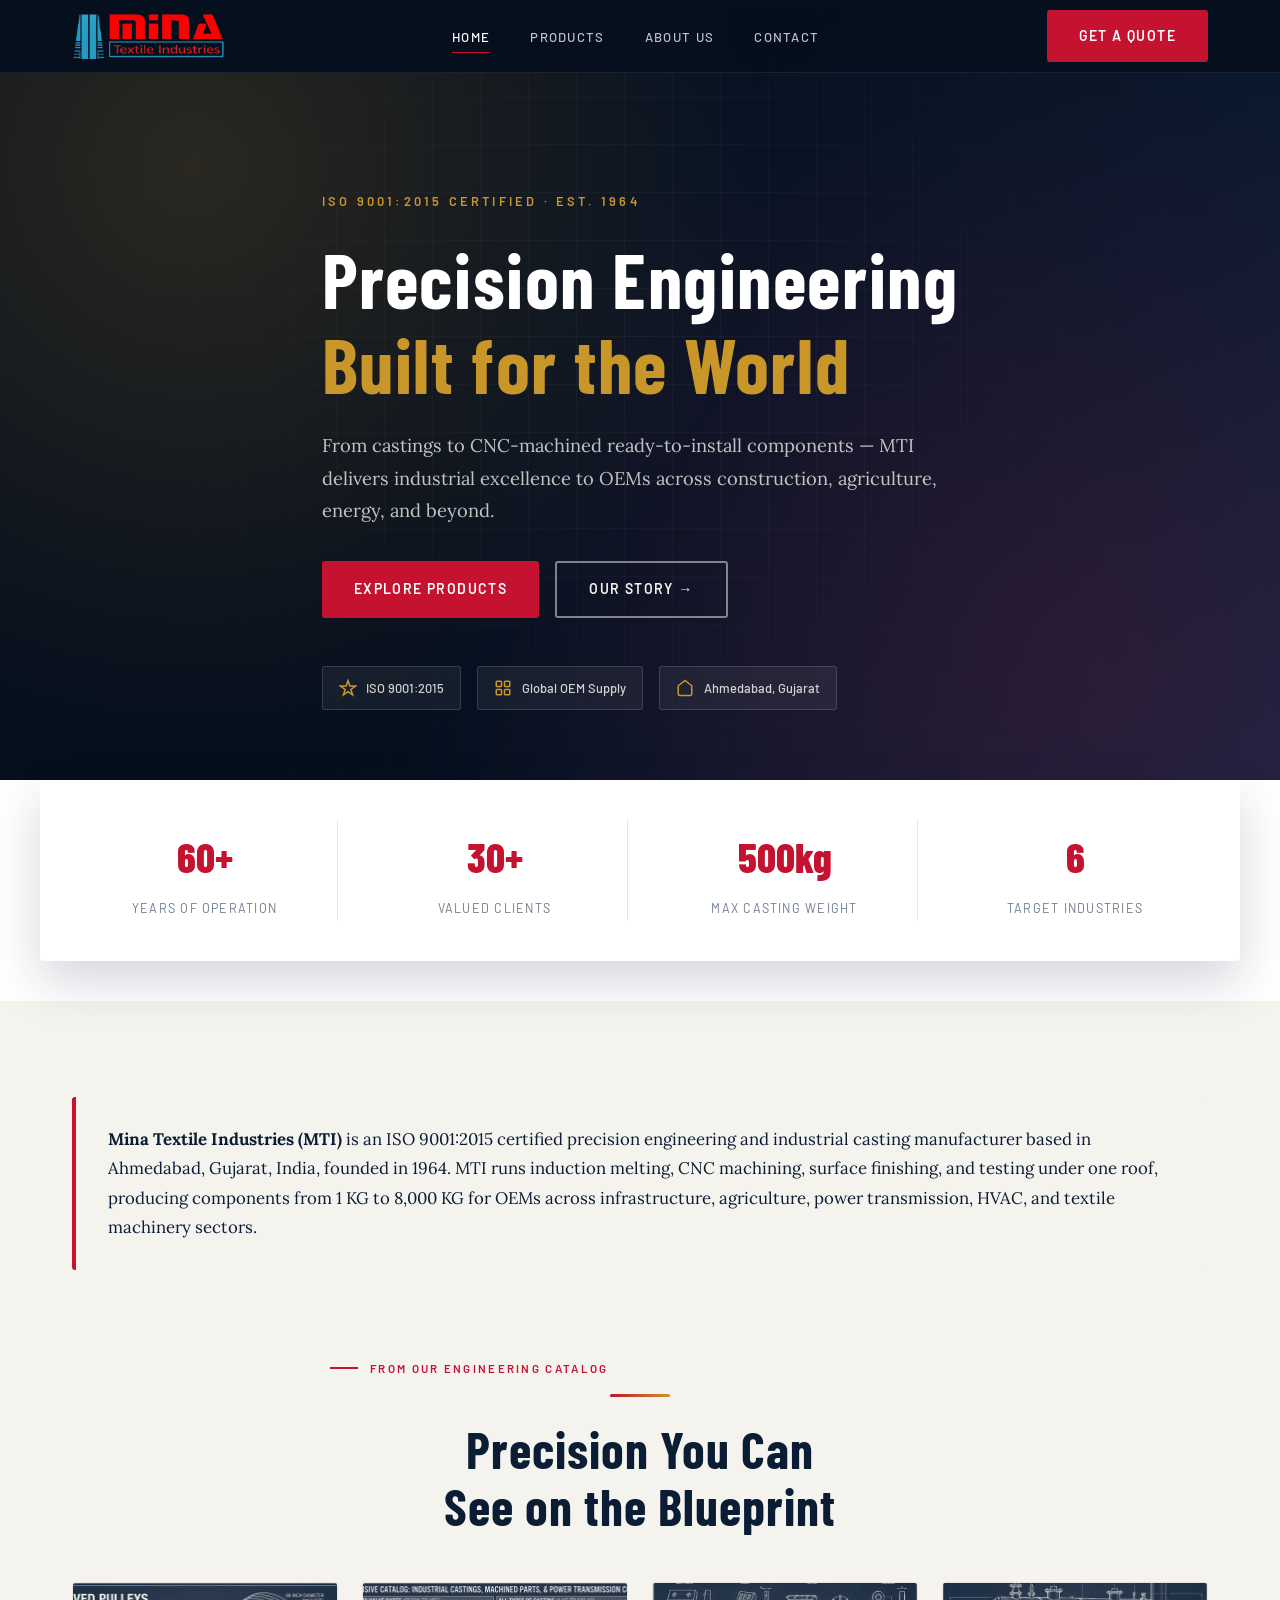
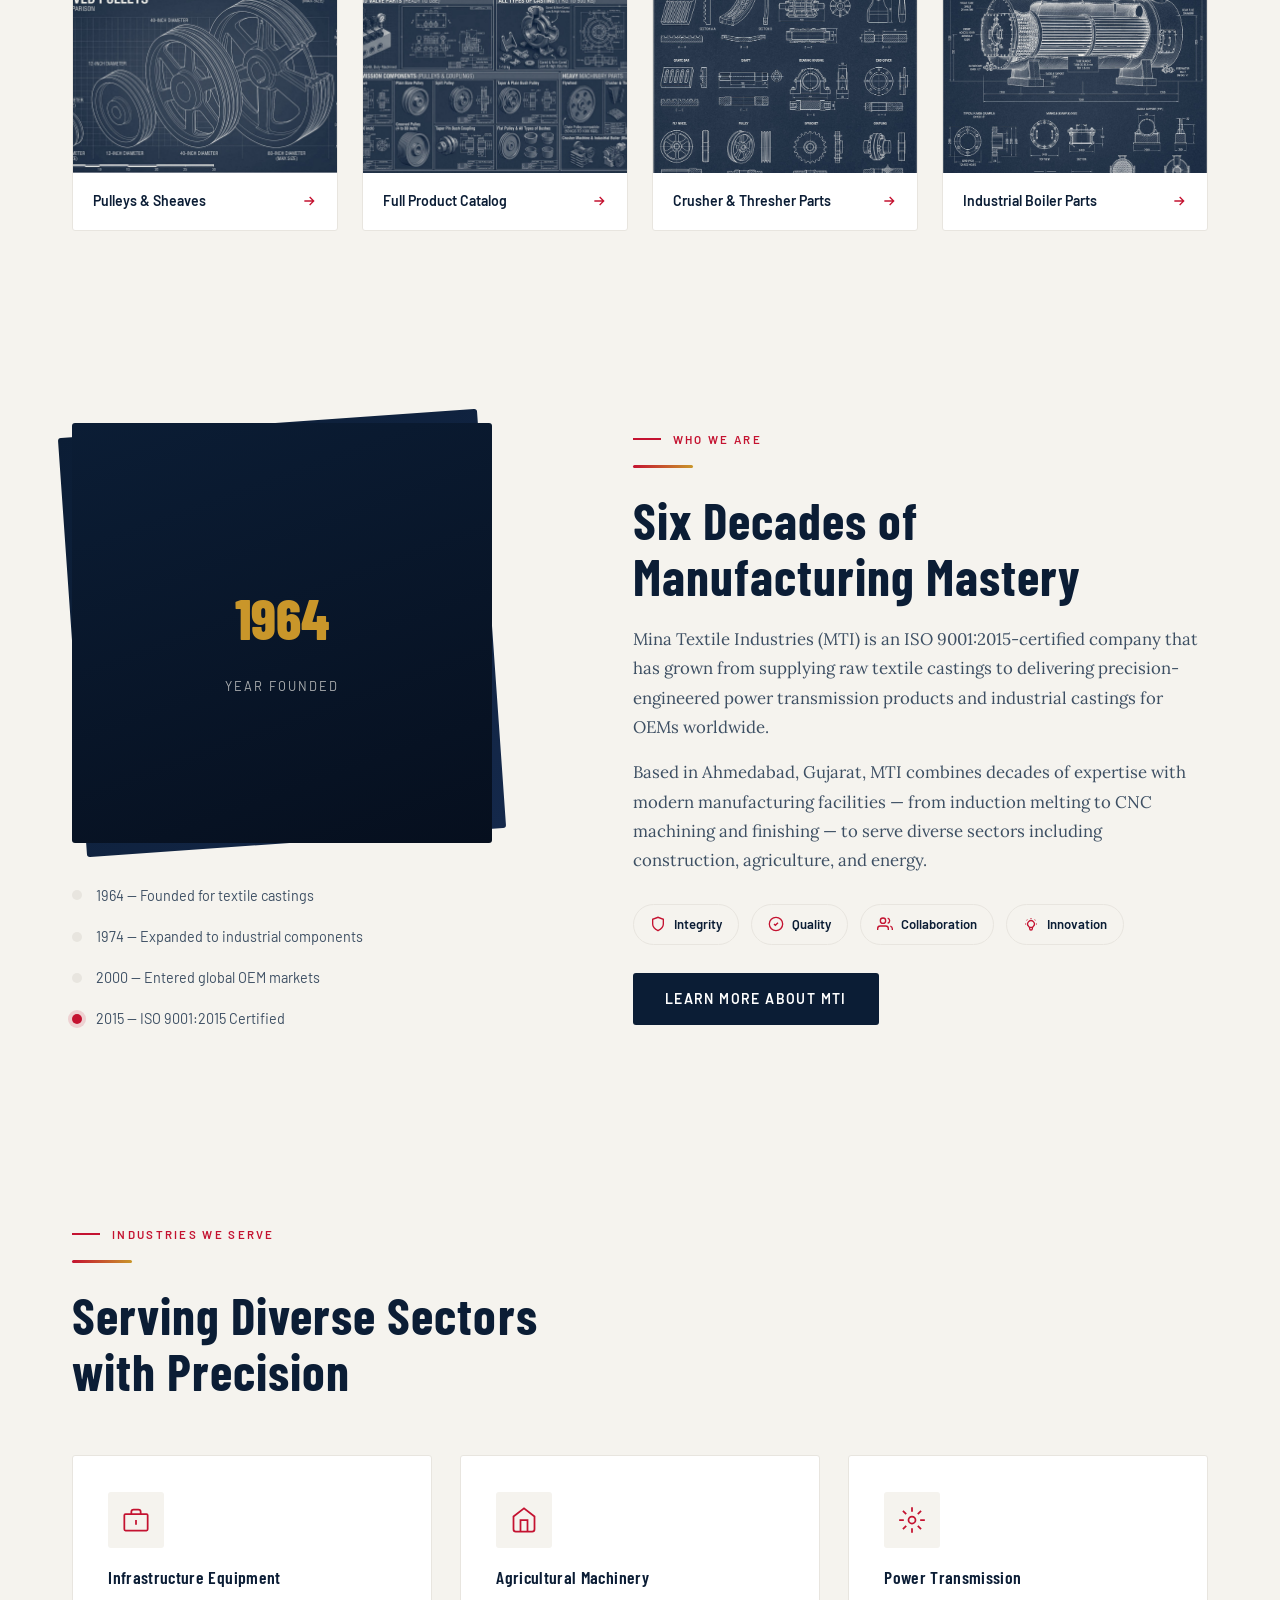
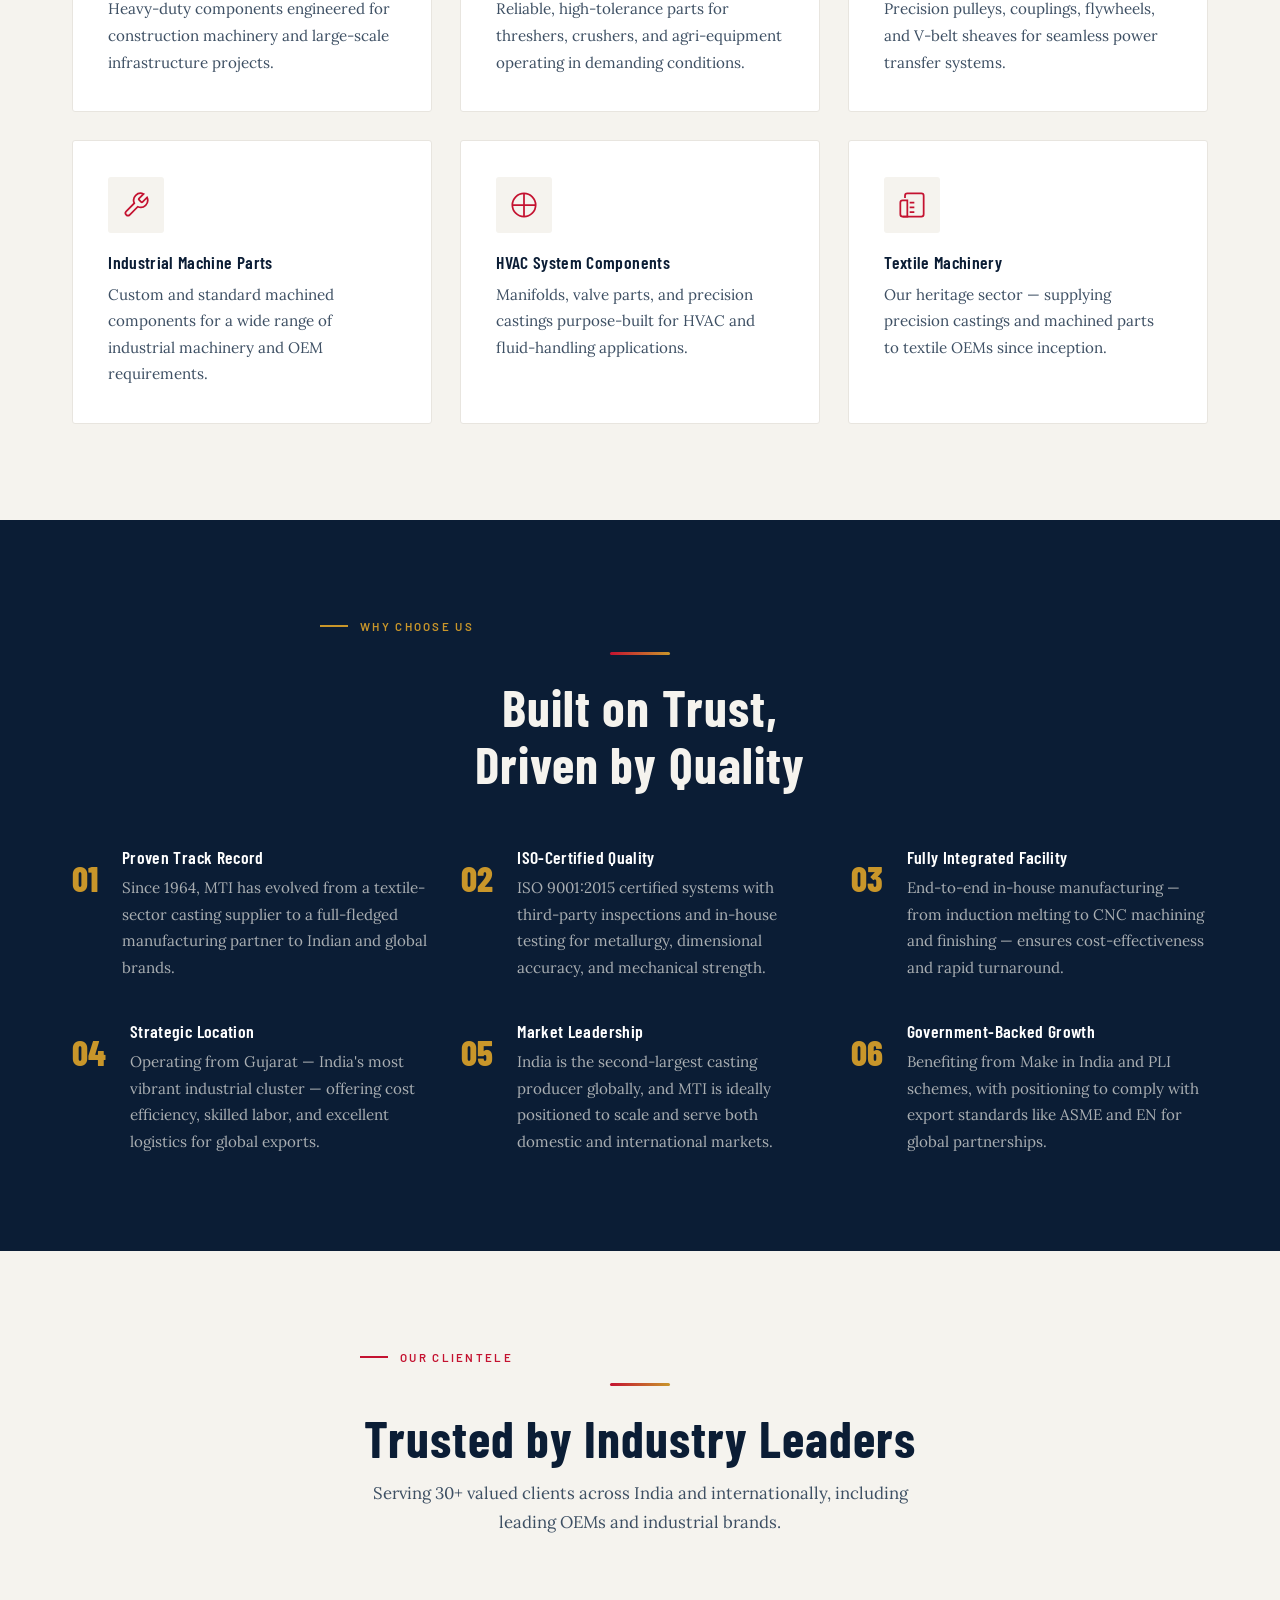
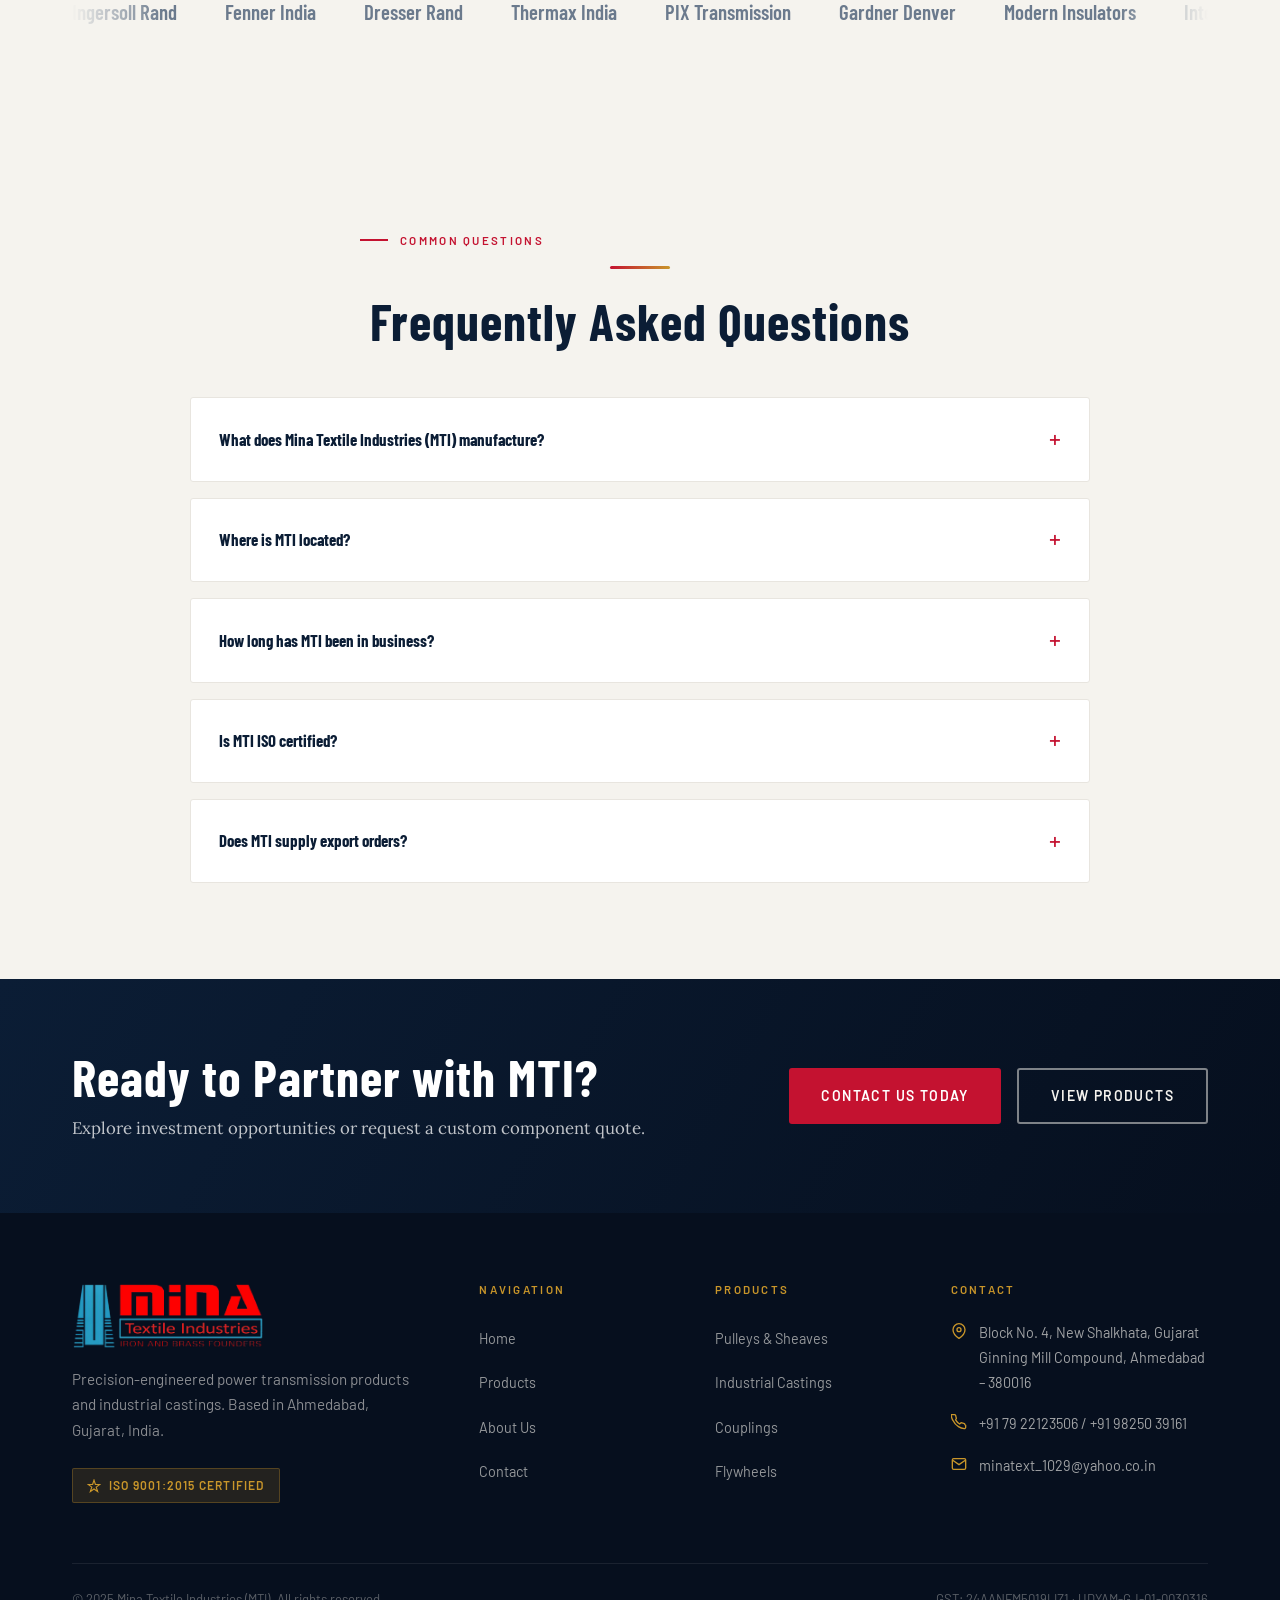
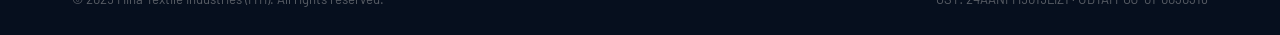
<file: index.html>
<!DOCTYPE html>
<html lang="en">
<head>
  <meta charset="UTF-8" />
  <meta name="viewport" content="width=device-width, initial-scale=1.0" />
  <title>Mina Textile Industries (MTI) | Precision Castings & Machining, Ahmedabad</title>
  <meta name="description" content="ISO 9001:2015 certified manufacturer of precision castings, pulleys, couplings, and CNC-machined industrial components in Ahmedabad, Gujarat. Serving OEMs since 1964 with in-house foundry-to-finish manufacturing." />
  <link rel="canonical" href="https://minatextile.dpdns.org/" />
  <meta name="robots" content="index, follow, max-image-preview:large" />
  <meta name="keywords" content="precision castings India, industrial casting manufacturer Ahmedabad, CNC machining Gujarat, pulley manufacturer India, coupling manufacturer, OEM casting supplier, ISO 9001 foundry Gujarat, power transmission products manufacturer" />
  <meta name="author" content="Mina Textile Industries" />
  <meta name="geo.region" content="IN-GJ" />
  <meta name="geo.placename" content="Ahmedabad" />
  <meta property="og:type" content="website" />
  <meta property="og:site_name" content="Mina Textile Industries" />
  <meta property="og:title" content="Mina Textile Industries (MTI) | Precision Castings & Machining Since 1964" />
  <meta property="og:description" content="ISO 9001:2015 certified foundry and CNC machining partner in Ahmedabad, Gujarat, serving OEMs across India and export markets." />
  <meta property="og:url" content="https://minatextile.dpdns.org/" />
  <meta property="og:image" content="https://minatextile.dpdns.org/mina-logo-full.png" />
  <meta property="og:locale" content="en_IN" />
  <meta name="twitter:card" content="summary" />
  <meta name="twitter:title" content="Mina Textile Industries (MTI) | Precision Castings & Machining Since 1964" />
  <meta name="twitter:description" content="ISO 9001:2015 certified foundry and CNC machining partner in Ahmedabad, Gujarat, serving OEMs since 1964." />
  <link rel="stylesheet" href="styles.css" />

  <!-- JSON-LD: Organization (GEO/AEO entity grounding, reused site-wide) -->
  <script type="application/ld+json">
  {
    "@context": "https://schema.org",
    "@type": "Manufacturer",
    "@id": "https://minatextile.dpdns.org/#organization",
    "name": "Mina Textile Industries",
    "alternateName": "MTI",
    "url": "https://minatextile.dpdns.org/",
    "logo": "https://minatextile.dpdns.org/mina-logo-full.png",
    "foundingDate": "1964",
    "description": "ISO 9001:2015 certified precision engineering and industrial manufacturing company established in 1964, producing castings, power transmission components, pulleys, couplings, manifolds and customized machine parts for OEMs.",
    "slogan": "Precision Engineering Built for the World",
    "address": {
      "@type": "PostalAddress",
      "streetAddress": "Block No. 4, New Shalkhata, Gujarat Ginning Mill Compound, Outside Premdarwaja",
      "addressLocality": "Ahmedabad",
      "addressRegion": "Gujarat",
      "postalCode": "380016",
      "addressCountry": "IN"
    },
    "geo": { "@type": "GeoCoordinates", "latitude": 23.0301, "longitude": 72.5859 },
    "telephone": "+91-79-22123506",
    "email": "minatext_1029@yahoo.co.in",
    "founder": [
      { "@type": "Person", "name": "Atul V. Salot", "jobTitle": "Chairman" },
      { "@type": "Person", "name": "Milan V. Salot", "jobTitle": "Vice Chairman" }
    ],
    "hasCredential": { "@type": "EducationalOccupationalCredential", "credentialCategory": "ISO 9001:2015 Certification" },
    "areaServed": ["India", "Global export markets"],
    "numberOfEmployees": { "@type": "QuantitativeValue", "description": "60+ years of continuous manufacturing operations" }
  }
  </script>
  <script type="application/ld+json">
  {
    "@context": "https://schema.org",
    "@type": "WebSite",
    "url": "https://minatextile.dpdns.org/",
    "name": "Mina Textile Industries",
    "publisher": { "@id": "https://minatextile.dpdns.org/#organization" }
  }
  </script>
  <!-- JSON-LD: FAQPage (Answer Engine Optimization) -->
  <script type="application/ld+json">
  {
    "@context": "https://schema.org",
    "@type": "FAQPage",
    "mainEntity": [
      {
        "@type": "Question",
        "name": "What does Mina Textile Industries (MTI) manufacture?",
        "acceptedAnswer": { "@type": "Answer", "text": "MTI manufactures precision-engineered industrial castings, power transmission components (pulleys, couplings, flywheels), manifolds, valve parts, and fully machined, ready-to-install parts for OEMs, ranging from 1 KG to 8,000 KG per piece." }
      },
      {
        "@type": "Question",
        "name": "Where is MTI located?",
        "acceptedAnswer": { "@type": "Answer", "text": "MTI's manufacturing facility is located at Block No. 4, New Shalkhata, Gujarat Ginning Mill Compound, Outside Premdarwaja, Ahmedabad - 380016, Gujarat, India, within Gujarat's industrial casting cluster." }
      },
      {
        "@type": "Question",
        "name": "How long has MTI been in business?",
        "acceptedAnswer": { "@type": "Answer", "text": "MTI was founded in 1964 and has over 60 years of continuous experience in foundry operations and precision engineering, supplying OEMs such as Ingersoll Rand, Fenner India, Dresser Rand, and Gardner Denver." }
      },
      {
        "@type": "Question",
        "name": "Is MTI ISO certified?",
        "acceptedAnswer": { "@type": "Answer", "text": "Yes. MTI holds ISO 9001:2015 certification for its quality management systems, backed by in-house metallurgical, dimensional, and mechanical testing plus third-party inspection access." }
      }
    ]
  }
  </script>
</head>
<body>
<a class="skip-link" href="#main">Skip to main content</a>

  <!-- NAVBAR -->
  <nav class="navbar" role="navigation" aria-label="Main">
    <div class="navbar__inner">
      <a href="index.html" class="navbar__logo">
        <img src="mina-logo-compact.png" alt="Mina Textile Industries (MTI) logo" class="navbar__logo-img" width="910" height="274" />
      </a>
      <ul class="navbar__nav">
        <li><a href="index.html" class="active" aria-current="page">Home</a></li>
        <li><a href="products.html">Products</a></li>
        <li><a href="about.html">About Us</a></li>
        <li><a href="contact.html">Contact</a></li>
      </ul>
      <div class="navbar__cta">
        <a href="contact.html" class="btn btn-primary">Get a Quote</a>
        <button class="hamburger" aria-label="Open menu" aria-expanded="false">
          <span></span><span></span><span></span>
        </button>
      </div>
    </div>
  </nav>

  <!-- HERO -->
  <section class="hero" id="main">
    <div class="hero__bg"></div>
    <div class="hero__overlay"></div>
    <div class="container hero__content">
      <p class="hero__eyebrow">ISO 9001:2015 Certified · Est. 1964</p>
      <h1 class="hero__title">Precision Engineering<br /><em>Built for the World</em></h1>
      <p class="hero__sub">
        From castings to CNC-machined ready-to-install components — MTI delivers
        industrial excellence to OEMs across construction, agriculture, energy, and beyond.
      </p>
      <div class="hero__actions">
        <a href="products.html" class="btn btn-primary">Explore Products</a>
        <a href="about.html" class="btn btn-outline">Our Story →</a>
      </div>
      <div class="hero__badges">
        <div class="hero__badge">
          <svg width="18" height="18" viewBox="0 0 24 24" fill="none" stroke="currentColor" stroke-width="2"><path d="M12 2l2.4 7.4H22l-6.2 4.5 2.4 7.4L12 17l-6.2 4.3 2.4-7.4L2 9.4h7.6z"/></svg>
          ISO 9001:2015
        </div>
        <div class="hero__badge">
          <svg width="18" height="18" viewBox="0 0 24 24" fill="none" stroke="currentColor" stroke-width="2"><rect x="3" y="3" width="7" height="7" rx="1"/><rect x="14" y="3" width="7" height="7" rx="1"/><rect x="3" y="14" width="7" height="7" rx="1"/><rect x="14" y="14" width="7" height="7" rx="1"/></svg>
          Global OEM Supply
        </div>
        <div class="hero__badge">
          <svg width="18" height="18" viewBox="0 0 24 24" fill="none" stroke="currentColor" stroke-width="2"><path d="M3 9l9-7 9 7v11a2 2 0 01-2 2H5a2 2 0 01-2-2z"/></svg>
          Ahmedabad, Gujarat
        </div>
      </div>
    </div>
  </section>

  <!-- STATS -->
  <section class="stats-band">
    <div class="container stats-band__grid">
      <div class="stat-card fade-up">
        <span class="stat-card__num"><span data-target="60">0</span>+</span>
        <span class="stat-card__label">Years of Operation</span>
      </div>
      <div class="stat-card fade-up">
        <span class="stat-card__num"><span data-target="30">0</span>+</span>
        <span class="stat-card__label">Valued Clients</span>
      </div>
      <div class="stat-card fade-up">
        <span class="stat-card__num"><span data-target="500">0</span>kg</span>
        <span class="stat-card__label">Max Casting Weight</span>
      </div>
      <div class="stat-card fade-up">
        <span class="stat-card__num"><span data-target="6">0</span></span>
        <span class="stat-card__label">Target Industries</span>
      </div>
    </div>
  </section>

  <!-- DIRECT ANSWER (GEO) -->
  <section class="section" style="padding-bottom: 0;">
    <div class="container">
      <div class="answer-box fade-up">
        <p><strong>Mina Textile Industries (MTI)</strong> is an ISO 9001:2015 certified precision engineering and industrial casting manufacturer based in Ahmedabad, Gujarat, India, founded in 1964. MTI runs induction melting, CNC machining, surface finishing, and testing under one roof, producing components from 1 KG to 8,000 KG for OEMs across infrastructure, agriculture, power transmission, HVAC, and textile machinery sectors.</p>
      </div>
    </div>
  </section>

  <!-- PRODUCT HIGHLIGHTS GALLERY -->
  <section class="section" style="padding-top:2.5rem;">
    <div class="container">
      <div class="section-header fade-up" style="text-align:center;max-width:620px;margin:0 auto 3rem;">
        <span class="section-label">From Our Engineering Catalog</span>
        <div class="amber-bar" style="margin:0 auto 1.5rem;"></div>
        <h2>Precision You Can<br />See on the Blueprint</h2>
      </div>
      <div class="highlight-gallery__grid">
        <a href="products.html" class="highlight-card fade-up">
          <img src="grooved_pulleys_hero.jpg" alt="Blueprint scale comparison of MTI grooved pulleys from 4-inch to 80-inch diameter" loading="lazy" width="700" height="380" />
          <div class="highlight-card__label">Pulleys &amp; Sheaves <svg width="16" height="16" viewBox="0 0 24 24" fill="none" stroke="currentColor" stroke-width="2"><path d="M5 12h14M13 6l6 6-6 6"/></svg></div>
        </a>
        <a href="products.html" class="highlight-card fade-up">
          <img src="comprehensive_catalog.jpg" alt="Comprehensive blueprint catalog of MTI's castings, machined parts, and power transmission components" loading="lazy" width="700" height="380" />
          <div class="highlight-card__label">Full Product Catalog <svg width="16" height="16" viewBox="0 0 24 24" fill="none" stroke="currentColor" stroke-width="2"><path d="M5 12h14M13 6l6 6-6 6"/></svg></div>
        </a>
        <a href="products.html" class="highlight-card fade-up">
          <img src="crusher_thresher_parts_grid.jpg" alt="Blueprint grid of crusher and thresher machinery parts including jaw plates, liners, rotors, and hammers" loading="lazy" width="700" height="380" />
          <div class="highlight-card__label">Crusher &amp; Thresher Parts <svg width="16" height="16" viewBox="0 0 24 24" fill="none" stroke="currentColor" stroke-width="2"><path d="M5 12h14M13 6l6 6-6 6"/></svg></div>
        </a>
        <a href="products.html" class="highlight-card fade-up">
          <img src="industrial_boiler.jpg" alt="Technical blueprint of an industrial fire-tube boiler with dimensioned flanges and manholes" loading="lazy" width="700" height="380" />
          <div class="highlight-card__label">Industrial Boiler Parts <svg width="16" height="16" viewBox="0 0 24 24" fill="none" stroke="currentColor" stroke-width="2"><path d="M5 12h14M13 6l6 6-6 6"/></svg></div>
        </a>
      </div>
    </div>
  </section>

  <!-- ABOUT SNAPSHOT -->
  <section class="section about-snap">
    <div class="container about-snap__grid">
      <div class="about-snap__visual fade-up">
        <div class="about-snap__img-wrap">
          <div class="about-snap__geo geo1"></div>
          <div class="about-snap__geo geo2"></div>
          <div class="about-snap__inner-card">
            <p class="inner-card__year">1964</p>
            <p class="inner-card__label">Year Founded</p>
          </div>
        </div>
        <div class="about-snap__timeline">
          <div class="tl-item"><span class="tl-dot"></span><span class="tl-text">1964 — Founded for textile castings</span></div>
          <div class="tl-item"><span class="tl-dot"></span><span class="tl-text">1974 — Expanded to industrial components</span></div>
          <div class="tl-item"><span class="tl-dot"></span><span class="tl-text">2000 — Entered global OEM markets</span></div>
          <div class="tl-item"><span class="tl-dot active"></span><span class="tl-text">2015 — ISO 9001:2015 Certified</span></div>
        </div>
      </div>
      <div class="about-snap__text fade-up">
        <span class="section-label">Who We Are</span>
        <div class="amber-bar"></div>
        <h2>Six Decades of<br />Manufacturing Mastery</h2>
        <p style="margin:1.25rem 0 1rem;">
          Mina Textile Industries (MTI) is an ISO 9001:2015-certified company that has grown
          from supplying raw textile castings to delivering precision-engineered power
          transmission products and industrial castings for OEMs worldwide.
        </p>
        <p>
          Based in Ahmedabad, Gujarat, MTI combines decades of expertise with modern
          manufacturing facilities — from induction melting to CNC machining and finishing —
          to serve diverse sectors including construction, agriculture, and energy.
        </p>
        <div class="about-snap__values">
          <div class="value-chip">
            <svg width="16" height="16" viewBox="0 0 24 24" fill="none" stroke="currentColor" stroke-width="2"><path d="M12 22s8-4 8-10V5l-8-3-8 3v7c0 6 8 10 8 10z"/></svg>
            Integrity
          </div>
          <div class="value-chip">
            <svg width="16" height="16" viewBox="0 0 24 24" fill="none" stroke="currentColor" stroke-width="2"><circle cx="12" cy="12" r="10"/><path d="M9 12l2 2 4-4"/></svg>
            Quality
          </div>
          <div class="value-chip">
            <svg width="16" height="16" viewBox="0 0 24 24" fill="none" stroke="currentColor" stroke-width="2"><path d="M17 21v-2a4 4 0 00-4-4H5a4 4 0 00-4 4v2"/><circle cx="9" cy="7" r="4"/><path d="M23 21v-2a4 4 0 00-3-3.87m-4-12a4 4 0 010 7.75"/></svg>
            Collaboration
          </div>
          <div class="value-chip">
            <svg width="16" height="16" viewBox="0 0 24 24" fill="none" stroke="currentColor" stroke-width="2"><path d="M9.663 17h4.673M12 3v1m6.364 1.636l-.707.707M21 12h-1M4 12H3m3.343-5.657l-.707-.707m2.828 9.9a5 5 0 117.072 0l-.548.547A3.374 3.374 0 0014 18.469V19a2 2 0 11-4 0v-.531c0-.895-.356-1.754-.988-2.386l-.548-.547z"/></svg>
            Innovation
          </div>
        </div>
        <a href="about.html" class="btn btn-navy" style="margin-top:1.75rem;">Learn More About MTI</a>
      </div>
    </div>
  </section>

  <!-- TARGET MARKETS -->
  <section class="section section--gray markets">
    <div class="container">
      <div class="section-header fade-up">
        <span class="section-label">Industries We Serve</span>
        <div class="amber-bar"></div>
        <h2>Serving Diverse Sectors<br />with Precision</h2>
      </div>
      <div class="markets__grid">
        <div class="market-card fade-up">
          <div class="market-card__icon">
            <svg width="28" height="28" viewBox="0 0 24 24" fill="none" stroke="currentColor" stroke-width="1.5"><rect x="2" y="7" width="20" height="14" rx="1"/><path d="M16 7V5a2 2 0 00-2-2h-4a2 2 0 00-2 2v2"/><line x1="12" y1="12" x2="12" y2="16"/></svg>
          </div>
          <h4>Infrastructure Equipment</h4>
          <p>Heavy-duty components engineered for construction machinery and large-scale infrastructure projects.</p>
        </div>
        <div class="market-card fade-up">
          <div class="market-card__icon">
            <svg width="28" height="28" viewBox="0 0 24 24" fill="none" stroke="currentColor" stroke-width="1.5"><path d="M3 9l9-7 9 7v11a2 2 0 01-2 2H5a2 2 0 01-2-2z"/><path d="M9 22V12h6v10"/></svg>
          </div>
          <h4>Agricultural Machinery</h4>
          <p>Reliable, high-tolerance parts for threshers, crushers, and agri-equipment operating in demanding conditions.</p>
        </div>
        <div class="market-card fade-up">
          <div class="market-card__icon">
            <svg width="28" height="28" viewBox="0 0 24 24" fill="none" stroke="currentColor" stroke-width="1.5"><circle cx="12" cy="12" r="3"/><path d="M12 1v4M12 19v4M4.22 4.22l2.83 2.83M16.95 16.95l2.83 2.83M1 12h4M19 12h4M4.22 19.78l2.83-2.83M16.95 7.05l2.83-2.83"/></svg>
          </div>
          <h4>Power Transmission</h4>
          <p>Precision pulleys, couplings, flywheels, and V-belt sheaves for seamless power transfer systems.</p>
        </div>
        <div class="market-card fade-up">
          <div class="market-card__icon">
            <svg width="28" height="28" viewBox="0 0 24 24" fill="none" stroke="currentColor" stroke-width="1.5"><path d="M14.7 6.3a1 1 0 000 1.4l1.6 1.6a1 1 0 001.4 0l3.77-3.77a6 6 0 01-7.94 7.94l-6.91 6.91a2.12 2.12 0 01-3-3l6.91-6.91a6 6 0 017.94-7.94l-3.76 3.76z"/></svg>
          </div>
          <h4>Industrial Machine Parts</h4>
          <p>Custom and standard machined components for a wide range of industrial machinery and OEM requirements.</p>
        </div>
        <div class="market-card fade-up">
          <div class="market-card__icon">
            <svg width="28" height="28" viewBox="0 0 24 24" fill="none" stroke="currentColor" stroke-width="1.5"><path d="M2 12h20M2 12c0 5.5 4.5 10 10 10s10-4.5 10-10M2 12C2 6.5 6.5 2 12 2s10 4.5 10 10"/><path d="M12 2v20"/></svg>
          </div>
          <h4>HVAC System Components</h4>
          <p>Manifolds, valve parts, and precision castings purpose-built for HVAC and fluid-handling applications.</p>
        </div>
        <div class="market-card fade-up">
          <div class="market-card__icon">
            <svg width="28" height="28" viewBox="0 0 24 24" fill="none" stroke="currentColor" stroke-width="1.5"><path d="M4 22h16a2 2 0 002-2V4a2 2 0 00-2-2H8a2 2 0 00-2 2v2"/><path d="M4 22a2 2 0 01-2-2V10c0-1.1.9-2 2-2h4v14H4z"/><path d="M10 14h4M10 18h4M10 10h4"/></svg>
          </div>
          <h4>Textile Machinery</h4>
          <p>Our heritage sector — supplying precision castings and machined parts to textile OEMs since inception.</p>
        </div>
      </div>
    </div>
  </section>

  <!-- WHY MTI -->
  <section class="section why-mti section--dark">
    <div class="container">
      <div class="section-header fade-up" style="text-align:center;max-width:640px;margin:0 auto 3.5rem;">
        <span class="section-label">Why Choose Us</span>
        <div class="amber-bar" style="margin:0 auto 1.5rem;"></div>
        <h2>Built on Trust,<br />Driven by Quality</h2>
      </div>
      <div class="why-grid">
        <div class="why-item fade-up">
          <div class="why-item__num">01</div>
          <div>
            <h4>Proven Track Record</h4>
            <p>Since 1964, MTI has evolved from a textile-sector casting supplier to a full-fledged manufacturing partner to Indian and global brands.</p>
          </div>
        </div>
        <div class="why-item fade-up">
          <div class="why-item__num">02</div>
          <div>
            <h4>ISO-Certified Quality</h4>
            <p>ISO 9001:2015 certified systems with third-party inspections and in-house testing for metallurgy, dimensional accuracy, and mechanical strength.</p>
          </div>
        </div>
        <div class="why-item fade-up">
          <div class="why-item__num">03</div>
          <div>
            <h4>Fully Integrated Facility</h4>
            <p>End-to-end in-house manufacturing — from induction melting to CNC machining and finishing — ensures cost-effectiveness and rapid turnaround.</p>
          </div>
        </div>
        <div class="why-item fade-up">
          <div class="why-item__num">04</div>
          <div>
            <h4>Strategic Location</h4>
            <p>Operating from Gujarat — India's most vibrant industrial cluster — offering cost efficiency, skilled labor, and excellent logistics for global exports.</p>
          </div>
        </div>
        <div class="why-item fade-up">
          <div class="why-item__num">05</div>
          <div>
            <h4>Market Leadership</h4>
            <p>India is the second-largest casting producer globally, and MTI is ideally positioned to scale and serve both domestic and international markets.</p>
          </div>
        </div>
        <div class="why-item fade-up">
          <div class="why-item__num">06</div>
          <div>
            <h4>Government-Backed Growth</h4>
            <p>Benefiting from Make in India and PLI schemes, with positioning to comply with export standards like ASME and EN for global partnerships.</p>
          </div>
        </div>
      </div>
    </div>
  </section>

  <!-- KEY CLIENTS -->
  <section class="section clients">
    <div class="container">
      <div class="section-header fade-up" style="text-align:center;max-width:560px;margin:0 auto 3rem;">
        <span class="section-label">Our Clientele</span>
        <div class="amber-bar" style="margin:0 auto 1.5rem;"></div>
        <h2>Trusted by Industry Leaders</h2>
        <p style="margin-top:.75rem;">Serving 30+ valued clients across India and internationally, including leading OEMs and industrial brands.</p>
      </div>
      <div class="clients__marquee-wrap">
        <div class="clients__marquee">
          <div class="clients__track">
            <span>Ingersoll Rand</span><span>Fenner India</span><span>Dresser Rand</span>
            <span>Thermax India</span><span>PIX Transmission</span><span>Gardner Denver</span>
            <span>Modern Insulators</span><span>International Combustion</span>
            <span>McNally Sayaji Engineering</span><span>Amman Apollo India</span>
            <span>Kemtron Technologies</span><span>Solitaire Machine Tools</span>
            <!-- duplicate for seamless loop -->
            <span>Ingersoll Rand</span><span>Fenner India</span><span>Dresser Rand</span>
            <span>Thermax India</span><span>PIX Transmission</span><span>Gardner Denver</span>
            <span>Modern Insulators</span><span>International Combustion</span>
            <span>McNally Sayaji Engineering</span><span>Amman Apollo India</span>
            <span>Kemtron Technologies</span><span>Solitaire Machine Tools</span>
          </div>
        </div>
      </div>
    </div>
  </section>

  <!-- FAQ (AEO) -->
  <section class="section section--gray">
    <div class="container">
      <div class="section-header fade-up" style="text-align:center;max-width:560px;margin:0 auto 3rem;">
        <span class="section-label">Common Questions</span>
        <div class="amber-bar" style="margin:0 auto 1.5rem;"></div>
        <h2>Frequently Asked Questions</h2>
      </div>
      <div class="faq-list" style="margin:0 auto;">
        <details class="faq-item">
          <summary>What does Mina Textile Industries (MTI) manufacture?</summary>
          <div class="faq-answer"><p>MTI manufactures precision-engineered industrial castings, power transmission components such as pulleys and couplings, manifolds, valve parts, and fully machined, ready-to-install components for OEMs, in weights from 1 KG to 8,000 KG per piece. See the full <a href="products.html">product range</a>.</p></div>
        </details>
        <details class="faq-item">
          <summary>Where is MTI located?</summary>
          <div class="faq-answer"><p>MTI's manufacturing facility is in Ahmedabad, Gujarat, India — within one of India's largest foundry clusters. Full address and directions are on the <a href="contact.html">Contact page</a>.</p></div>
        </details>
        <details class="faq-item">
          <summary>How long has MTI been in business?</summary>
          <div class="faq-answer"><p>MTI was founded in 1964 and has over 60 years of continuous manufacturing experience, evolving from a textile-sector casting supplier into a diversified industrial component manufacturer.</p></div>
        </details>
        <details class="faq-item">
          <summary>Is MTI ISO certified?</summary>
          <div class="faq-answer"><p>Yes, MTI is ISO 9001:2015 certified and performs in-house metallurgical, dimensional, and mechanical testing, with access to third-party inspection facilities.</p></div>
        </details>
        <details class="faq-item">
          <summary>Does MTI supply export orders?</summary>
          <div class="faq-answer"><p>Yes. MTI manufactures to international standards including ASME and EN, and its Gujarat location provides efficient logistics for export shipments.</p></div>
        </details>
      </div>
    </div>
  </section>

  <!-- CTA BAND -->
  <section class="cta-band">
    <div class="container cta-band__inner fade-up">
      <div>
        <h2 style="color:var(--white);">Ready to Partner with MTI?</h2>
        <p style="color:rgba(255,255,255,.75);margin-top:.5rem;">Explore investment opportunities or request a custom component quote.</p>
      </div>
      <div style="display:flex;gap:1rem;flex-wrap:wrap;">
        <a href="contact.html" class="btn btn-primary">Contact Us Today</a>
        <a href="products.html" class="btn btn-outline">View Products</a>
      </div>
    </div>
  </section>

  <!-- FOOTER -->
  <footer class="footer">
    <div class="container">
      <div class="footer__grid">
        <div class="footer__brand">
          <img src="mina-logo-full.png" alt="Mina Textile Industries (MTI) — precision castings and industrial components manufacturer" class="footer__brand-img" width="851" height="293" />
          <p>Precision-engineered power transmission products and industrial castings. Based in Ahmedabad, Gujarat, India.</p>
          <div class="iso-badge">
            <svg width="14" height="14" viewBox="0 0 24 24" fill="none" stroke="currentColor" stroke-width="2"><path d="M12 2l2.4 7.4H22l-6.2 4.5 2.4 7.4L12 17l-6.2 4.3 2.4-7.4L2 9.4h7.6z"/></svg>
            ISO 9001:2015 Certified
          </div>
        </div>
        <div class="footer__col">
          <h5>Navigation</h5>
          <ul>
            <li><a href="index.html">Home</a></li>
            <li><a href="products.html">Products</a></li>
            <li><a href="about.html">About Us</a></li>
            <li><a href="contact.html">Contact</a></li>
          </ul>
        </div>
        <div class="footer__col">
          <h5>Products</h5>
          <ul>
            <li><a href="products.html">Pulleys & Sheaves</a></li>
            <li><a href="products.html">Industrial Castings</a></li>
            <li><a href="products.html">Couplings</a></li>
            <li><a href="products.html">Flywheels</a></li>
          </ul>
        </div>
        <div class="footer__col">
          <h5>Contact</h5>
          <div class="footer__contact-item">
            <svg width="16" height="16" viewBox="0 0 24 24" fill="none" stroke="currentColor" stroke-width="2"><path d="M21 10c0 7-9 13-9 13s-9-6-9-13a9 9 0 0118 0z"/><circle cx="12" cy="10" r="3"/></svg>
            <span>Block No. 4, New Shalkhata, Gujarat Ginning Mill Compound, Ahmedabad – 380016</span>
          </div>
          <div class="footer__contact-item">
            <svg width="16" height="16" viewBox="0 0 24 24" fill="none" stroke="currentColor" stroke-width="2"><path d="M22 16.92v3a2 2 0 01-2.18 2 19.79 19.79 0 01-8.63-3.07A19.5 19.5 0 013.07 9.81 19.79 19.79 0 01.18 1.26a2 2 0 012-.27h3a2 2 0 012 1.72c.127.96.361 1.903.7 2.81a2 2 0 01-.45 2.11L6.91 8.91a16 16 0 006.09 6.09l1.21-1.21a2 2 0 012.11-.45c.907.339 1.85.573 2.81.7a2 2 0 011.72 2.02z"/></svg>
            <span>+91 79 22123506 / +91 98250 39161</span>
          </div>
          <div class="footer__contact-item">
            <svg width="16" height="16" viewBox="0 0 24 24" fill="none" stroke="currentColor" stroke-width="2"><path d="M4 4h16c1.1 0 2 .9 2 2v12c0 1.1-.9 2-2 2H4c-1.1 0-2-.9-2-2V6c0-1.1.9-2 2-2z"/><polyline points="22,6 12,13 2,6"/></svg>
            <span>minatext_1029@yahoo.co.in</span>
          </div>
        </div>
      </div>
      <div class="footer__bottom">
        <span>© 2025 Mina Textile Industries (MTI). All rights reserved.</span>
        <span>GST: 24AANFM5019LIZ1 · UDYAM-GJ-01-0030316</span>
      </div>
    </div>
  </footer>

  <script src="main.js"></script>
</body>
</html>
</file>
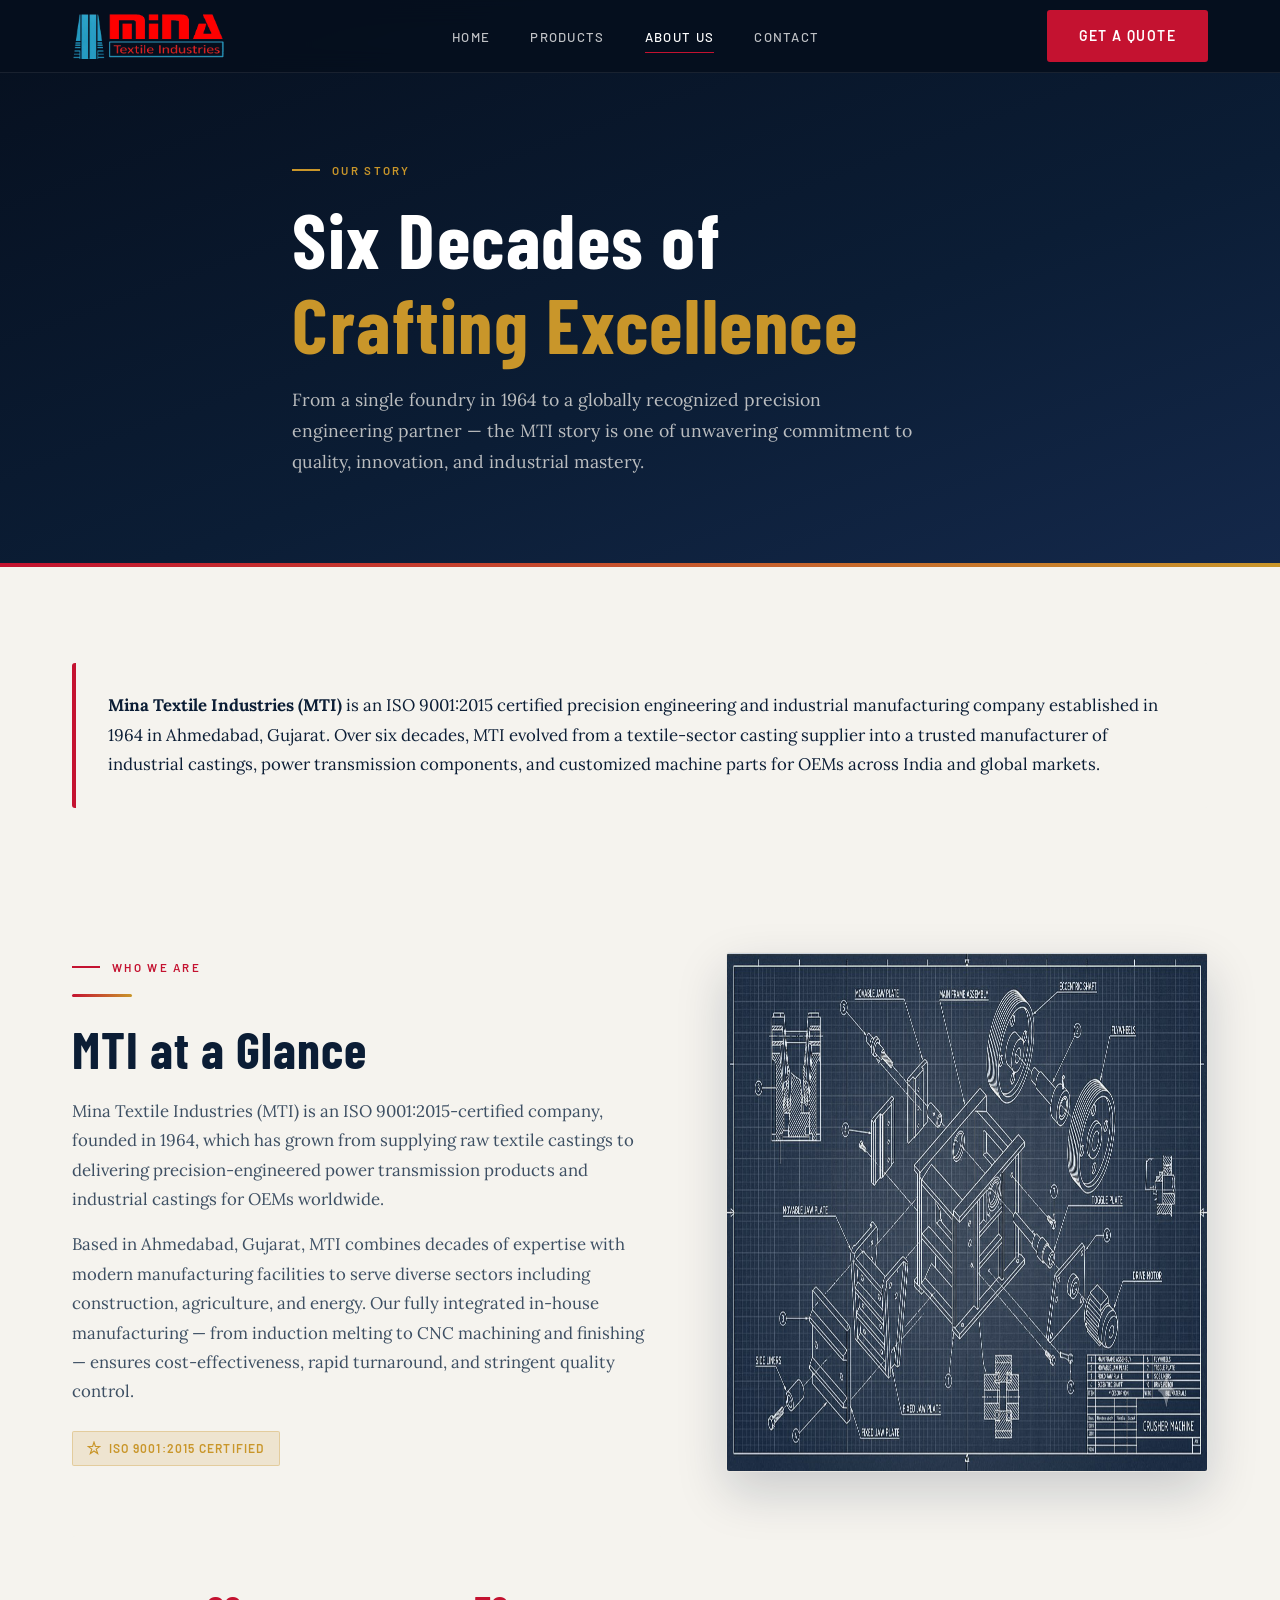
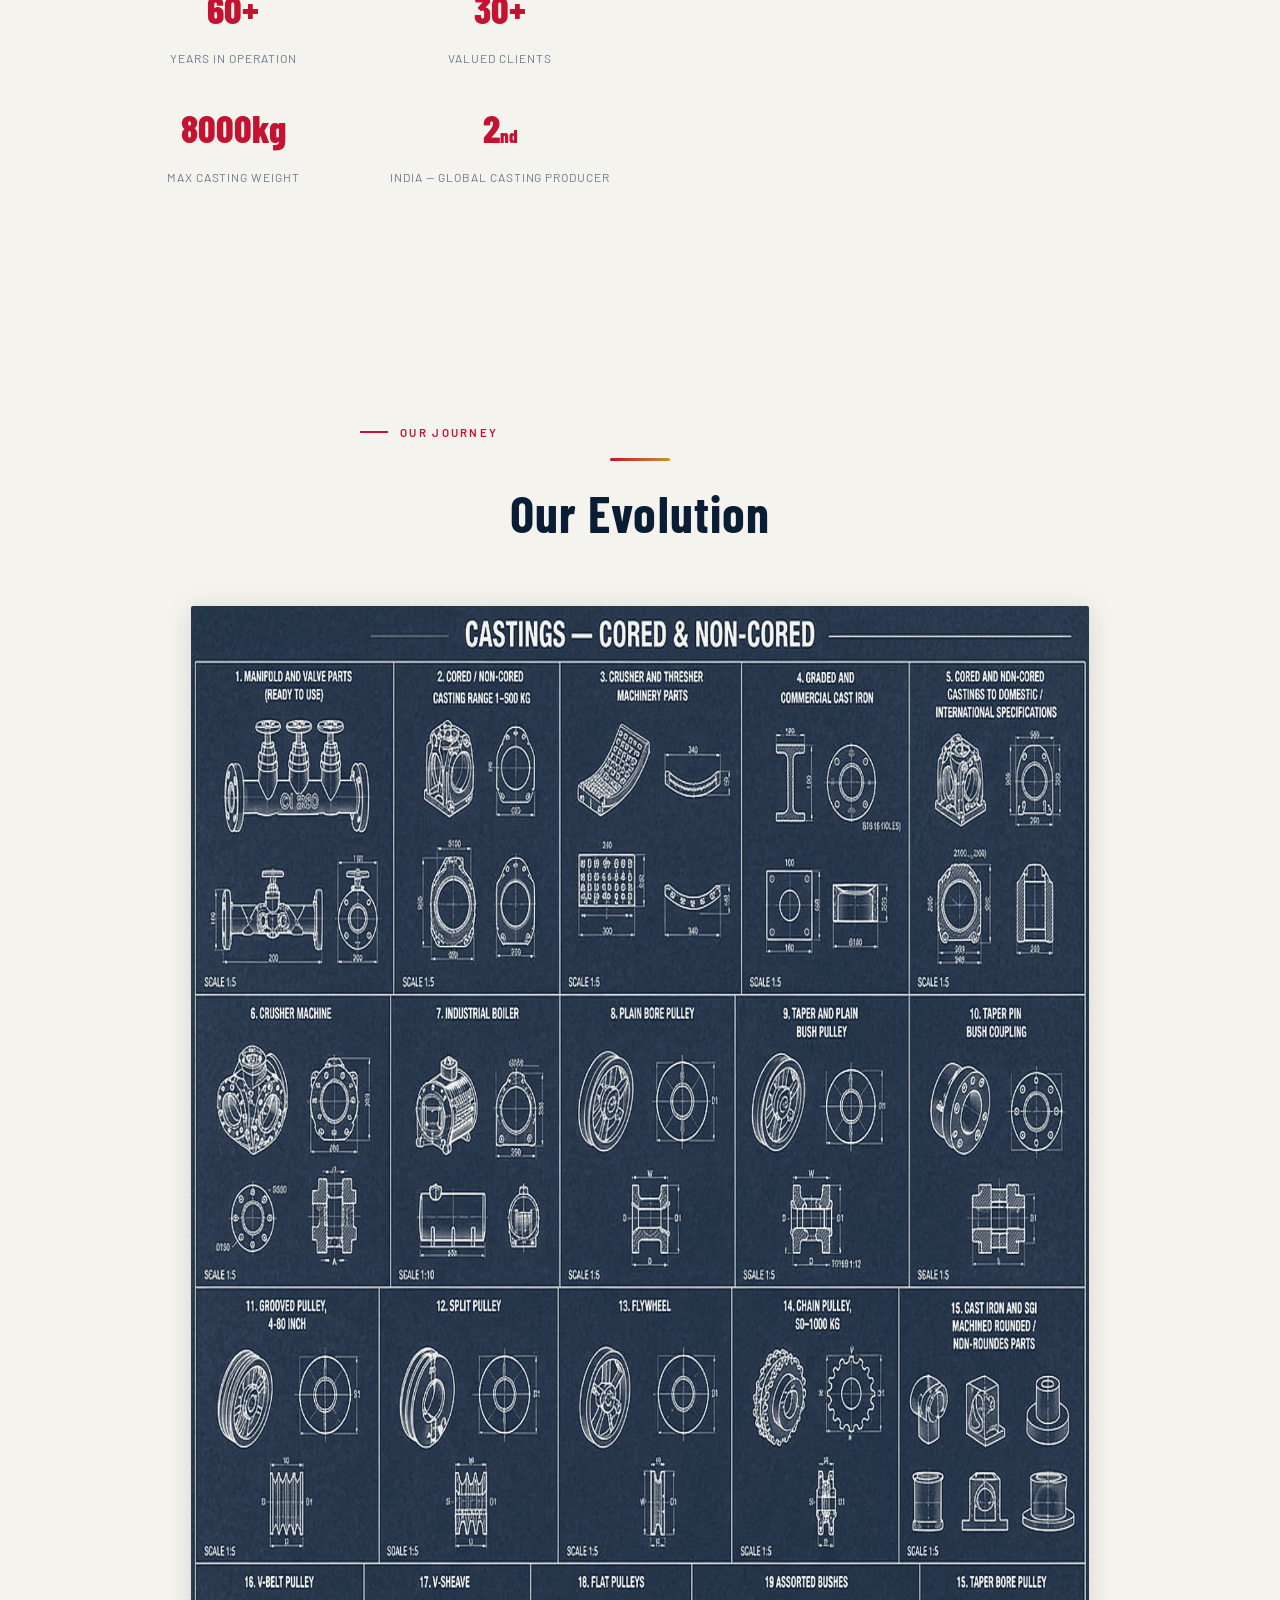
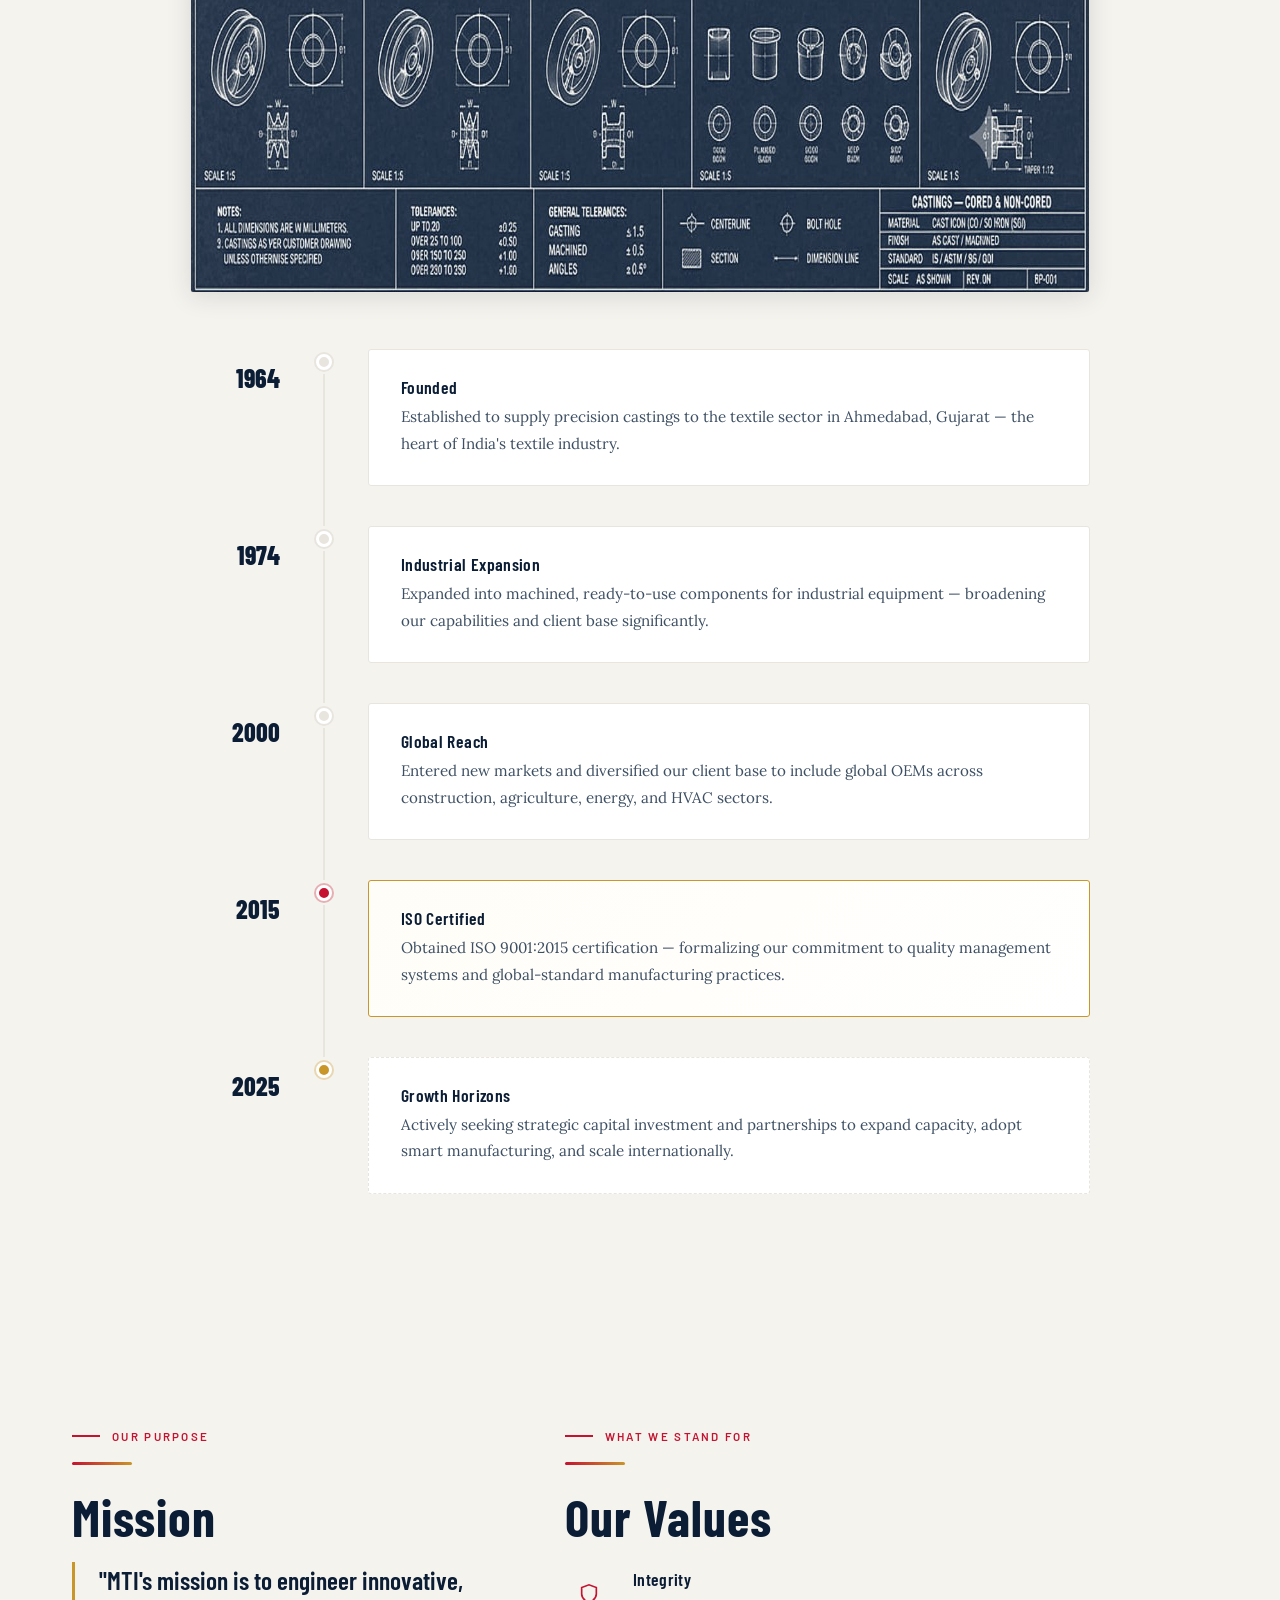
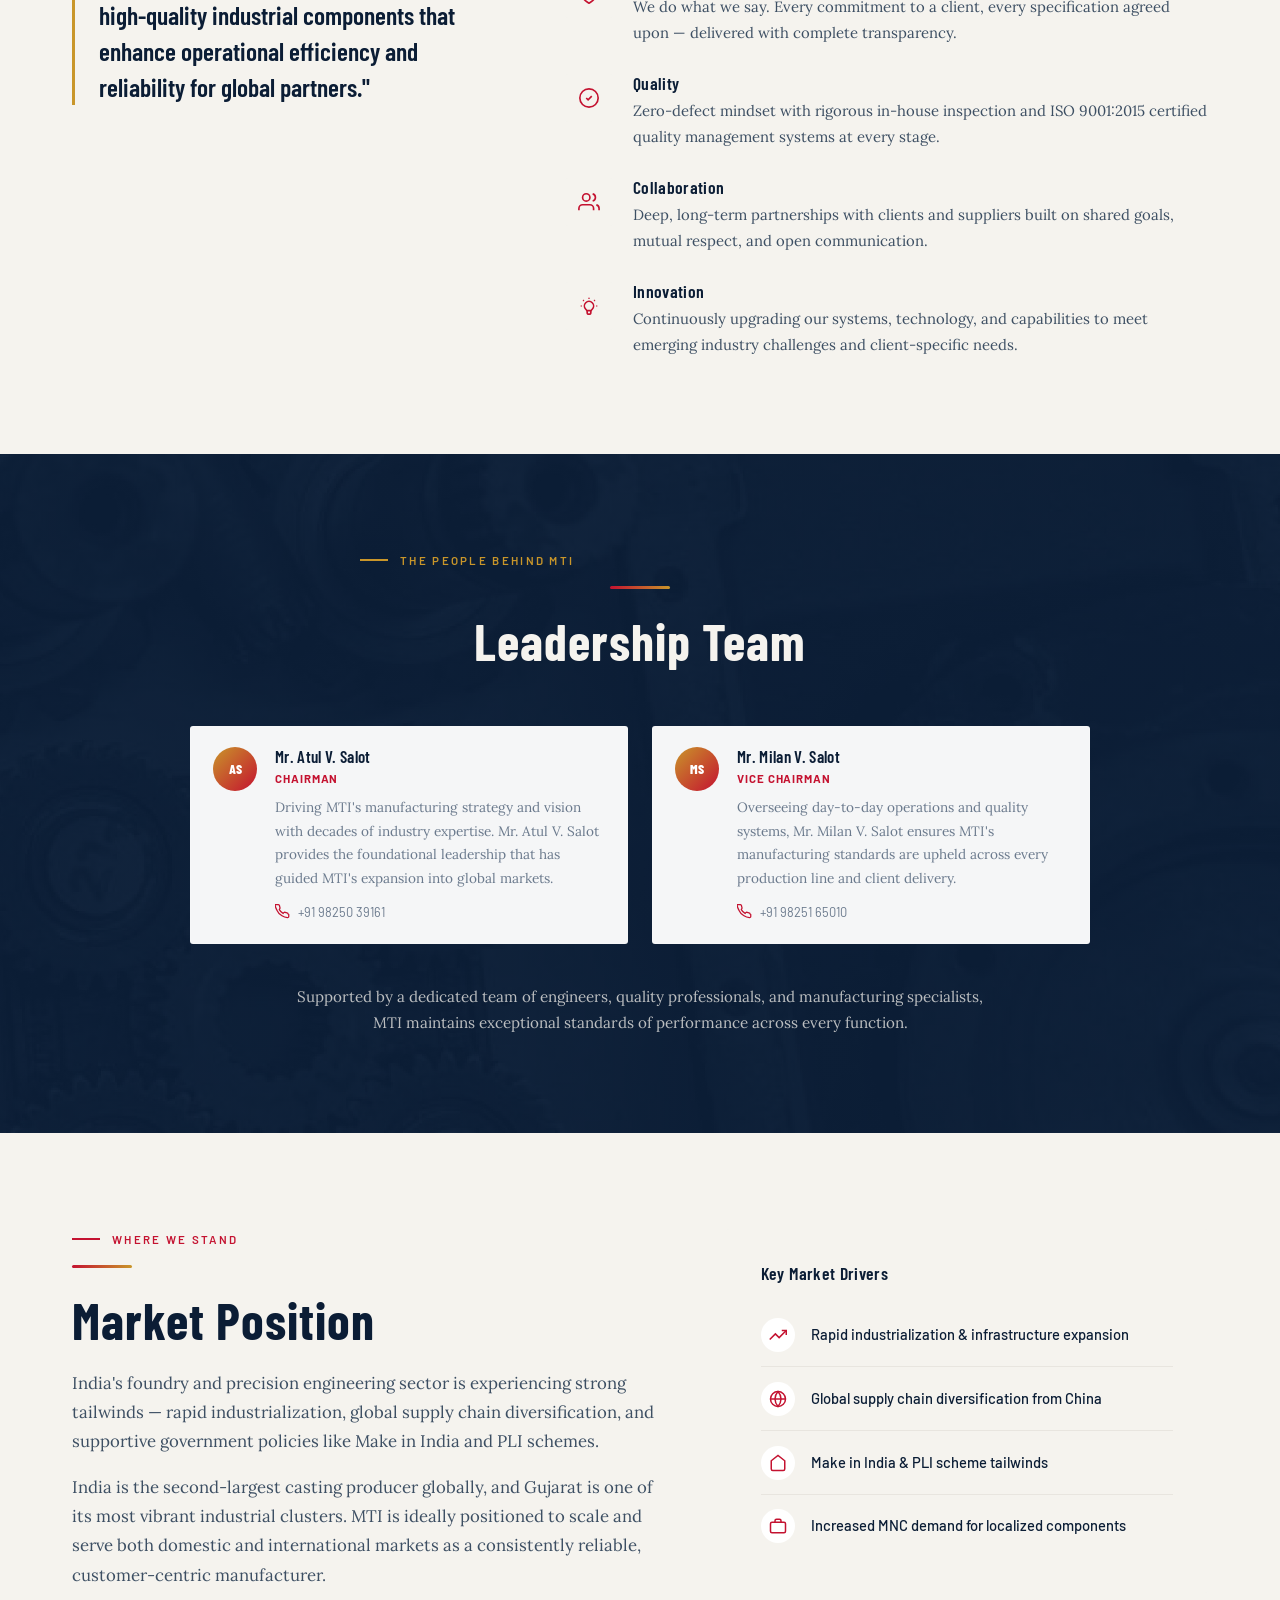
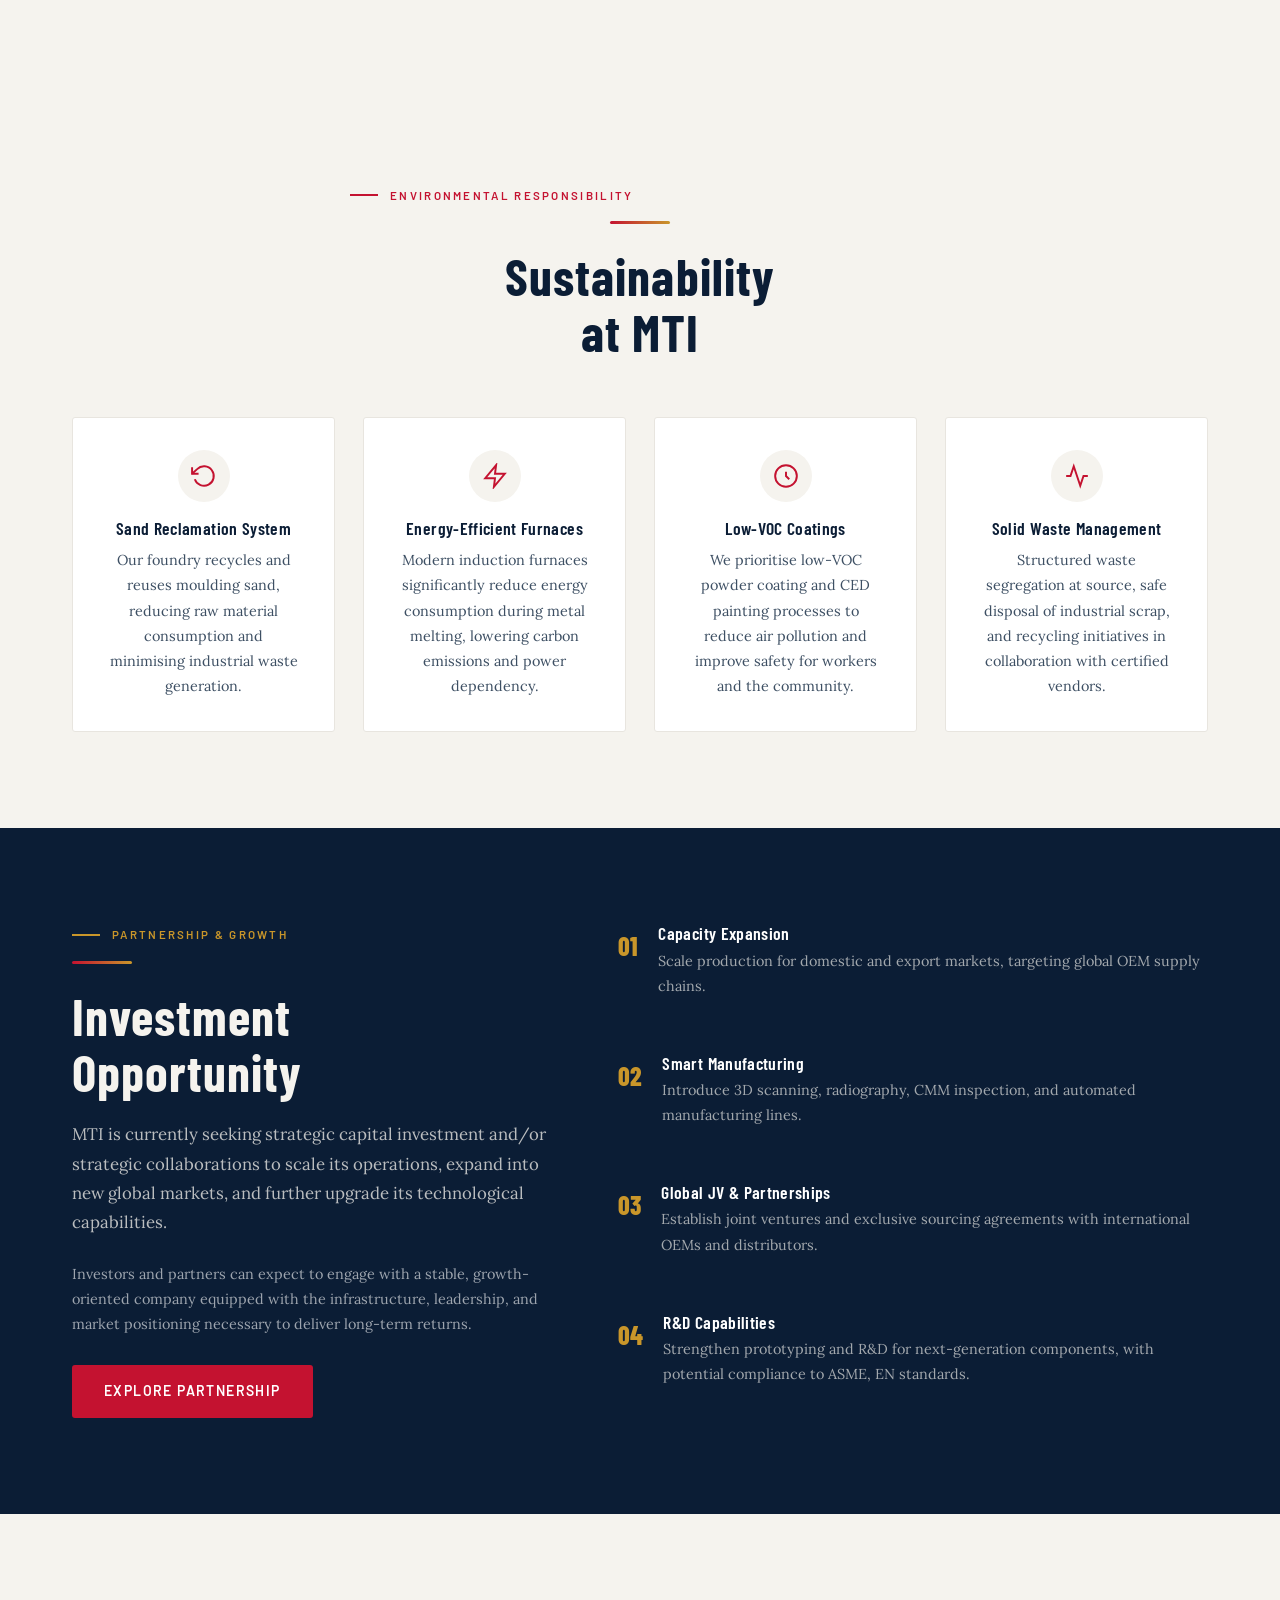
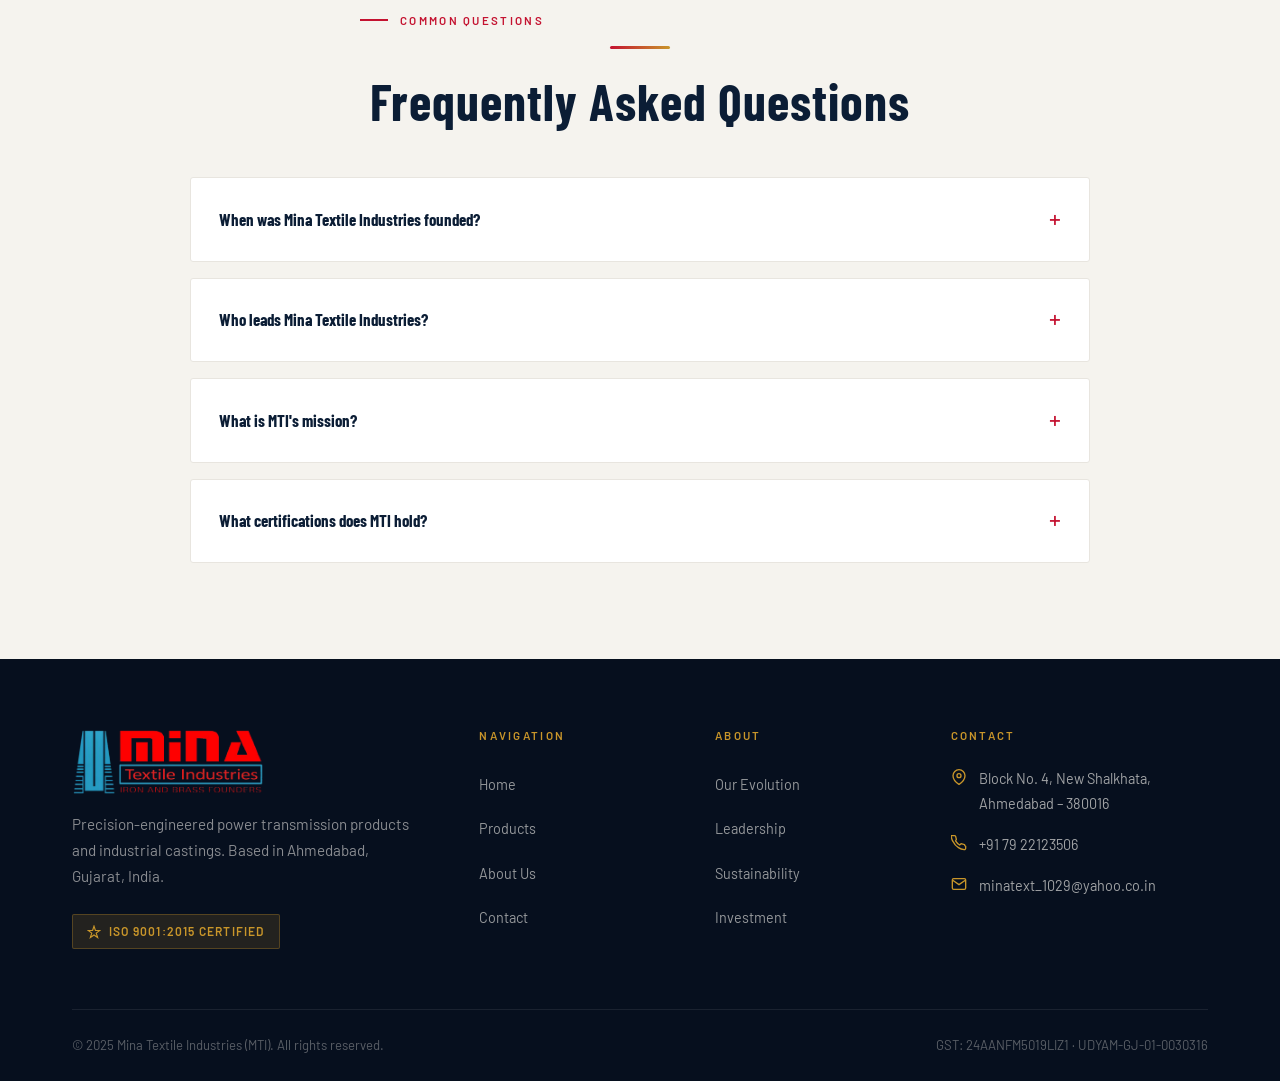
<file: about.html>
<!DOCTYPE html>
<html lang="en" class="no-js">
<head>
  <script>document.documentElement.classList.replace("no-js","js");</script>
  <meta charset="UTF-8" />
  <meta name="viewport" content="width=device-width, initial-scale=1.0" />
  <title>About Mina Textile Industries | 60+ Years of Precision Manufacturing</title>
  <meta name="description" content="Founded in 1964, Mina Textile Industries (MTI) is an ISO 9001:2015 certified precision engineering company in Ahmedabad. Our history, mission, leadership, sustainability, and market position." />
  <link rel="canonical" href="https://minatextile.dpdns.org/about.html" />
  <meta name="robots" content="index, follow" />
  <meta name="keywords" content="Mina Textile Industries history, MTI leadership, ISO 9001 foundry Gujarat, precision engineering company Ahmedabad, industrial casting company since 1964" />
  <meta property="og:type" content="website" />
  <meta property="og:site_name" content="Mina Textile Industries" />
  <meta property="og:title" content="About Mina Textile Industries | 60+ Years of Precision Manufacturing" />
  <meta property="og:description" content="Founded in 1964, MTI is an ISO 9001:2015 certified precision engineering company serving OEMs across India and global markets." />
  <meta property="og:url" content="https://minatextile.dpdns.org/about.html" />
  <meta property="og:image" content="https://minatextile.dpdns.org/mina-logo-full.png" />
  <meta name="twitter:card" content="summary" />
  <link rel="stylesheet" href="styles.css" />

  <!-- JSON-LD: AboutPage + Persons (E-E-A-T / GEO entity grounding) -->
  <script type="application/ld+json">
  {
    "@context": "https://schema.org",
    "@type": "AboutPage",
    "url": "https://minatextile.dpdns.org/about.html",
    "mainEntity": { "@id": "https://minatextile.dpdns.org/#organization" },
    "breadcrumb": {
      "@type": "BreadcrumbList",
      "itemListElement": [
        { "@type": "ListItem", "position": 1, "name": "Home", "item": "https://minatextile.dpdns.org/" },
        { "@type": "ListItem", "position": 2, "name": "About", "item": "https://minatextile.dpdns.org/about.html" }
      ]
    }
  }
  </script>
  <script type="application/ld+json">
  {
    "@context": "https://schema.org",
    "@graph": [
      {
        "@type": "Person",
        "name": "Atul V. Salot",
        "jobTitle": "Chairman",
        "worksFor": { "@id": "https://minatextile.dpdns.org/#organization" },
        "description": "Chairman of Mina Textile Industries, driving manufacturing strategy and vision with decades of industrial experience."
      },
      {
        "@type": "Person",
        "name": "Milan V. Salot",
        "jobTitle": "Vice Chairman",
        "worksFor": { "@id": "https://minatextile.dpdns.org/#organization" },
        "description": "Vice Chairman of Mina Textile Industries, overseeing day-to-day operations and quality systems."
      }
    ]
  }
  </script>
  <script type="application/ld+json">
  {
    "@context": "https://schema.org",
    "@type": "FAQPage",
    "mainEntity": [
      {
        "@type": "Question",
        "name": "When was Mina Textile Industries founded?",
        "acceptedAnswer": { "@type": "Answer", "text": "Mina Textile Industries was founded in 1964 as a supplier of castings to the textile sector, and has since diversified into power transmission products and precision-machined components for OEMs." }
      },
      {
        "@type": "Question",
        "name": "Who leads Mina Textile Industries?",
        "acceptedAnswer": { "@type": "Answer", "text": "MTI is led by Chairman Atul V. Salot, who drives manufacturing strategy and vision, and Vice Chairman Milan V. Salot, who oversees day-to-day operations and quality systems." }
      },
      {
        "@type": "Question",
        "name": "What is MTI's mission?",
        "acceptedAnswer": { "@type": "Answer", "text": "MTI's mission is to engineer innovative, high-quality industrial components that enhance operational efficiency and reliability for global partners." }
      },
      {
        "@type": "Question",
        "name": "What certifications does MTI hold?",
        "acceptedAnswer": { "@type": "Answer", "text": "MTI holds ISO 9001:2015 certification for its quality management systems, obtained in 2015." }
      }
    ]
  }
  </script>
</head>
<body>
<a class="skip-link" href="#main">Skip to main content</a>

  <!-- NAVBAR -->
  <nav class="navbar">
    <div class="navbar__inner">
      <a href="index.html" class="navbar__logo">
        <img src="mina-logo-compact.png" alt="Mina Textile Industries (MTI) logo" class="navbar__logo-img" width="910" height="274" />
      </a>
      <ul class="navbar__nav">
        <li><a href="index.html">Home</a></li>
        <li><a href="products.html">Products</a></li>
        <li><a href="about.html" class="active" aria-current="page">About Us</a></li>
        <li><a href="contact.html">Contact</a></li>
      </ul>
      <div class="navbar__cta">
        <a href="contact.html" class="btn btn-primary">Get a Quote</a>
        <button class="hamburger" aria-label="Open menu" aria-expanded="false">
          <span></span><span></span><span></span>
        </button>
      </div>
    </div>
  </nav>

  <!-- PAGE HERO -->
  <section class="page-hero" id="main">
    <div class="page-hero__bg"></div>
    <div class="container page-hero__content">
      <span class="section-label">Our Story</span>
      <h1>Six Decades of<br /><em>Crafting Excellence</em></h1>
      <p>From a single foundry in 1964 to a globally recognized precision engineering partner — the MTI story is one of unwavering commitment to quality, innovation, and industrial mastery.</p>
    </div>
    <div class="page-hero__divider"></div>
  </section>
   <!-- DIRECT ANSWER (GEO) -->
  <section class="section" style="padding-bottom:0;">
    <div class="container">
      <div class="answer-box fade-up">
        <p><strong>Mina Textile Industries (MTI)</strong> is an ISO 9001:2015 certified precision engineering and industrial manufacturing company established in 1964 in Ahmedabad, Gujarat. Over six decades, MTI evolved from a textile-sector casting supplier into a trusted manufacturer of industrial castings, power transmission components, and customized machine parts for OEMs across India and global markets.</p>
      </div>
    </div>
  </section>

  <!-- ABOUT NARRATIVE -->
  <section class="section about-narrative">
    <div class="container about-narrative__grid">
      <div class="fade-up">
        <span class="section-label">Who We Are</span>
        <div class="amber-bar"></div>
        <h2>MTI at a Glance</h2>
        <p style="margin: 1.25rem 0 1rem;">
          Mina Textile Industries (MTI) is an ISO 9001:2015-certified company, founded in 1964,
          which has grown from supplying raw textile castings to delivering precision-engineered
          power transmission products and industrial castings for OEMs worldwide.
        </p>
        <p>
          Based in Ahmedabad, Gujarat, MTI combines decades of expertise with modern
          manufacturing facilities to serve diverse sectors including construction, agriculture,
          and energy. Our fully integrated in-house manufacturing — from induction melting to
          CNC machining and finishing — ensures cost-effectiveness, rapid turnaround, and
          stringent quality control.
        </p>
        <div class="iso-badge" style="margin-top:1.5rem;">
          <svg width="14" height="14" viewBox="0 0 24 24" fill="none" stroke="currentColor" stroke-width="2"><path d="M12 2l2.4 7.4H22l-6.2 4.5 2.4 7.4L12 17l-6.2 4.3 2.4-7.4L2 9.4h7.6z"/></svg>
          ISO 9001:2015 Certified
        </div>
      </div>
      <div class="about-narrative__visual fade-up">
        <img src="crusher_exploded_heritage.jpg" alt="Exploded engineering blueprint of a jaw crusher machine assembly, illustrating MTI's precision manufacturing heritage" width="800" height="520" loading="lazy" />
      </div>
      <div class="about-stat-panel fade-up">
        <div class="asp-item">
          <span class="asp-num"><span data-target="60">0</span>+</span>
          <span class="asp-label">Years in Operation</span>
        </div>
        <div class="asp-item">
          <span class="asp-num"><span data-target="30">0</span>+</span>
          <span class="asp-label">Valued Clients</span>
        </div>
        <div class="asp-item">
          <span class="asp-num"><span data-target="8000">0</span>kg</span>
          <span class="asp-label">Max Casting Weight</span>
        </div>
        <div class="asp-item">
          <span class="asp-num">2<span style="font-size:1.2rem">nd</span></span>
          <span class="asp-label">India — Global Casting Producer</span>
        </div>
      </div>
    </div>
  </section>

  <!-- EVOLUTION TIMELINE -->
  <section class="section section--gray evolution">
    <div class="container">
      <div class="section-header fade-up" style="text-align:center;max-width:560px;margin:0 auto 4rem;">
        <span class="section-label">Our Journey</span>
        <div class="amber-bar" style="margin:0 auto 1.5rem;"></div>
        <h2>Our Evolution</h2>
      </div>
      <div class="evolution-visual fade-up">
        <img src="castings_grid_overview.jpg" alt="Blueprint overview grid of MTI's full manufacturing range: castings, pulleys, couplings, and machined components" loading="lazy" width="1400" height="1286" />
      </div>
      <div class="timeline">
        <div class="tl-entry fade-up">
          <div class="tl-entry__year">1964</div>
          <div class="tl-entry__connector"><div class="tl-entry__dot"></div></div>
          <div class="tl-entry__card">
            <h4>Founded</h4>
            <p>Established to supply precision castings to the textile sector in Ahmedabad, Gujarat — the heart of India's textile industry.</p>
          </div>
        </div>
        <div class="tl-entry fade-up">
          <div class="tl-entry__year">1974</div>
          <div class="tl-entry__connector"><div class="tl-entry__dot"></div></div>
          <div class="tl-entry__card">
            <h4>Industrial Expansion</h4>
            <p>Expanded into machined, ready-to-use components for industrial equipment — broadening our capabilities and client base significantly.</p>
          </div>
        </div>
        <div class="tl-entry fade-up">
          <div class="tl-entry__year">2000</div>
          <div class="tl-entry__connector"><div class="tl-entry__dot"></div></div>
          <div class="tl-entry__card">
            <h4>Global Reach</h4>
            <p>Entered new markets and diversified our client base to include global OEMs across construction, agriculture, energy, and HVAC sectors.</p>
          </div>
        </div>
        <div class="tl-entry fade-up">
          <div class="tl-entry__year">2015</div>
          <div class="tl-entry__connector"><div class="tl-entry__dot active"></div></div>
          <div class="tl-entry__card highlight">
            <h4>ISO Certified</h4>
            <p>Obtained ISO 9001:2015 certification — formalizing our commitment to quality management systems and global-standard manufacturing practices.</p>
          </div>
        </div>
        <div class="tl-entry fade-up">
          <div class="tl-entry__year">2025</div>
          <div class="tl-entry__connector"><div class="tl-entry__dot future"></div></div>
          <div class="tl-entry__card future-card">
            <h4>Growth Horizons</h4>
            <p>Actively seeking strategic capital investment and partnerships to expand capacity, adopt smart manufacturing, and scale internationally.</p>
          </div>
        </div>
      </div>
    </div>
  </section>

  <!-- MISSION & VALUES -->
  <section class="section mission-values">
    <div class="container">
      <div class="mv-grid">
        <div class="mv-mission fade-up">
          <span class="section-label">Our Purpose</span>
          <div class="amber-bar"></div>
          <h2>Mission</h2>
          <blockquote>
            "MTI's mission is to engineer innovative, high-quality industrial components that
            enhance operational efficiency and reliability for global partners."
          </blockquote>
        </div>
        <div class="mv-values fade-up">
          <span class="section-label">What We Stand For</span>
          <div class="amber-bar"></div>
          <h2>Our Values</h2>
          <div class="values-list">
            <div class="value-item">
              <div class="value-item__icon">
                <svg width="22" height="22" viewBox="0 0 24 24" fill="none" stroke="currentColor" stroke-width="1.8"><path d="M12 22s8-4 8-10V5l-8-3-8 3v7c0 6 8 10 8 10z"/></svg>
              </div>
              <div>
                <h4>Integrity</h4>
                <p>We do what we say. Every commitment to a client, every specification agreed upon — delivered with complete transparency.</p>
              </div>
            </div>
            <div class="value-item">
              <div class="value-item__icon">
                <svg width="22" height="22" viewBox="0 0 24 24" fill="none" stroke="currentColor" stroke-width="1.8"><circle cx="12" cy="12" r="10"/><path d="M9 12l2 2 4-4"/></svg>
              </div>
              <div>
                <h4>Quality</h4>
                <p>Zero-defect mindset with rigorous in-house inspection and ISO 9001:2015 certified quality management systems at every stage.</p>
              </div>
            </div>
            <div class="value-item">
              <div class="value-item__icon">
                <svg width="22" height="22" viewBox="0 0 24 24" fill="none" stroke="currentColor" stroke-width="1.8"><path d="M17 21v-2a4 4 0 00-4-4H5a4 4 0 00-4 4v2"/><circle cx="9" cy="7" r="4"/><path d="M23 21v-2a4 4 0 00-3-3.87m-4-12a4 4 0 010 7.75"/></svg>
              </div>
              <div>
                <h4>Collaboration</h4>
                <p>Deep, long-term partnerships with clients and suppliers built on shared goals, mutual respect, and open communication.</p>
              </div>
            </div>
            <div class="value-item">
              <div class="value-item__icon">
                <svg width="22" height="22" viewBox="0 0 24 24" fill="none" stroke="currentColor" stroke-width="1.8"><path d="M9.663 17h4.673M12 3v1m6.364 1.636l-.707.707M21 12h-1M4 12H3m3.343-5.657l-.707-.707m2.828 9.9a5 5 0 117.072 0l-.548.547A3.374 3.374 0 0014 18.469V19a2 2 0 11-4 0v-.531c0-.895-.356-1.754-.988-2.386l-.548-.547z"/></svg>
              </div>
              <div>
                <h4>Innovation</h4>
                <p>Continuously upgrading our systems, technology, and capabilities to meet emerging industry challenges and client-specific needs.</p>
              </div>
            </div>
          </div>
        </div>
      </div>
    </div>
  </section>

  <!-- LEADERSHIP -->
  <section class="section section--dark leadership">
    <div class="container">
      <div class="section-header fade-up" style="text-align:center;max-width:560px;margin:0 auto 3.5rem;">
        <span class="section-label">The People Behind MTI</span>
        <div class="amber-bar" style="margin:0 auto 1.5rem;"></div>
        <h2>Leadership Team</h2>
      </div>
      <div class="leaders-grid">
        <div class="leader-card fade-up">
          <div class="leader-card__avatar">
            <span>AS</span>
          </div>
          <div class="leader-card__info">
            <h3>Mr. Atul V. Salot</h3>
            <span class="leader-card__title">Chairman</span>
            <p>Driving MTI's manufacturing strategy and vision with decades of industry expertise. Mr. Atul V. Salot provides the foundational leadership that has guided MTI's expansion into global markets.</p>
            <div class="leader-card__contact">
              <svg width="15" height="15" viewBox="0 0 24 24" fill="none" stroke="currentColor" stroke-width="2"><path d="M22 16.92v3a2 2 0 01-2.18 2 19.79 19.79 0 01-8.63-3.07A19.5 19.5 0 013.07 9.81 19.79 19.79 0 01.18 1.26a2 2 0 012-.27h3a2 2 0 012 1.72c.127.96.361 1.903.7 2.81a2 2 0 01-.45 2.11L6.91 8.91a16 16 0 006.09 6.09l1.21-1.21a2 2 0 012.11-.45c.907.339 1.85.573 2.81.7a2 2 0 011.72 2.02z"/></svg>
              +91 98250 39161
            </div>
          </div>
        </div>
        <div class="leader-card fade-up">
          <div class="leader-card__avatar">
            <span>MS</span>
          </div>
          <div class="leader-card__info">
            <h3>Mr. Milan V. Salot</h3>
            <span class="leader-card__title">Vice Chairman</span>
            <p>Overseeing day-to-day operations and quality systems, Mr. Milan V. Salot ensures MTI's manufacturing standards are upheld across every production line and client delivery.</p>
            <div class="leader-card__contact">
              <svg width="15" height="15" viewBox="0 0 24 24" fill="none" stroke="currentColor" stroke-width="2"><path d="M22 16.92v3a2 2 0 01-2.18 2 19.79 19.79 0 01-8.63-3.07A19.5 19.5 0 013.07 9.81 19.79 19.79 0 01.18 1.26a2 2 0 012-.27h3a2 2 0 012 1.72c.127.96.361 1.903.7 2.81a2 2 0 01-.45 2.11L6.91 8.91a16 16 0 006.09 6.09l1.21-1.21a2 2 0 012.11-.45c.907.339 1.85.573 2.81.7a2 2 0 011.72 2.02z"/></svg>
              +91 98251 65010
            </div>
          </div>
        </div>
      </div>
      <p class="leaders-note fade-up">
        Supported by a dedicated team of engineers, quality professionals, and manufacturing specialists,
        MTI maintains exceptional standards of performance across every function.
      </p>
    </div>
  </section>

  <!-- MARKET POSITION -->
  <section class="section market-pos">
    <div class="container">
      <div class="mp-grid">
        <div class="fade-up">
          <span class="section-label">Where We Stand</span>
          <div class="amber-bar"></div>
          <h2>Market Position</h2>
          <p style="margin:1.25rem 0 1rem;">
            India's foundry and precision engineering sector is experiencing strong tailwinds —
            rapid industrialization, global supply chain diversification, and supportive government
            policies like Make in India and PLI schemes.
          </p>
          <p>
            India is the second-largest casting producer globally, and Gujarat is one of its most
            vibrant industrial clusters. MTI is ideally positioned to scale and serve both domestic
            and international markets as a consistently reliable, customer-centric manufacturer.
          </p>
        </div>
        <div class="mp-drivers fade-up">
          <h4 style="margin-bottom:1.25rem;">Key Market Drivers</h4>
          <div class="driver-item">
            <div class="driver-icon">
              <svg width="18" height="18" viewBox="0 0 24 24" fill="none" stroke="currentColor" stroke-width="2"><polyline points="23 6 13.5 15.5 8.5 10.5 1 18"/><polyline points="17 6 23 6 23 12"/></svg>
            </div>
            <span>Rapid industrialization & infrastructure expansion</span>
          </div>
          <div class="driver-item">
            <div class="driver-icon">
              <svg width="18" height="18" viewBox="0 0 24 24" fill="none" stroke="currentColor" stroke-width="2"><circle cx="12" cy="12" r="10"/><line x1="2" y1="12" x2="22" y2="12"/><path d="M12 2a15.3 15.3 0 014 10 15.3 15.3 0 01-4 10 15.3 15.3 0 01-4-10 15.3 15.3 0 014-10z"/></svg>
            </div>
            <span>Global supply chain diversification from China</span>
          </div>
          <div class="driver-item">
            <div class="driver-icon">
              <svg width="18" height="18" viewBox="0 0 24 24" fill="none" stroke="currentColor" stroke-width="2"><path d="M3 9l9-7 9 7v11a2 2 0 01-2 2H5a2 2 0 01-2-2z"/></svg>
            </div>
            <span>Make in India & PLI scheme tailwinds</span>
          </div>
          <div class="driver-item">
            <div class="driver-icon">
              <svg width="18" height="18" viewBox="0 0 24 24" fill="none" stroke="currentColor" stroke-width="2"><rect x="2" y="7" width="20" height="14" rx="2"/><path d="M16 7V5a2 2 0 00-2-2h-4a2 2 0 00-2 2v2"/></svg>
            </div>
            <span>Increased MNC demand for localized components</span>
          </div>
        </div>
      </div>
    </div>
  </section>

  <!-- SUSTAINABILITY -->
  <section class="section section--gray sustainability">
    <div class="container">
      <div class="section-header fade-up" style="text-align:center;max-width:580px;margin:0 auto 3.5rem;">
        <span class="section-label">Environmental Responsibility</span>
        <div class="amber-bar" style="margin:0 auto 1.5rem;"></div>
        <h2>Sustainability<br />at MTI</h2>
      </div>
      <div class="sus-grid">
        <div class="sus-card fade-up">
          <div class="sus-card__icon">
            <svg width="26" height="26" viewBox="0 0 24 24" fill="none" stroke="currentColor" stroke-width="1.8"><polyline points="1 4 1 10 7 10"/><path d="M3.51 15a9 9 0 102.13-9.36L1 10"/></svg>
          </div>
          <h4>Sand Reclamation System</h4>
          <p>Our foundry recycles and reuses moulding sand, reducing raw material consumption and minimising industrial waste generation.</p>
        </div>
        <div class="sus-card fade-up">
          <div class="sus-card__icon">
            <svg width="26" height="26" viewBox="0 0 24 24" fill="none" stroke="currentColor" stroke-width="1.8"><path d="M13 2L3 14h9l-1 8 10-12h-9l1-8z"/></svg>
          </div>
          <h4>Energy-Efficient Furnaces</h4>
          <p>Modern induction furnaces significantly reduce energy consumption during metal melting, lowering carbon emissions and power dependency.</p>
        </div>
        <div class="sus-card fade-up">
          <div class="sus-card__icon">
            <svg width="26" height="26" viewBox="0 0 24 24" fill="none" stroke="currentColor" stroke-width="1.8"><path d="M12 22c5.523 0 10-4.477 10-10S17.523 2 12 2 2 6.477 2 12s4.477 10 10 10z"/><path d="M12 8v4l3 3"/></svg>
          </div>
          <h4>Low-VOC Coatings</h4>
          <p>We prioritise low-VOC powder coating and CED painting processes to reduce air pollution and improve safety for workers and the community.</p>
        </div>
        <div class="sus-card fade-up">
          <div class="sus-card__icon">
            <svg width="26" height="26" viewBox="0 0 24 24" fill="none" stroke="currentColor" stroke-width="1.8"><polyline points="22 12 18 12 15 21 9 3 6 12 2 12"/></svg>
          </div>
          <h4>Solid Waste Management</h4>
          <p>Structured waste segregation at source, safe disposal of industrial scrap, and recycling initiatives in collaboration with certified vendors.</p>
        </div>
      </div>
    </div>
  </section>

  <!-- INVESTMENT OPPORTUNITY -->
  <section class="section invest section--dark">
    <div class="container">
      <div class="invest-grid">
        <div class="fade-up">
          <span class="section-label">Partnership & Growth</span>
          <div class="amber-bar"></div>
          <h2>Investment<br />Opportunity</h2>
          <p style="margin:1.25rem 0 1.5rem;">
            MTI is currently seeking strategic capital investment and/or strategic collaborations
            to scale its operations, expand into new global markets, and further upgrade its
            technological capabilities.
          </p>
          <p style="margin-bottom:1.75rem;color:rgba(255,255,255,.6);font-size:.9rem;">
            Investors and partners can expect to engage with a stable, growth-oriented company
            equipped with the infrastructure, leadership, and market positioning necessary to
            deliver long-term returns.
          </p>
          <a href="contact.html" class="btn btn-primary">Explore Partnership</a>
        </div>
        <div class="invest-goals fade-up">
          <div class="ig-item">
            <div class="ig-num">01</div>
            <div>
              <h4>Capacity Expansion</h4>
              <p>Scale production for domestic and export markets, targeting global OEM supply chains.</p>
            </div>
          </div>
          <div class="ig-item">
            <div class="ig-num">02</div>
            <div>
              <h4>Smart Manufacturing</h4>
              <p>Introduce 3D scanning, radiography, CMM inspection, and automated manufacturing lines.</p>
            </div>
          </div>
          <div class="ig-item">
            <div class="ig-num">03</div>
            <div>
              <h4>Global JV & Partnerships</h4>
              <p>Establish joint ventures and exclusive sourcing agreements with international OEMs and distributors.</p>
            </div>
          </div>
          <div class="ig-item">
            <div class="ig-num">04</div>
            <div>
              <h4>R&D Capabilities</h4>
              <p>Strengthen prototyping and R&D for next-generation components, with potential compliance to ASME, EN standards.</p>
            </div>
          </div>
        </div>
      </div>
    </div>
  </section>

  <!-- FAQ (AEO) -->
  <section class="section section--gray">
    <div class="container">
      <div class="section-header fade-up" style="text-align:center;max-width:560px;margin:0 auto 3rem;">
        <span class="section-label">Common Questions</span>
        <div class="amber-bar" style="margin:0 auto 1.5rem;"></div>
        <h2>Frequently Asked Questions</h2>
      </div>
      <div class="faq-list" style="margin:0 auto;">
        <details class="faq-item">
          <summary>When was Mina Textile Industries founded?</summary>
          <div class="faq-answer"><p>MTI was founded in 1964 as a supplier of castings to the textile sector, later expanding into power transmission products and precision-machined components for OEMs.</p></div>
        </details>
        <details class="faq-item">
          <summary>Who leads Mina Textile Industries?</summary>
          <div class="faq-answer"><p>MTI is led by Chairman Atul V. Salot, who drives manufacturing strategy and vision, and Vice Chairman Milan V. Salot, who oversees day-to-day operations and quality systems.</p></div>
        </details>
        <details class="faq-item">
          <summary>What is MTI's mission?</summary>
          <div class="faq-answer"><p>MTI's mission is to engineer innovative, high-quality industrial components that enhance operational efficiency and reliability for global partners.</p></div>
        </details>
        <details class="faq-item">
          <summary>What certifications does MTI hold?</summary>
          <div class="faq-answer"><p>MTI holds ISO 9001:2015 certification, obtained in 2015, backed by in-house testing and third-party inspection access.</p></div>
        </details>
      </div>
    </div>
  </section>

  <!-- FOOTER -->
  <footer class="footer">
    <div class="container">
      <div class="footer__grid">
        <div class="footer__brand">
          <img src="mina-logo-full.png" alt="Mina Textile Industries (MTI) — precision castings and industrial components manufacturer" class="footer__brand-img" width="851" height="293" />
          <p>Precision-engineered power transmission products and industrial castings. Based in Ahmedabad, Gujarat, India.</p>
          <div class="iso-badge">
            <svg width="14" height="14" viewBox="0 0 24 24" fill="none" stroke="currentColor" stroke-width="2"><path d="M12 2l2.4 7.4H22l-6.2 4.5 2.4 7.4L12 17l-6.2 4.3 2.4-7.4L2 9.4h7.6z"/></svg>
            ISO 9001:2015 Certified
          </div>
        </div>
        <div class="footer__col">
          <h5>Navigation</h5>
          <ul>
            <li><a href="index.html">Home</a></li>
            <li><a href="products.html">Products</a></li>
            <li><a href="about.html">About Us</a></li>
            <li><a href="contact.html">Contact</a></li>
          </ul>
        </div>
        <div class="footer__col">
          <h5>About</h5>
          <ul>
            <li><a href="about.html#evolution">Our Evolution</a></li>
            <li><a href="about.html#leadership">Leadership</a></li>
            <li><a href="about.html#sustainability">Sustainability</a></li>
            <li><a href="about.html#invest">Investment</a></li>
          </ul>
        </div>
        <div class="footer__col">
          <h5>Contact</h5>
          <div class="footer__contact-item">
            <svg width="16" height="16" viewBox="0 0 24 24" fill="none" stroke="currentColor" stroke-width="2"><path d="M21 10c0 7-9 13-9 13s-9-6-9-13a9 9 0 0118 0z"/><circle cx="12" cy="10" r="3"/></svg>
            <span>Block No. 4, New Shalkhata, Ahmedabad – 380016</span>
          </div>
          <div class="footer__contact-item">
            <svg width="16" height="16" viewBox="0 0 24 24" fill="none" stroke="currentColor" stroke-width="2"><path d="M22 16.92v3a2 2 0 01-2.18 2 19.79 19.79 0 01-8.63-3.07A19.5 19.5 0 013.07 9.81 19.79 19.79 0 01.18 1.26a2 2 0 012-.27h3a2 2 0 012 1.72c.127.96.361 1.903.7 2.81a2 2 0 01-.45 2.11L6.91 8.91a16 16 0 006.09 6.09l1.21-1.21a2 2 0 012.11-.45c.907.339 1.85.573 2.81.7a2 2 0 011.72 2.02z"/></svg>
            <span>+91 79 22123506</span>
          </div>
          <div class="footer__contact-item">
            <svg width="16" height="16" viewBox="0 0 24 24" fill="none" stroke="currentColor" stroke-width="2"><path d="M4 4h16c1.1 0 2 .9 2 2v12c0 1.1-.9 2-2 2H4c-1.1 0-2-.9-2-2V6c0-1.1.9-2 2-2z"/><polyline points="22,6 12,13 2,6"/></svg>
            <span>minatext_1029@yahoo.co.in</span>
          </div>
        </div>
      </div>
      <div class="footer__bottom">
        <span>© 2025 Mina Textile Industries (MTI). All rights reserved.</span>
        <span>GST: 24AANFM5019LIZ1 · UDYAM-GJ-01-0030316</span>
      </div>
    </div>
  </footer>

  <script src="main.js"></script>
</body>
</html>
</file>
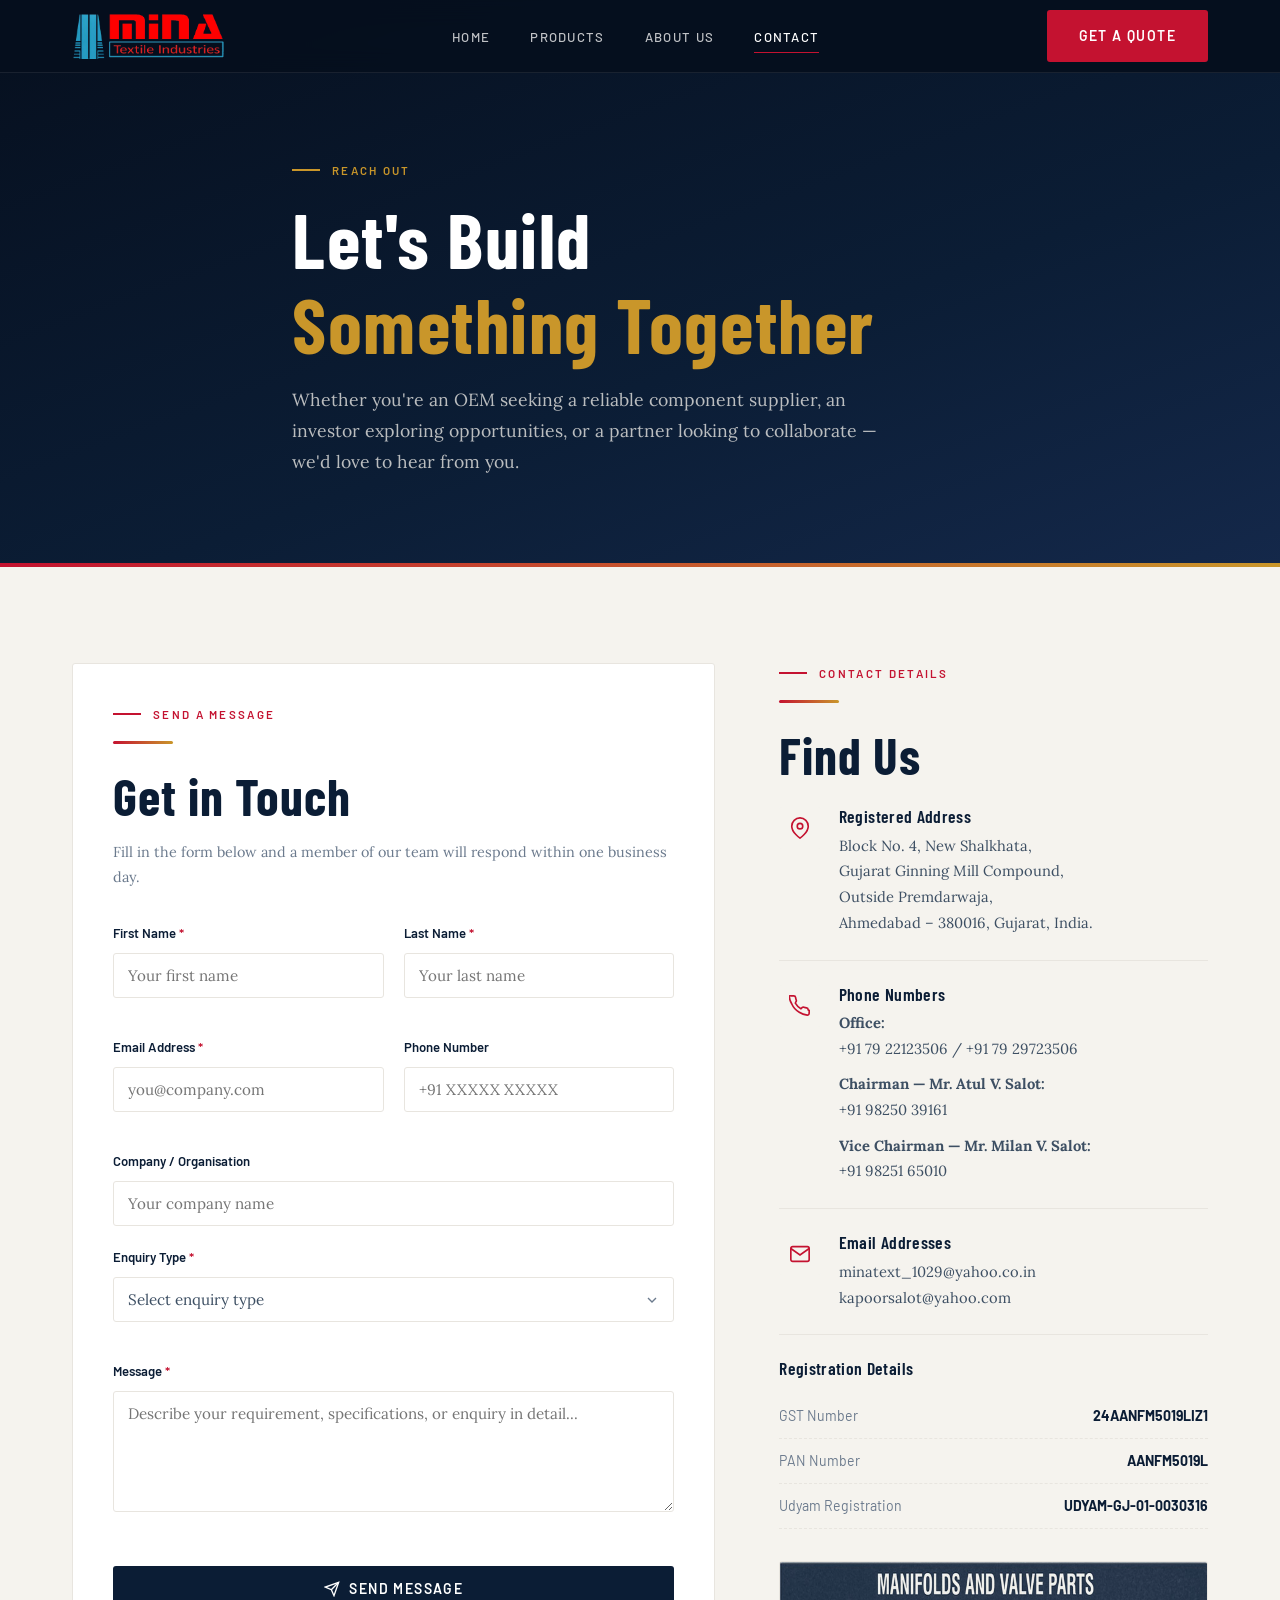
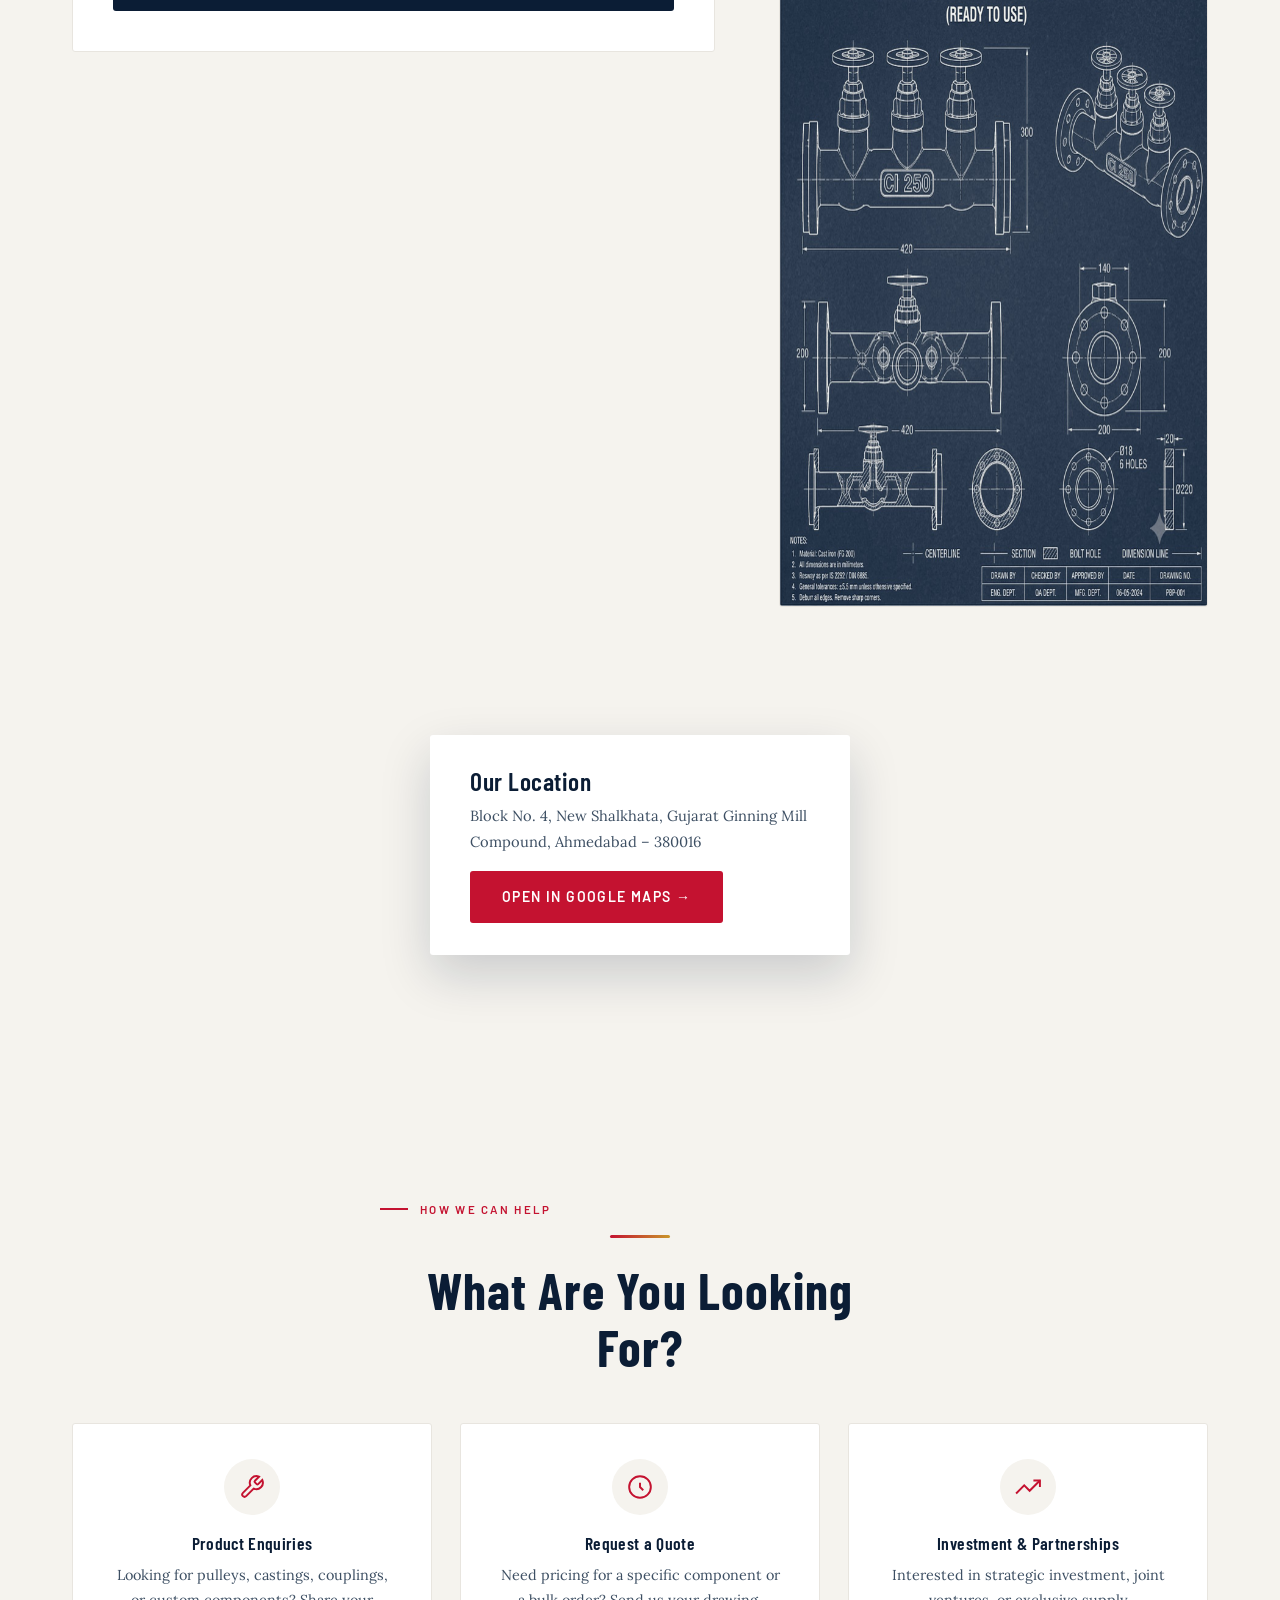
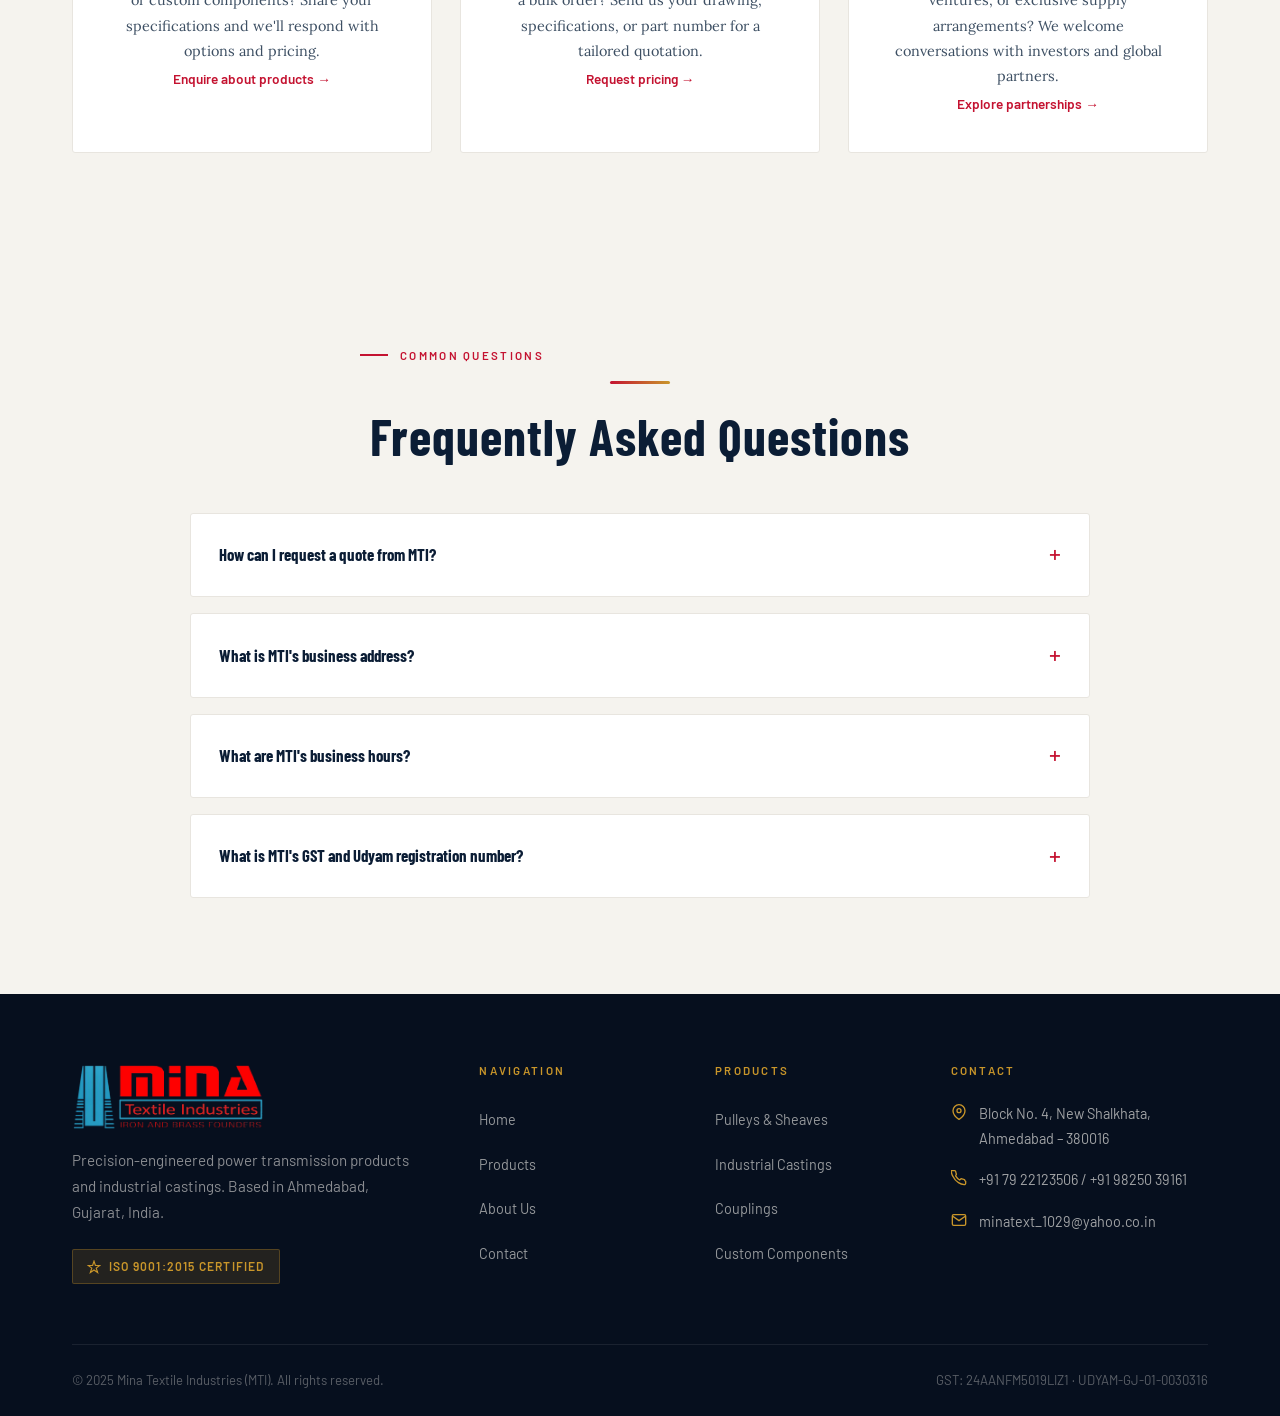
<file: contact.html>
<!DOCTYPE html>
<html lang="en">
<head>
  <meta charset="UTF-8" />
  <meta name="viewport" content="width=device-width, initial-scale=1.0" />
  <title>Contact Mina Textile Industries | Request a Quote, Ahmedabad</title>
  <meta name="description" content="Contact MTI for industrial casting and machining quotes. Office: +91 79 22123506. Located at Block No. 4, New Shalkhata, Gujarat Ginning Mill Compound, Ahmedabad - 380016." />
  <link rel="canonical" href="https://minatextile.dpdns.org/contact.html" />
  <meta name="robots" content="index, follow" />
  <meta name="keywords" content="MTI contact, casting manufacturer Ahmedabad contact, industrial component supplier Gujarat phone number, request casting quote" />
  <meta property="og:type" content="website" />
  <meta property="og:site_name" content="Mina Textile Industries" />
  <meta property="og:title" content="Contact Mina Textile Industries | Request a Quote" />
  <meta property="og:description" content="Reach MTI's team in Ahmedabad, Gujarat for industrial casting and machining inquiries." />
  <meta property="og:url" content="https://minatextile.dpdns.org/contact.html" />
  <meta property="og:image" content="https://minatextile.dpdns.org/mina-logo-full.png" />
  <meta name="twitter:card" content="summary" />
  <link rel="stylesheet" href="styles.css" />

  <script type="application/ld+json">
  {
    "@context": "https://schema.org",
    "@type": "ContactPage",
    "url": "https://minatextile.dpdns.org/contact.html",
    "breadcrumb": {
      "@type": "BreadcrumbList",
      "itemListElement": [
        { "@type": "ListItem", "position": 1, "name": "Home", "item": "https://minatextile.dpdns.org/" },
        { "@type": "ListItem", "position": 2, "name": "Contact", "item": "https://minatextile.dpdns.org/contact.html" }
      ]
    }
  }
  </script>
  <script type="application/ld+json">
  {
    "@context": "https://schema.org",
    "@type": "LocalBusiness",
    "@id": "https://minatextile.dpdns.org/#organization",
    "name": "Mina Textile Industries",
    "image": "https://minatextile.dpdns.org/mina-logo-full.png",
    "url": "https://minatextile.dpdns.org/",
    "telephone": "+91-79-22123506",
    "email": "minatext_1029@yahoo.co.in",
    "priceRange": "$$",
    "address": {
      "@type": "PostalAddress",
      "streetAddress": "Block No. 4, New Shalkhata, Gujarat Ginning Mill Compound, Outside Premdarwaja",
      "addressLocality": "Ahmedabad",
      "addressRegion": "Gujarat",
      "postalCode": "380016",
      "addressCountry": "IN"
    },
    "geo": { "@type": "GeoCoordinates", "latitude": 23.0301, "longitude": 72.5859 },
    "openingHoursSpecification": {
      "@type": "OpeningHoursSpecification",
      "dayOfWeek": ["Monday","Tuesday","Wednesday","Thursday","Friday","Saturday"],
      "opens": "09:30",
      "closes": "18:30"
    },
    "contactPoint": [
      { "@type": "ContactPoint", "telephone": "+91-79-22123506", "contactType": "sales", "areaServed": "IN", "availableLanguage": ["en", "hi", "gu"] },
      { "@type": "ContactPoint", "telephone": "+91-98250-39161", "contactType": "customer service", "name": "Chairman" }
    ]
  }
  </script>
  <script type="application/ld+json">
  {
    "@context": "https://schema.org",
    "@type": "FAQPage",
    "mainEntity": [
      {
        "@type": "Question",
        "name": "How can I request a quote from MTI?",
        "acceptedAnswer": { "@type": "Answer", "text": "You can request a quote by calling MTI's office at +91 79 22123506, emailing minatext_1029@yahoo.co.in, or submitting the inquiry form on this page with your component drawing or specification." }
      },
      {
        "@type": "Question",
        "name": "What is MTI's business address?",
        "acceptedAnswer": { "@type": "Answer", "text": "MTI is located at Block No. 4, New Shalkhata, Gujarat Ginning Mill Compound, Outside Premdarwaja, Ahmedabad - 380016, Gujarat, India." }
      },
      {
        "@type": "Question",
        "name": "What are MTI's business hours?",
        "acceptedAnswer": { "@type": "Answer", "text": "MTI's office is open Monday through Saturday, 9:30 AM to 6:30 PM India Standard Time." }
      },
      {
        "@type": "Question",
        "name": "What is MTI's GST and Udyam registration number?",
        "acceptedAnswer": { "@type": "Answer", "text": "MTI's GST number is 24AANFM5019LIZ1 and its Udyam registration number is UDYAM-GJ-01-0030316." }
      }
    ]
  }
  </script>
</head>
<body>
<a class="skip-link" href="#main">Skip to main content</a>

  <!-- NAVBAR -->
  <nav class="navbar">
    <div class="navbar__inner">
      <a href="index.html" class="navbar__logo">
        <img src="mina-logo-compact.png" alt="Mina Textile Industries (MTI) logo" class="navbar__logo-img" width="910" height="274" />
      </a>
      <ul class="navbar__nav">
        <li><a href="index.html">Home</a></li>
        <li><a href="products.html">Products</a></li>
        <li><a href="about.html">About Us</a></li>
        <li><a href="contact.html" class="active" aria-current="page">Contact</a></li>
      </ul>
      <div class="navbar__cta">
        <a href="contact.html" class="btn btn-primary">Get a Quote</a>
        <button class="hamburger" aria-label="Open menu" aria-expanded="false">
          <span></span><span></span><span></span>
        </button>
      </div>
    </div>
  </nav>

  <!-- PAGE HERO -->
  <section class="page-hero" id="main">
    <div class="page-hero__bg"></div>
    <div class="container page-hero__content">
      <span class="section-label">Reach Out</span>
      <h1>Let's Build<br /><em>Something Together</em></h1>
      <p>Whether you're an OEM seeking a reliable component supplier, an investor exploring opportunities, or a partner looking to collaborate — we'd love to hear from you.</p>
    </div>
    <div class="page-hero__divider"></div>
  </section>
   <!-- MAIN CONTACT SECTION -->
  <section class="section contact-main">
    <div class="container contact-main__grid">

      <!-- FORM -->
      <div class="contact-form-wrap fade-up">
        <span class="section-label">Send a Message</span>
        <div class="amber-bar"></div>
        <h2>Get in Touch</h2>
        <p style="margin: 1rem 0 2rem; color: var(--gray-md); font-size: .9rem;">
          Fill in the form below and a member of our team will respond within one business day.
        </p>

        <form class="contact-form" id="contactForm" novalidate>
          <div class="form-row">
            <div class="form-group">
              <label for="fname">First Name <span>*</span></label>
              <input type="text" id="fname" name="fname" placeholder="Your first name" required />
              <span class="form-error"></span>
            </div>
            <div class="form-group">
              <label for="lname">Last Name <span>*</span></label>
              <input type="text" id="lname" name="lname" placeholder="Your last name" required />
              <span class="form-error"></span>
            </div>
          </div>

          <div class="form-row">
            <div class="form-group">
              <label for="email">Email Address <span>*</span></label>
              <input type="email" id="email" name="email" placeholder="you@company.com" required />
              <span class="form-error"></span>
            </div>
            <div class="form-group">
              <label for="phone">Phone Number</label>
              <input type="tel" id="phone" name="phone" placeholder="+91 XXXXX XXXXX" />
            </div>
          </div>

          <div class="form-group">
            <label for="company">Company / Organisation</label>
            <input type="text" id="company" name="company" placeholder="Your company name" />
          </div>

          <div class="form-group">
            <label for="subject">Enquiry Type <span>*</span></label>
            <div class="form-select-wrap">
              <select id="subject" name="subject" required>
                <option value="" disabled selected>Select enquiry type</option>
                <option value="product">Product / Component Enquiry</option>
                <option value="quote">Request a Quote</option>
                <option value="investment">Investment / Partnership</option>
                <option value="quality">Quality & Certification</option>
                <option value="other">Other</option>
              </select>
              <svg class="select-arrow" width="16" height="16" viewBox="0 0 24 24" fill="none" stroke="currentColor" stroke-width="2"><polyline points="6 9 12 15 18 9"/></svg>
            </div>
            <span class="form-error"></span>
          </div>

          <div class="form-group">
            <label for="message">Message <span>*</span></label>
            <textarea id="message" name="message" rows="5" placeholder="Describe your requirement, specifications, or enquiry in detail..." required></textarea>
            <span class="form-error"></span>
          </div>

          <button type="submit" class="btn btn-navy submit-btn">
            <svg width="16" height="16" viewBox="0 0 24 24" fill="none" stroke="currentColor" stroke-width="2"><line x1="22" y1="2" x2="11" y2="13"/><polygon points="22 2 15 22 11 13 2 9 22 2"/></svg>
            Send Message
          </button>

          <div class="form-success" id="formSuccess">
            <svg width="20" height="20" viewBox="0 0 24 24" fill="none" stroke="currentColor" stroke-width="2"><circle cx="12" cy="12" r="10"/><path d="M9 12l2 2 4-4"/></svg>
            Thank you! Your message has been sent. We'll get back to you shortly.
          </div>
        </form>
      </div>

      <!-- CONTACT INFO -->
      <div class="contact-info fade-up">
        <span class="section-label">Contact Details</span>
        <div class="amber-bar"></div>
        <h2>Find Us</h2>

        <div class="ci-card">
          <div class="ci-card__icon">
            <svg width="22" height="22" viewBox="0 0 24 24" fill="none" stroke="currentColor" stroke-width="1.8"><path d="M21 10c0 7-9 13-9 13s-9-6-9-13a9 9 0 0118 0z"/><circle cx="12" cy="10" r="3"/></svg>
          </div>
          <div>
            <h4>Registered Address</h4>
            <p>Block No. 4, New Shalkhata,<br />Gujarat Ginning Mill Compound,<br />Outside Premdarwaja,<br />Ahmedabad – 380016, Gujarat, India.</p>
          </div>
        </div>

        <div class="ci-card">
          <div class="ci-card__icon">
            <svg width="22" height="22" viewBox="0 0 24 24" fill="none" stroke="currentColor" stroke-width="1.8"><path d="M22 16.92v3a2 2 0 01-2.18 2 19.79 19.79 0 01-8.63-3.07A19.5 19.5 0 013.07 9.81 19.79 19.79 0 01.18 1.26a2 2 0 012-.27h3a2 2 0 012 1.72c.127.96.361 1.903.7 2.81a2 2 0 01-.45 2.11L6.91 8.91a16 16 0 006.09 6.09l1.21-1.21a2 2 0 012.11-.45c.907.339 1.85.573 2.81.7a2 2 0 011.72 2.02z"/></svg>
          </div>
          <div>
            <h4>Phone Numbers</h4>
            <p>
              <strong>Office:</strong><br />
              <a href="tel:+917922123506">+91 79 22123506</a> /
              <a href="tel:+917929723506">+91 79 29723506</a>
            </p>
            <p style="margin-top:.6rem;">
              <strong>Chairman — Mr. Atul V. Salot:</strong><br />
              <a href="tel:+919825039161">+91 98250 39161</a>
            </p>
            <p style="margin-top:.6rem;">
              <strong>Vice Chairman — Mr. Milan V. Salot:</strong><br />
              <a href="tel:+919825165010">+91 98251 65010</a>
            </p>
          </div>
        </div>

        <div class="ci-card">
          <div class="ci-card__icon">
            <svg width="22" height="22" viewBox="0 0 24 24" fill="none" stroke="currentColor" stroke-width="1.8"><path d="M4 4h16c1.1 0 2 .9 2 2v12c0 1.1-.9 2-2 2H4c-1.1 0-2-.9-2-2V6c0-1.1.9-2 2-2z"/><polyline points="22,6 12,13 2,6"/></svg>
          </div>
          <div>
            <h4>Email Addresses</h4>
            <p><a href="mailto:minatext_1029@yahoo.co.in">minatext_1029@yahoo.co.in</a></p>
            <p><a href="mailto:kapoorsalot@yahoo.com">kapoorsalot@yahoo.com</a></p>
          </div>
        </div>

        <div class="ci-reg-details">
          <h4>Registration Details</h4>
          <div class="ci-reg-row"><span>GST Number</span><strong>24AANFM5019LIZ1</strong></div>
          <div class="ci-reg-row"><span>PAN Number</span><strong>AANFM5019L</strong></div>
          <div class="ci-reg-row"><span>Udyam Registration</span><strong>UDYAM-GJ-01-0030316</strong></div>
        </div>

        <div class="contact-blueprint-strip">
          <img src="manifolds_valve_parts.jpg" alt="Blueprint of MTI manifold and valve parts ready for installation" loading="lazy" width="700" height="644" />
        </div>
      </div>
    </div>
  </section>

  <!-- MAP EMBED -->
  <section class="map-section">
    <div class="map-overlay">
      <div class="container map-overlay__content">
        <h3>Our Location</h3>
        <p>Block No. 4, New Shalkhata, Gujarat Ginning Mill Compound, Ahmedabad – 380016</p>
        <a
          href="https://maps.google.com/?q=Gujarat+Ginning+Mill+Compound+Ahmedabad+380016"
          target="_blank" rel="noopener"
          class="btn btn-primary"
          style="margin-top:1rem;"
        >
          Open in Google Maps →
        </a>
      </div>
    </div>
    <iframe
      title="MTI Location Map"
      src="https://www.google.com/maps/embed?pb=!1m18!1m12!1m3!1d3672.1234567890!2d72.5677!3d23.0258!2m3!1f0!2f0!3f0!3m2!1i1024!2i768!4f13.1!3m3!1m2!1s0x395e84c012345!2sGujarat+Ginning+Mill+Compound+Ahmedabad!5e0!3m2!1sen!2sin!4v1234567890"
      width="100%" height="400"
      style="border:0;" allowfullscreen="" loading="lazy"
      referrerpolicy="no-referrer-when-downgrade">
    </iframe>
  </section>

  <!-- ENQUIRY TYPES -->
  <section class="section section--gray enquiry-types">
    <div class="container">
      <div class="section-header fade-up" style="text-align:center;max-width:520px;margin:0 auto 3rem;">
        <span class="section-label">How We Can Help</span>
        <div class="amber-bar" style="margin:0 auto 1.5rem;"></div>
        <h2>What Are You Looking For?</h2>
      </div>
      <div class="eq-grid">
        <div class="eq-card fade-up">
          <div class="eq-card__icon">
            <svg width="26" height="26" viewBox="0 0 24 24" fill="none" stroke="currentColor" stroke-width="1.8"><path d="M14.7 6.3a1 1 0 000 1.4l1.6 1.6a1 1 0 001.4 0l3.77-3.77a6 6 0 01-7.94 7.94l-6.91 6.91a2.12 2.12 0 01-3-3l6.91-6.91a6 6 0 017.94-7.94l-3.76 3.76z"/></svg>
          </div>
          <h4>Product Enquiries</h4>
          <p>Looking for pulleys, castings, couplings, or custom components? Share your specifications and we'll respond with options and pricing.</p>
          <a href="#contactForm" class="eq-card__link" onclick="document.getElementById('subject').value='product'">Enquire about products →</a>
        </div>
        <div class="eq-card fade-up">
          <div class="eq-card__icon">
            <svg width="26" height="26" viewBox="0 0 24 24" fill="none" stroke="currentColor" stroke-width="1.8"><circle cx="12" cy="12" r="10"/><path d="M12 8v4l3 3"/></svg>
          </div>
          <h4>Request a Quote</h4>
          <p>Need pricing for a specific component or a bulk order? Send us your drawing, specifications, or part number for a tailored quotation.</p>
          <a href="#contactForm" class="eq-card__link" onclick="document.getElementById('subject').value='quote'">Request pricing →</a>
        </div>
        <div class="eq-card fade-up">
          <div class="eq-card__icon">
            <svg width="26" height="26" viewBox="0 0 24 24" fill="none" stroke="currentColor" stroke-width="1.8"><polyline points="23 6 13.5 15.5 8.5 10.5 1 18"/><polyline points="17 6 23 6 23 12"/></svg>
          </div>
          <h4>Investment & Partnerships</h4>
          <p>Interested in strategic investment, joint ventures, or exclusive supply arrangements? We welcome conversations with investors and global partners.</p>
          <a href="#contactForm" class="eq-card__link" onclick="document.getElementById('subject').value='investment'">Explore partnerships →</a>
        </div>
      </div>
    </div>
  </section>

  <!-- FAQ (AEO) -->
  <section class="section">
    <div class="container">
      <div class="section-header fade-up" style="text-align:center;max-width:560px;margin:0 auto 3rem;">
        <span class="section-label">Common Questions</span>
        <div class="amber-bar" style="margin:0 auto 1.5rem;"></div>
        <h2>Frequently Asked Questions</h2>
      </div>
      <div class="faq-list" style="margin:0 auto;">
        <details class="faq-item">
          <summary>How can I request a quote from MTI?</summary>
          <div class="faq-answer"><p>Call MTI's office at +91 79 22123506, email minatext_1029@yahoo.co.in, or use the inquiry form above with your component drawing or specification.</p></div>
        </details>
        <details class="faq-item">
          <summary>What is MTI's business address?</summary>
          <div class="faq-answer"><p>Block No. 4, New Shalkhata, Gujarat Ginning Mill Compound, Outside Premdarwaja, Ahmedabad – 380016, Gujarat, India.</p></div>
        </details>
        <details class="faq-item">
          <summary>What are MTI's business hours?</summary>
          <div class="faq-answer"><p>MTI's office is open Monday through Saturday, 9:30 AM to 6:30 PM India Standard Time.</p></div>
        </details>
        <details class="faq-item">
          <summary>What is MTI's GST and Udyam registration number?</summary>
          <div class="faq-answer"><p>GST number 24AANFM5019LIZ1 and Udyam registration UDYAM-GJ-01-0030316.</p></div>
        </details>
      </div>
    </div>
  </section>

  <!-- FOOTER -->
  <footer class="footer">
    <div class="container">
      <div class="footer__grid">
        <div class="footer__brand">
          <img src="mina-logo-full.png" alt="Mina Textile Industries (MTI) — precision castings and industrial components manufacturer" class="footer__brand-img" width="851" height="293" />
          <p>Precision-engineered power transmission products and industrial castings. Based in Ahmedabad, Gujarat, India.</p>
          <div class="iso-badge">
            <svg width="14" height="14" viewBox="0 0 24 24" fill="none" stroke="currentColor" stroke-width="2"><path d="M12 2l2.4 7.4H22l-6.2 4.5 2.4 7.4L12 17l-6.2 4.3 2.4-7.4L2 9.4h7.6z"/></svg>
            ISO 9001:2015 Certified
          </div>
        </div>
        <div class="footer__col">
          <h5>Navigation</h5>
          <ul>
            <li><a href="index.html">Home</a></li>
            <li><a href="products.html">Products</a></li>
            <li><a href="about.html">About Us</a></li>
            <li><a href="contact.html">Contact</a></li>
          </ul>
        </div>
        <div class="footer__col">
          <h5>Products</h5>
          <ul>
            <li><a href="products.html">Pulleys & Sheaves</a></li>
            <li><a href="products.html">Industrial Castings</a></li>
            <li><a href="products.html">Couplings</a></li>
            <li><a href="products.html">Custom Components</a></li>
          </ul>
        </div>
        <div class="footer__col">
          <h5>Contact</h5>
          <div class="footer__contact-item">
            <svg width="16" height="16" viewBox="0 0 24 24" fill="none" stroke="currentColor" stroke-width="2"><path d="M21 10c0 7-9 13-9 13s-9-6-9-13a9 9 0 0118 0z"/><circle cx="12" cy="10" r="3"/></svg>
            <span>Block No. 4, New Shalkhata, Ahmedabad – 380016</span>
          </div>
          <div class="footer__contact-item">
            <svg width="16" height="16" viewBox="0 0 24 24" fill="none" stroke="currentColor" stroke-width="2"><path d="M22 16.92v3a2 2 0 01-2.18 2 19.79 19.79 0 01-8.63-3.07A19.5 19.5 0 013.07 9.81 19.79 19.79 0 01.18 1.26a2 2 0 012-.27h3a2 2 0 012 1.72c.127.96.361 1.903.7 2.81a2 2 0 01-.45 2.11L6.91 8.91a16 16 0 006.09 6.09l1.21-1.21a2 2 0 012.11-.45c.907.339 1.85.573 2.81.7a2 2 0 011.72 2.02z"/></svg>
            <span>+91 79 22123506 / +91 98250 39161</span>
          </div>
          <div class="footer__contact-item">
            <svg width="16" height="16" viewBox="0 0 24 24" fill="none" stroke="currentColor" stroke-width="2"><path d="M4 4h16c1.1 0 2 .9 2 2v12c0 1.1-.9 2-2 2H4c-1.1 0-2-.9-2-2V6c0-1.1.9-2 2-2z"/><polyline points="22,6 12,13 2,6"/></svg>
            <span>minatext_1029@yahoo.co.in</span>
          </div>
        </div>
      </div>
      <div class="footer__bottom">
        <span>© 2025 Mina Textile Industries (MTI). All rights reserved.</span>
        <span>GST: 24AANFM5019LIZ1 · UDYAM-GJ-01-0030316</span>
      </div>
    </div>
  </footer>

  <script src="main.js"></script>
  <script>
    // Contact Form Validation & Submission
    const form = document.getElementById('contactForm');
    const successMsg = document.getElementById('formSuccess');

    form.addEventListener('submit', (e) => {
      e.preventDefault();
      let valid = true;

      // Validate required fields
      form.querySelectorAll('[required]').forEach(field => {
        const err = field.closest('.form-group').querySelector('.form-error');
        if (!field.value.trim()) {
          err.textContent = 'This field is required.';
          field.classList.add('error');
          valid = false;
        } else if (field.type === 'email' && !/^[^\s@]+@[^\s@]+\.[^\s@]+$/.test(field.value)) {
          err.textContent = 'Please enter a valid email address.';
          field.classList.add('error');
          valid = false;
        } else {
          err.textContent = '';
          field.classList.remove('error');
        }
      });

      if (valid) {
        const btn = form.querySelector('.submit-btn');
        btn.textContent = 'Sending…';
        btn.disabled = true;
        // Simulate submission
        setTimeout(() => {
          form.reset();
          successMsg.style.display = 'flex';
          btn.style.display = 'none';
        }, 1200);
      }
    });

    // Clear errors on input
    form.querySelectorAll('input, select, textarea').forEach(field => {
      field.addEventListener('input', () => {
        field.classList.remove('error');
        const err = field.closest('.form-group')?.querySelector('.form-error');
        if (err) err.textContent = '';
      });
    });
  </script>
</body>
</html>
</file>
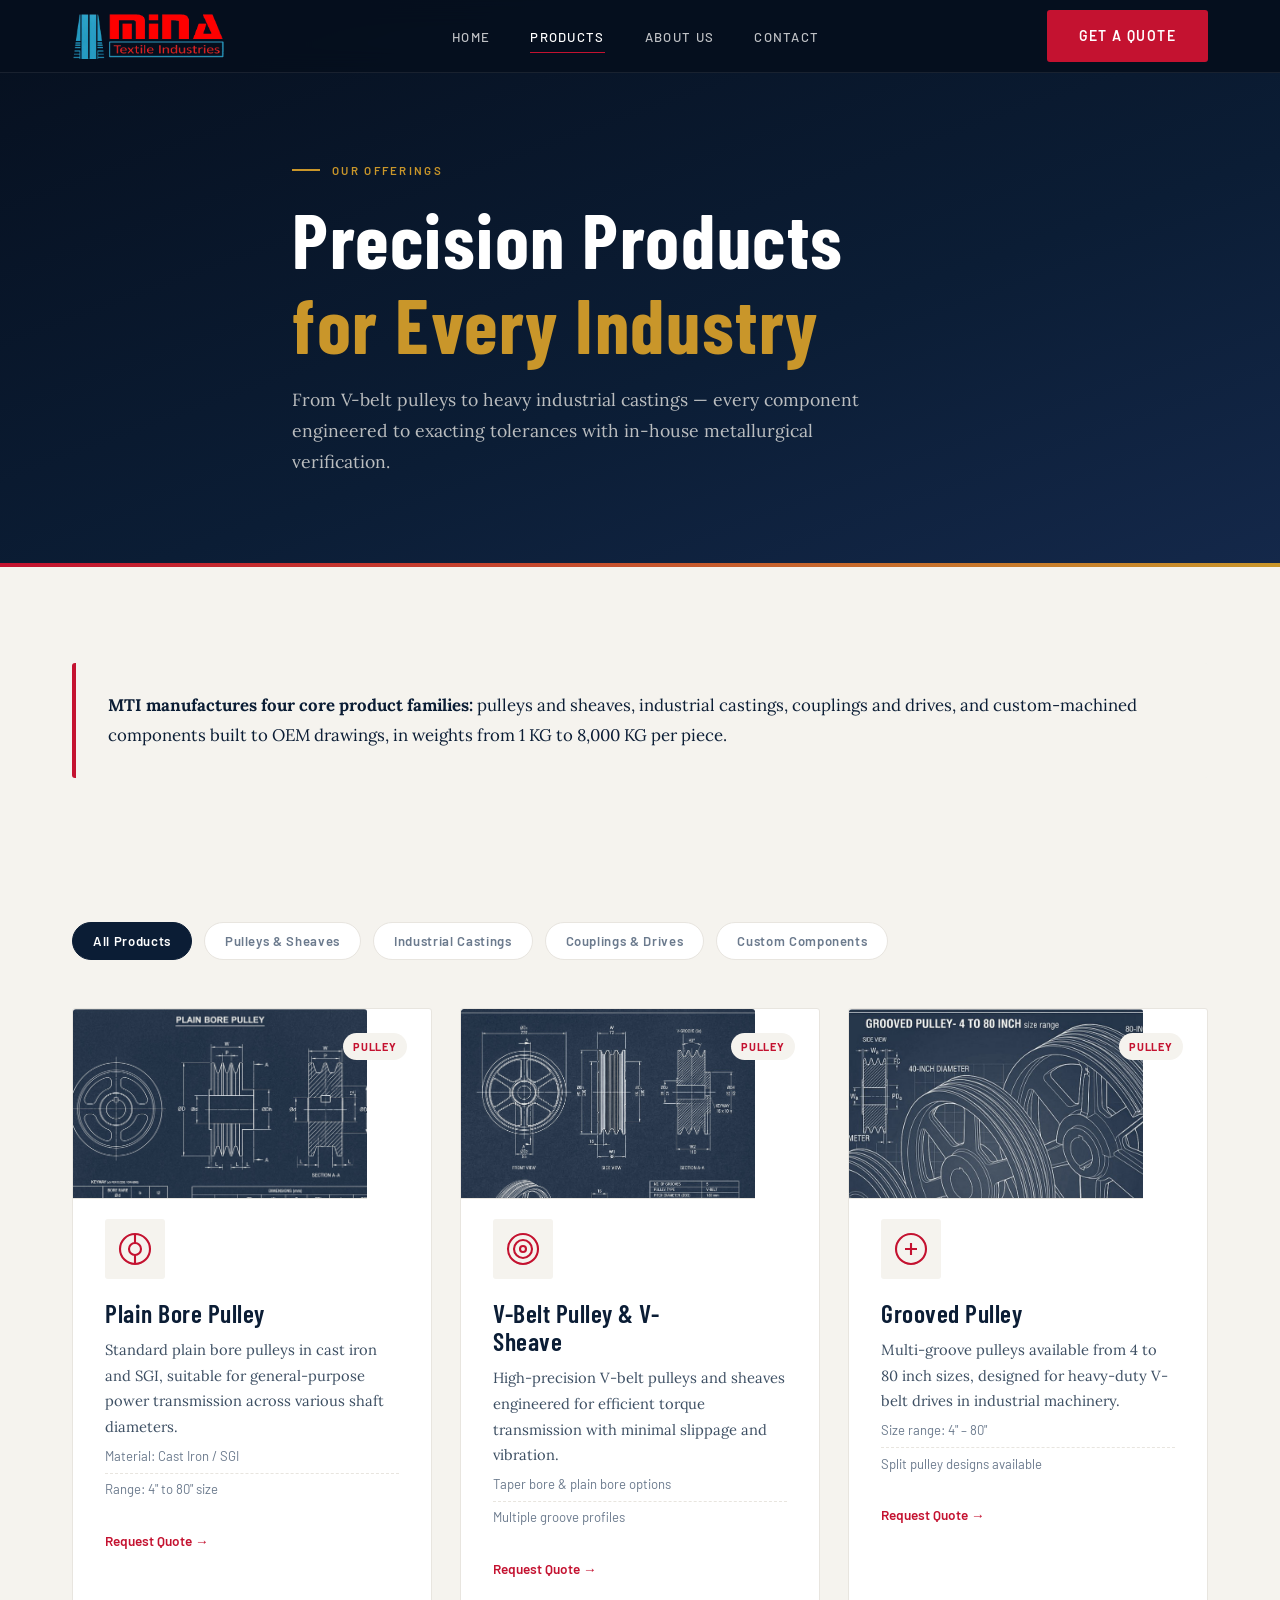
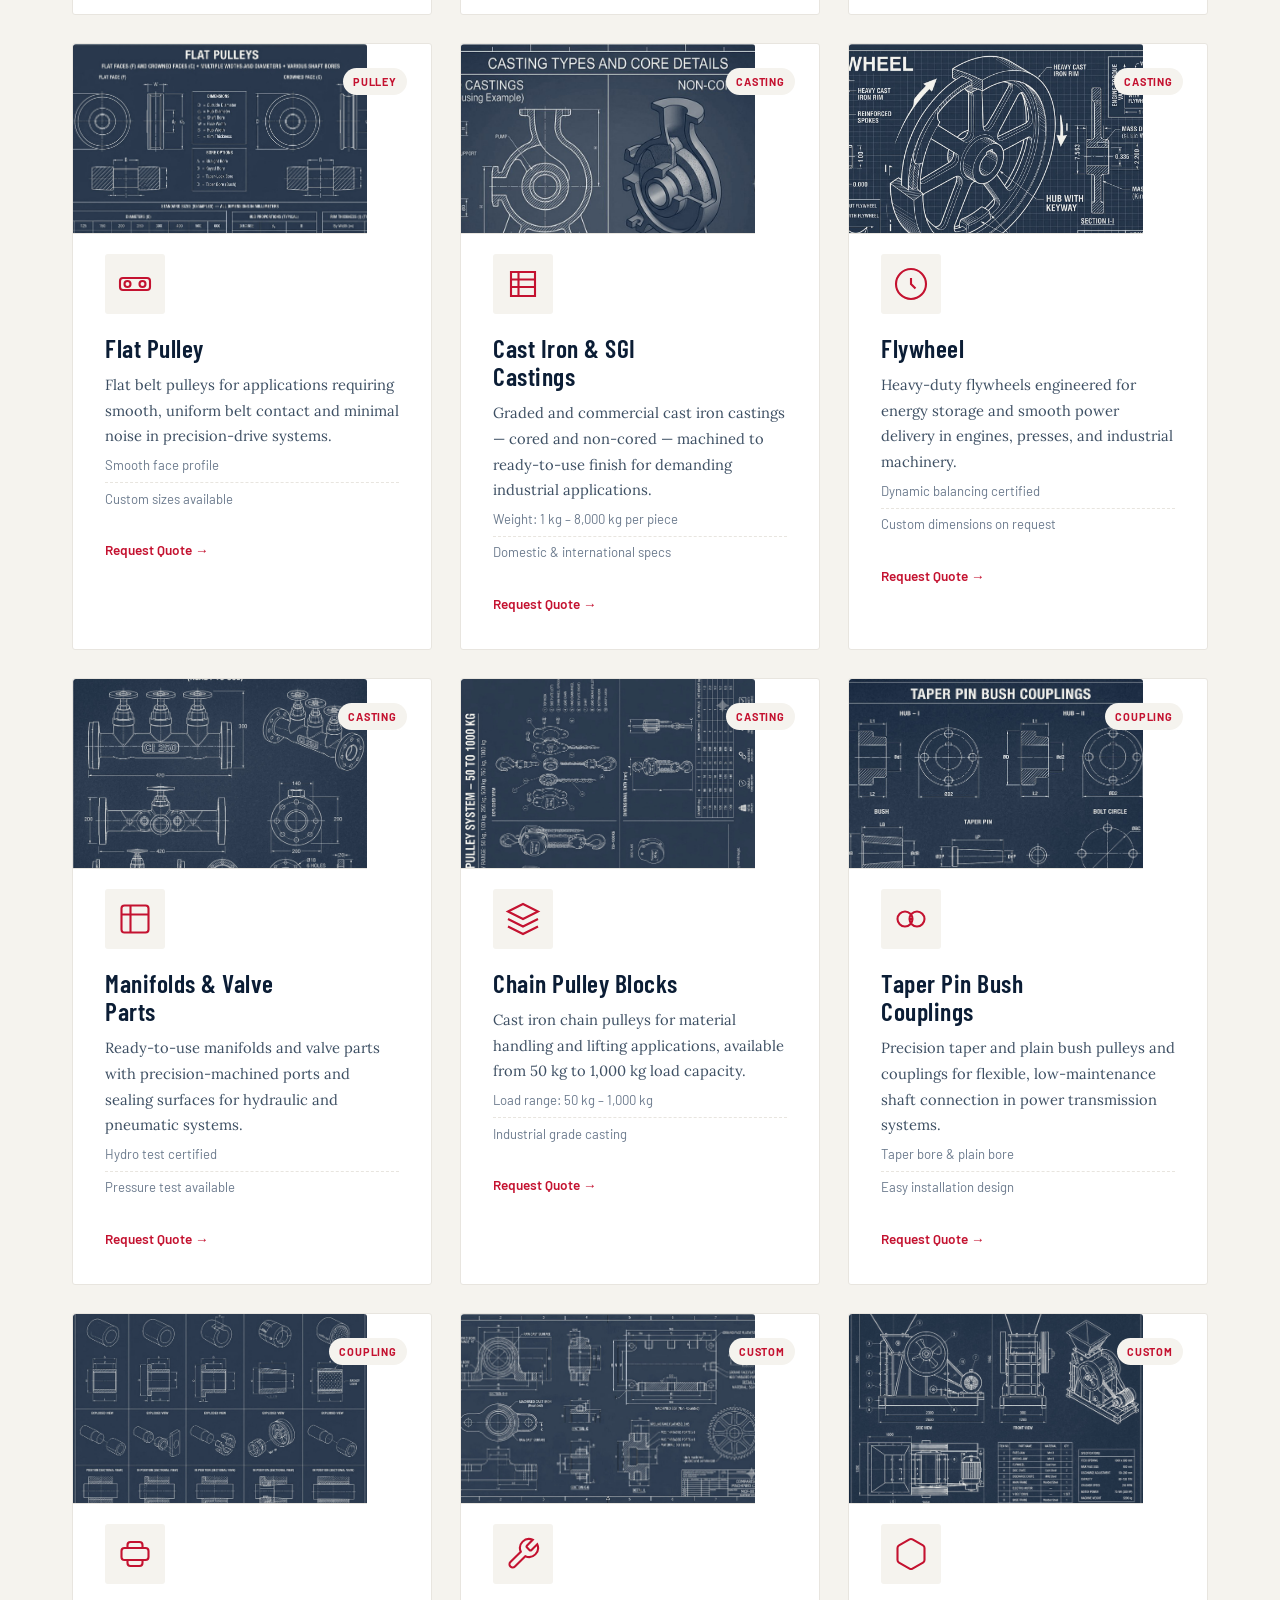
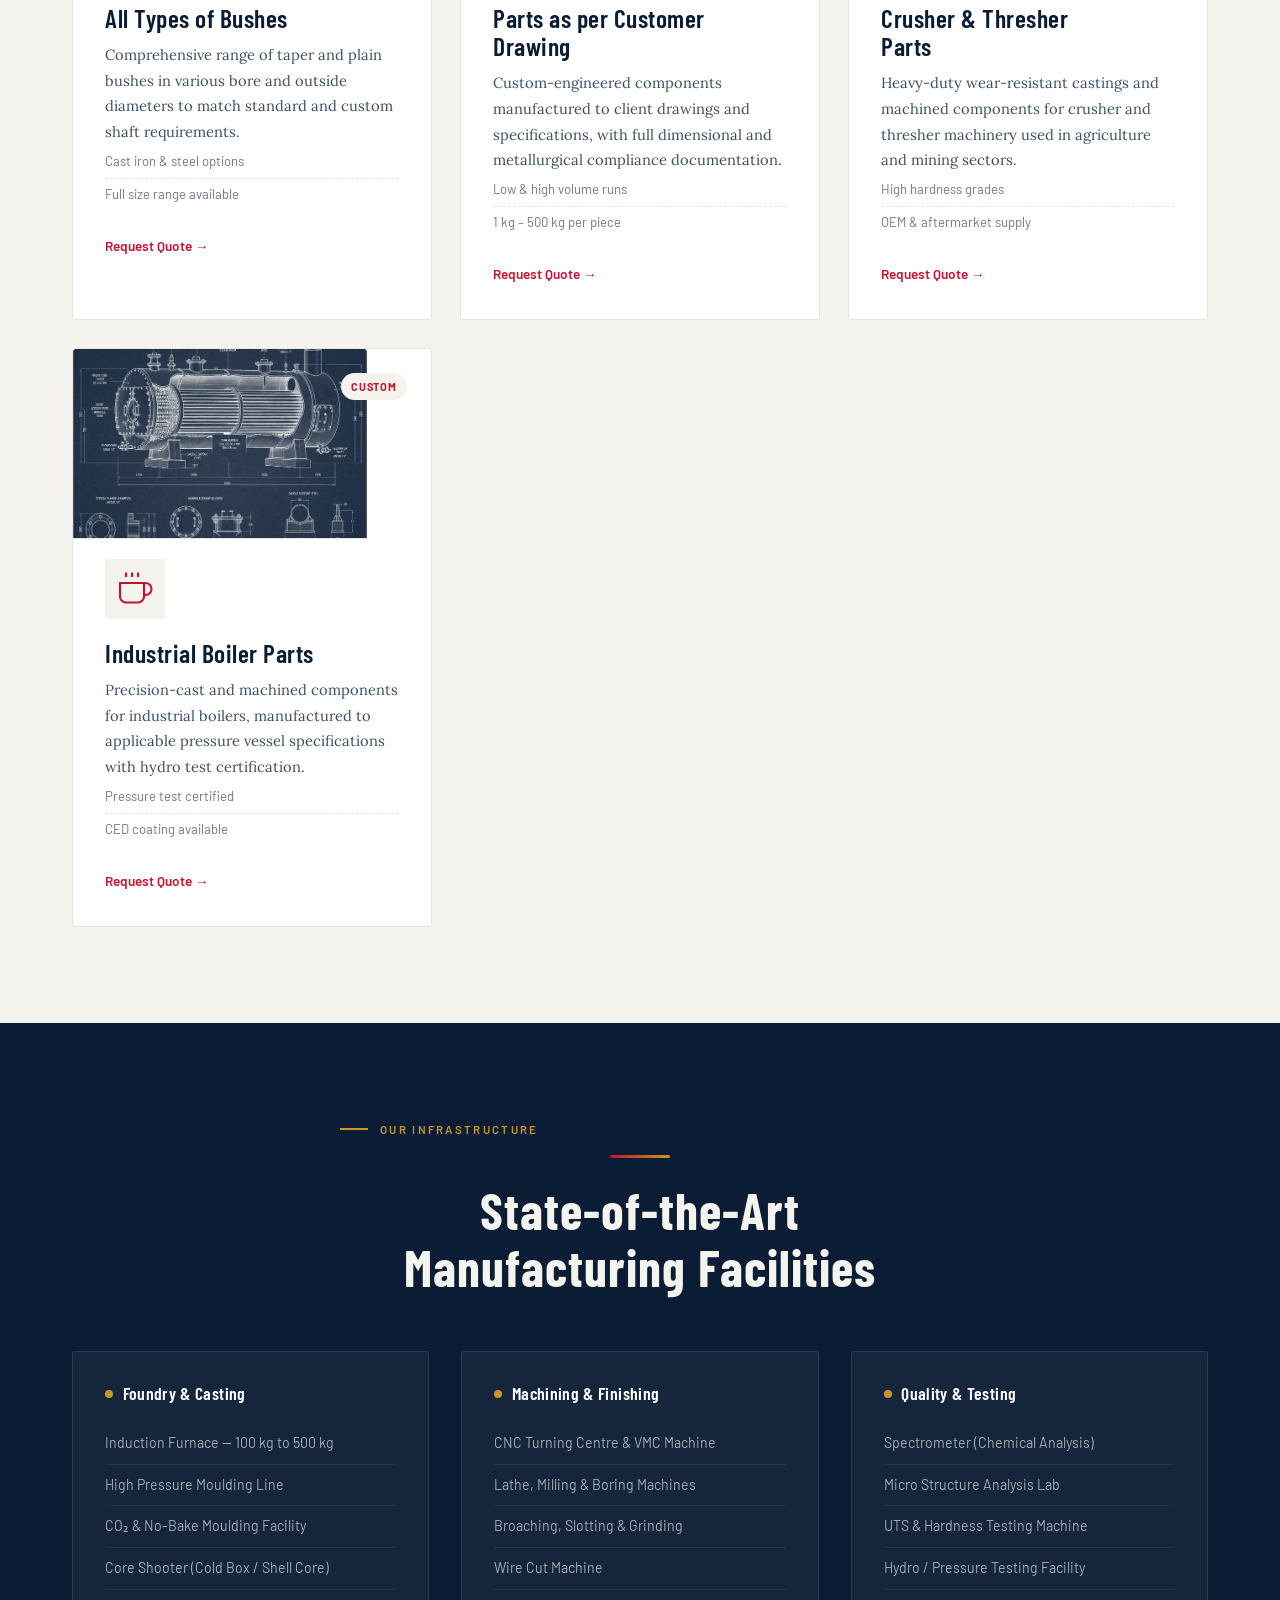
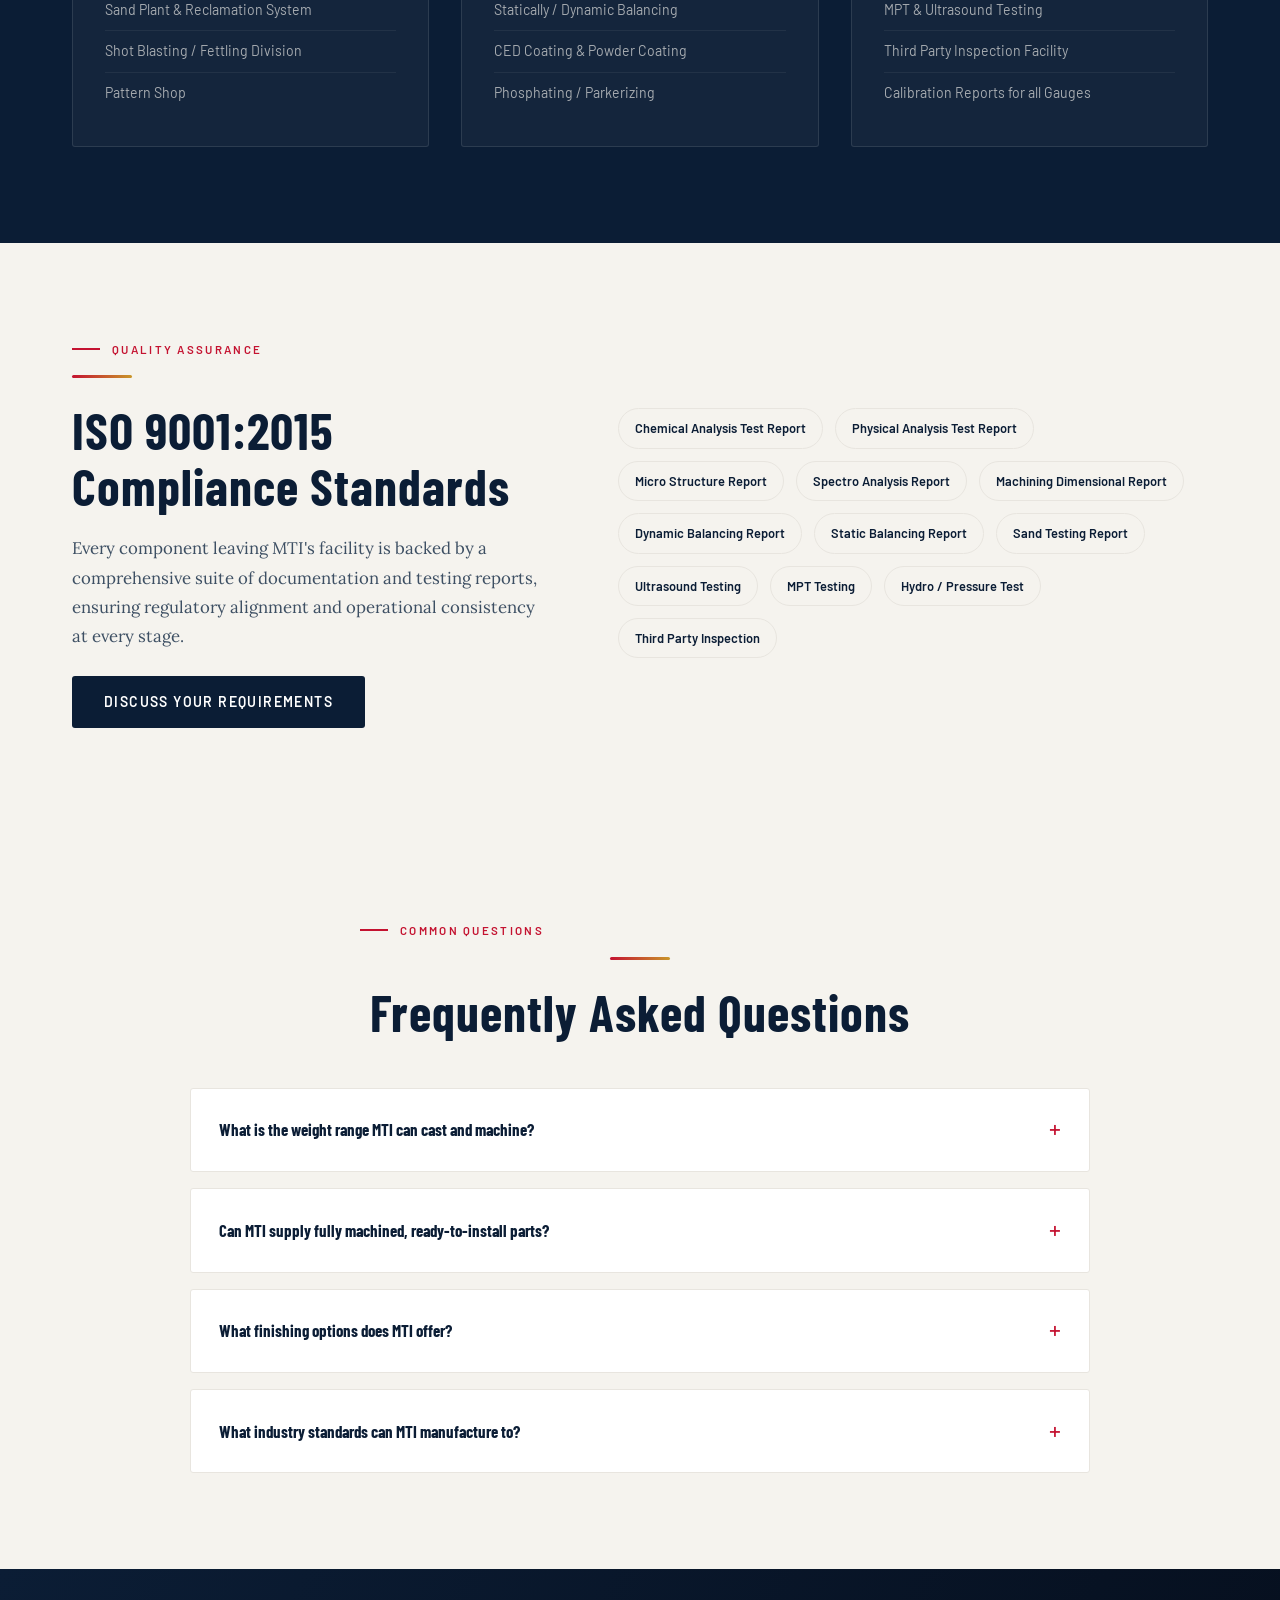
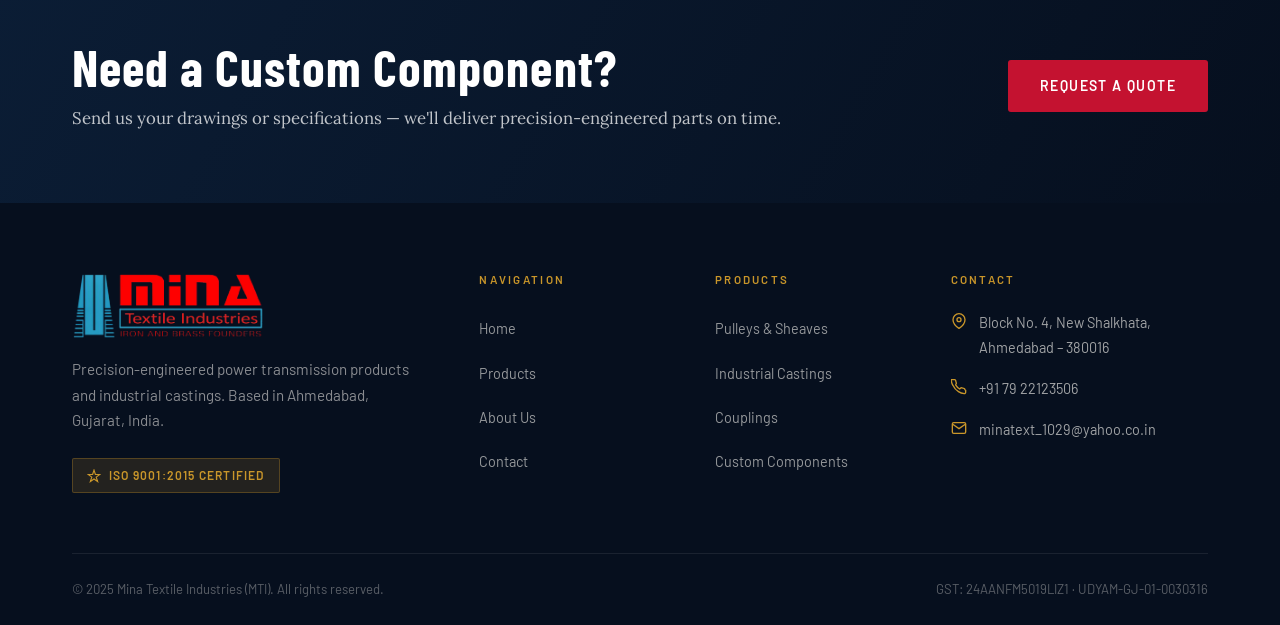
<file: products.html>
<!DOCTYPE html>
<html lang="en">
<head>
  <meta charset="UTF-8" />
  <meta name="viewport" content="width=device-width, initial-scale=1.0" />
  <title>Industrial Castings, Pulleys & Precision Machined Components | MTI</title>
  <meta name="description" content="MTI's product range: precision castings, power transmission products (pulleys, couplings, flywheels), manifolds, and custom-machined parts, 1-8000 KG, ISO 9001:2015 certified manufacturing." />
  <link rel="canonical" href="https://minatextile.dpdns.org/products.html" />
  <meta name="robots" content="index, follow" />
  <meta name="keywords" content="industrial castings supplier, plain bore pulley manufacturer, taper bush pulley, coupling manufacturer India, flywheel manufacturer, grooved pulley manufacturer, cast iron SGI castings, manifold valve parts manufacturer, crusher thresher parts" />
  <meta property="og:type" content="website" />
  <meta property="og:site_name" content="Mina Textile Industries" />
  <meta property="og:title" content="Industrial Castings, Pulleys & Precision Machined Components | MTI" />
  <meta property="og:description" content="Precision castings, power transmission products, and custom-machined parts from 1-8000 KG, ISO 9001:2015 certified." />
  <meta property="og:url" content="https://minatextile.dpdns.org/products.html" />
  <meta property="og:image" content="https://minatextile.dpdns.org/mina-logo-full.png" />
  <meta name="twitter:card" content="summary" />
  <link rel="stylesheet" href="styles.css" />

  <script type="application/ld+json">
  {
    "@context": "https://schema.org",
    "@type": "CollectionPage",
    "url": "https://minatextile.dpdns.org/products.html",
    "name": "MTI Product Range",
    "breadcrumb": {
      "@type": "BreadcrumbList",
      "itemListElement": [
        { "@type": "ListItem", "position": 1, "name": "Home", "item": "https://minatextile.dpdns.org/" },
        { "@type": "ListItem", "position": 2, "name": "Products", "item": "https://minatextile.dpdns.org/products.html" }
      ]
    }
  }
  </script>
  <script type="application/ld+json">
  {
    "@context": "https://schema.org",
    "@type": "ItemList",
    "itemListElement": [
      { "@type": "Product", "position": 1, "name": "Plain Bore Pulley", "category": "Pulleys & Sheaves", "manufacturer": { "@id": "https://minatextile.dpdns.org/#organization" } },
      { "@type": "Product", "position": 2, "name": "V-Belt Pulley & V-Sheave", "category": "Pulleys & Sheaves", "manufacturer": { "@id": "https://minatextile.dpdns.org/#organization" } },
      { "@type": "Product", "position": 3, "name": "Grooved Pulley", "category": "Pulleys & Sheaves", "manufacturer": { "@id": "https://minatextile.dpdns.org/#organization" } },
      { "@type": "Product", "position": 4, "name": "Flat Pulley", "category": "Pulleys & Sheaves", "manufacturer": { "@id": "https://minatextile.dpdns.org/#organization" } },
      { "@type": "Product", "position": 5, "name": "Cast Iron & SGI Castings", "category": "Industrial Castings", "manufacturer": { "@id": "https://minatextile.dpdns.org/#organization" } },
      { "@type": "Product", "position": 6, "name": "Flywheel", "category": "Industrial Castings", "manufacturer": { "@id": "https://minatextile.dpdns.org/#organization" } },
      { "@type": "Product", "position": 7, "name": "Manifolds & Valve Parts", "category": "Industrial Castings", "manufacturer": { "@id": "https://minatextile.dpdns.org/#organization" } },
      { "@type": "Product", "position": 8, "name": "Chain Pulley Blocks", "category": "Industrial Castings", "manufacturer": { "@id": "https://minatextile.dpdns.org/#organization" } },
      { "@type": "Product", "position": 9, "name": "Taper Pin Bush Couplings", "category": "Couplings & Drives", "manufacturer": { "@id": "https://minatextile.dpdns.org/#organization" } },
      { "@type": "Product", "position": 10, "name": "All Types of Bushes", "category": "Couplings & Drives", "manufacturer": { "@id": "https://minatextile.dpdns.org/#organization" } },
      { "@type": "Product", "position": 11, "name": "Parts as per Customer Drawing", "category": "Custom Components", "manufacturer": { "@id": "https://minatextile.dpdns.org/#organization" } },
      { "@type": "Product", "position": 12, "name": "Crusher & Thresher Parts", "category": "Custom Components", "manufacturer": { "@id": "https://minatextile.dpdns.org/#organization" } },
      { "@type": "Product", "position": 13, "name": "Industrial Boiler Parts", "category": "Custom Components", "manufacturer": { "@id": "https://minatextile.dpdns.org/#organization" } }
    ]
  }
  </script>
  <script type="application/ld+json">
  {
    "@context": "https://schema.org",
    "@type": "FAQPage",
    "mainEntity": [
      {
        "@type": "Question",
        "name": "What is the weight range MTI can cast and machine?",
        "acceptedAnswer": { "@type": "Answer", "text": "MTI manufactures castings and machined components ranging from 1 KG to 8,000 KG per piece." }
      },
      {
        "@type": "Question",
        "name": "Can MTI supply fully machined, ready-to-install parts?",
        "acceptedAnswer": { "@type": "Answer", "text": "Yes. MTI combines foundry operations with CNC turning centers, VMC, wire-cut, and grinding machines, plus in-house powder coating, CED coating, and phosphating, so components arrive ready-to-install rather than as raw castings." }
      },
      {
        "@type": "Question",
        "name": "What finishing options does MTI offer?",
        "acceptedAnswer": { "@type": "Answer", "text": "Powder coating, CED (cathodic electro-deposition) coating, and phosphating are all performed in-house, alongside hydro and pressure testing." }
      },
      {
        "@type": "Question",
        "name": "What industry standards can MTI manufacture to?",
        "acceptedAnswer": { "@type": "Answer", "text": "MTI manufactures to domestic and international specifications including IS, ASME, and EN standards for OEM and export customers." }
      }
    ]
  }
  </script>
</head>
<body>
<a class="skip-link" href="#main">Skip to main content</a>

  <!-- NAVBAR -->
  <nav class="navbar">
    <div class="navbar__inner">
      <a href="index.html" class="navbar__logo">
        <img src="mina-logo-compact.png" alt="Mina Textile Industries (MTI) logo" class="navbar__logo-img" width="910" height="274" />
      </a>
      <ul class="navbar__nav">
        <li><a href="index.html">Home</a></li>
        <li><a href="products.html" class="active" aria-current="page">Products</a></li>
        <li><a href="about.html">About Us</a></li>
        <li><a href="contact.html">Contact</a></li>
      </ul>
      <div class="navbar__cta">
        <a href="contact.html" class="btn btn-primary">Get a Quote</a>
        <button class="hamburger" aria-label="Open menu" aria-expanded="false">
          <span></span><span></span><span></span>
        </button>
      </div>
    </div>
  </nav>

  <!-- PAGE HERO -->
  <section class="page-hero" id="main">
    <div class="page-hero__bg"></div>
    <div class="container page-hero__content">
      <span class="section-label">Our Offerings</span>
      <h1>Precision Products<br /><em>for Every Industry</em></h1>
      <p>From V-belt pulleys to heavy industrial castings — every component engineered to exacting tolerances with in-house metallurgical verification.</p>
    </div>
    <div class="page-hero__divider"></div>
  </section>
   <!-- DIRECT ANSWER (GEO) -->
  <section class="section" style="padding-bottom:0;">
    <div class="container">
      <div class="answer-box fade-up">
        <p><strong>MTI manufactures four core product families:</strong> pulleys and sheaves, industrial castings, couplings and drives, and custom-machined components built to OEM drawings, in weights from 1 KG to 8,000 KG per piece.</p>
      </div>
    </div>
  </section>

  <!-- PRODUCT FILTER TABS -->
  <section class="products-section section">
    <div class="container">
      <div class="prod-tabs fade-up">
        <button class="prod-tab active" data-filter="all">All Products</button>
        <button class="prod-tab" data-filter="pulley">Pulleys & Sheaves</button>
        <button class="prod-tab" data-filter="casting">Industrial Castings</button>
        <button class="prod-tab" data-filter="coupling">Couplings & Drives</button>
        <button class="prod-tab" data-filter="custom">Custom Components</button>
      </div>

      <div class="prod-grid" id="prod-grid">

        <!-- PULLEYS & SHEAVES -->
        <div class="prod-card fade-up" data-category="pulley">
          <img src="plain_bore_pulley.jpg" alt="Engineering blueprint of an MTI plain bore pulley with front view, side section, and dimension callouts" class="prod-card__img" width="700" height="380" loading="lazy" />
          <div class="prod-card__icon-wrap">
            <svg width="36" height="36" viewBox="0 0 24 24" fill="none" stroke="currentColor" stroke-width="1.4"><circle cx="12" cy="12" r="10"/><circle cx="12" cy="12" r="4"/><line x1="12" y1="2" x2="12" y2="8"/><line x1="12" y1="16" x2="12" y2="22"/></svg>
          </div>
          <div class="prod-card__tag">Pulley</div>
          <h3>Plain Bore Pulley</h3>
          <p>Standard plain bore pulleys in cast iron and SGI, suitable for general-purpose power transmission across various shaft diameters.</p>
          <ul class="prod-card__specs">
            <li>Material: Cast Iron / SGI</li>
            <li>Range: 4" to 80" size</li>
          </ul>
          <a href="contact.html" class="prod-card__cta">Request Quote →</a>
        </div>

        <div class="prod-card fade-up" data-category="pulley">
          <img src="v_belt_pulley.jpg" alt="Technical drawing of an MTI V-belt pulley showing groove profile, keyway detail, and dimensional table" class="prod-card__img" width="700" height="380" loading="lazy" />
          <div class="prod-card__icon-wrap">
            <svg width="36" height="36" viewBox="0 0 24 24" fill="none" stroke="currentColor" stroke-width="1.4"><circle cx="12" cy="12" r="10"/><circle cx="12" cy="12" r="6"/><circle cx="12" cy="12" r="2"/></svg>
          </div>
          <div class="prod-card__tag">Pulley</div>
          <h3>V-Belt Pulley & V-Sheave</h3>
          <p>High-precision V-belt pulleys and sheaves engineered for efficient torque transmission with minimal slippage and vibration.</p>
          <ul class="prod-card__specs">
            <li>Taper bore & plain bore options</li>
            <li>Multiple groove profiles</li>
          </ul>
          <a href="contact.html" class="prod-card__cta">Request Quote →</a>
        </div>

        <div class="prod-card fade-up" data-category="pulley">
          <img src="grooved_pulley.jpg" alt="Blueprint of MTI grooved pulleys from 4-inch to 80-inch diameter with groove profile and taper bore detail" class="prod-card__img" width="700" height="380" loading="lazy" />
          <div class="prod-card__icon-wrap">
            <svg width="36" height="36" viewBox="0 0 24 24" fill="none" stroke="currentColor" stroke-width="1.4"><circle cx="12" cy="12" r="10"/><path d="M8 12h8M12 8v8"/></svg>
          </div>
          <div class="prod-card__tag">Pulley</div>
          <h3>Grooved Pulley</h3>
          <p>Multi-groove pulleys available from 4 to 80 inch sizes, designed for heavy-duty V-belt drives in industrial machinery.</p>
          <ul class="prod-card__specs">
            <li>Size range: 4" – 80"</li>
            <li>Split pulley designs available</li>
          </ul>
          <a href="contact.html" class="prod-card__cta">Request Quote →</a>
        </div>

        <div class="prod-card fade-up" data-category="pulley">
          <img src="flat_pulley.jpg" alt="Blueprint of MTI flat pulleys showing flat face and crowned face options with bore types" class="prod-card__img" width="700" height="380" loading="lazy" />
          <div class="prod-card__icon-wrap">
            <svg width="36" height="36" viewBox="0 0 24 24" fill="none" stroke="currentColor" stroke-width="1.4"><rect x="2" y="8" width="20" height="8" rx="2"/><circle cx="7" cy="12" r="2"/><circle cx="17" cy="12" r="2"/></svg>
          </div>
          <div class="prod-card__tag">Pulley</div>
          <h3>Flat Pulley</h3>
          <p>Flat belt pulleys for applications requiring smooth, uniform belt contact and minimal noise in precision-drive systems.</p>
          <ul class="prod-card__specs">
            <li>Smooth face profile</li>
            <li>Custom sizes available</li>
          </ul>
          <a href="contact.html" class="prod-card__cta">Request Quote →</a>
        </div>

        <!-- CASTINGS -->
        <div class="prod-card fade-up" data-category="casting">
          <img src="castings_cored_noncored.jpg" alt="Technical illustration comparing cored and non-cored cast iron pump housing castings" class="prod-card__img" width="700" height="380" loading="lazy" />
          <div class="prod-card__icon-wrap">
            <svg width="36" height="36" viewBox="0 0 24 24" fill="none" stroke="currentColor" stroke-width="1.4"><path d="M4 4h16v16H4z"/><path d="M4 9h16M4 14h16M9 4v16"/></svg>
          </div>
          <div class="prod-card__tag">Casting</div>
          <h3>Cast Iron & SGI Castings</h3>
          <p>Graded and commercial cast iron castings — cored and non-cored — machined to ready-to-use finish for demanding industrial applications.</p>
          <ul class="prod-card__specs">
            <li>Weight: 1 kg – 8,000 kg per piece</li>
            <li>Domestic & international specs</li>
          </ul>
          <a href="contact.html" class="prod-card__cta">Request Quote →</a>
        </div>

        <div class="prod-card fade-up" data-category="casting">
          <img src="flywheel.jpg" alt="Heavy-duty flywheel engineering blueprint showing cast iron rim, spokes, hub, and torque variation graph" class="prod-card__img" width="700" height="380" loading="lazy" />
          <div class="prod-card__icon-wrap">
            <svg width="36" height="36" viewBox="0 0 24 24" fill="none" stroke="currentColor" stroke-width="1.4"><circle cx="12" cy="12" r="10"/><path d="M12 8v4l3 3"/></svg>
          </div>
          <div class="prod-card__tag">Casting</div>
          <h3>Flywheel</h3>
          <p>Heavy-duty flywheels engineered for energy storage and smooth power delivery in engines, presses, and industrial machinery.</p>
          <ul class="prod-card__specs">
            <li>Dynamic balancing certified</li>
            <li>Custom dimensions on request</li>
          </ul>
          <a href="contact.html" class="prod-card__cta">Request Quote →</a>
        </div>

        <div class="prod-card fade-up" data-category="casting">
          <img src="manifolds_valve_parts.jpg" alt="Blueprint of ready-to-use hydraulic manifold and valve parts in cast iron" class="prod-card__img" width="700" height="380" loading="lazy" />
          <div class="prod-card__icon-wrap">
            <svg width="36" height="36" viewBox="0 0 24 24" fill="none" stroke="currentColor" stroke-width="1.4"><path d="M9 3H5a2 2 0 00-2 2v4m6-6h10a2 2 0 012 2v4M9 3v18m0 0h10a2 2 0 002-2V9M9 21H5a2 2 0 01-2-2V9m0 0h18"/></svg>
          </div>
          <div class="prod-card__tag">Casting</div>
          <h3>Manifolds & Valve Parts</h3>
          <p>Ready-to-use manifolds and valve parts with precision-machined ports and sealing surfaces for hydraulic and pneumatic systems.</p>
          <ul class="prod-card__specs">
            <li>Hydro test certified</li>
            <li>Pressure test available</li>
          </ul>
          <a href="contact.html" class="prod-card__cta">Request Quote →</a>
        </div>

        <div class="prod-card fade-up" data-category="casting">
          <img src="chain_pulley_blocks.jpg" alt="Exploded assembly blueprint of MTI chain pulley blocks rated 50 kg to 1000 kg" class="prod-card__img" width="700" height="380" loading="lazy" />
          <div class="prod-card__icon-wrap">
            <svg width="36" height="36" viewBox="0 0 24 24" fill="none" stroke="currentColor" stroke-width="1.4"><path d="M12 2L2 7l10 5 10-5-10-5zM2 17l10 5 10-5M2 12l10 5 10-5"/></svg>
          </div>
          <div class="prod-card__tag">Casting</div>
          <h3>Chain Pulley Blocks</h3>
          <p>Cast iron chain pulleys for material handling and lifting applications, available from 50 kg to 1,000 kg load capacity.</p>
          <ul class="prod-card__specs">
            <li>Load range: 50 kg – 1,000 kg</li>
            <li>Industrial grade casting</li>
          </ul>
          <a href="contact.html" class="prod-card__cta">Request Quote →</a>
        </div>

        <!-- COUPLINGS & DRIVES -->
        <div class="prod-card fade-up" data-category="coupling">
          <img src="taper_pin_bush_coupling.jpg" alt="Sectioned blueprint of a taper pin bush coupling showing coupling hub, tapered bush, and flange bolts" class="prod-card__img" width="700" height="380" loading="lazy" />
          <div class="prod-card__icon-wrap">
            <svg width="36" height="36" viewBox="0 0 24 24" fill="none" stroke="currentColor" stroke-width="1.4"><circle cx="8" cy="12" r="5"/><circle cx="16" cy="12" r="5"/><line x1="13" y1="12" x2="11" y2="12"/></svg>
          </div>
          <div class="prod-card__tag">Coupling</div>
          <h3>Taper Pin Bush Couplings</h3>
          <p>Precision taper and plain bush pulleys and couplings for flexible, low-maintenance shaft connection in power transmission systems.</p>
          <ul class="prod-card__specs">
            <li>Taper bore & plain bore</li>
            <li>Easy installation design</li>
          </ul>
          <a href="contact.html" class="prod-card__cta">Request Quote →</a>
        </div>

        <div class="prod-card fade-up" data-category="coupling">
          <img src="assorted_bushes.jpg" alt="Blueprint guide comparing plain, flanged, split, taper, and bronze-lined bush types with dimensions" class="prod-card__img" width="700" height="380" loading="lazy" />
          <div class="prod-card__icon-wrap">
            <svg width="36" height="36" viewBox="0 0 24 24" fill="none" stroke="currentColor" stroke-width="1.4"><rect x="3" y="8" width="18" height="8" rx="2"/><path d="M7 8V6a2 2 0 012-2h6a2 2 0 012 2v2M7 16v2a2 2 0 002 2h6a2 2 0 002-2v-2"/></svg>
          </div>
          <div class="prod-card__tag">Coupling</div>
          <h3>All Types of Bushes</h3>
          <p>Comprehensive range of taper and plain bushes in various bore and outside diameters to match standard and custom shaft requirements.</p>
          <ul class="prod-card__specs">
            <li>Cast iron & steel options</li>
            <li>Full size range available</li>
          </ul>
          <a href="contact.html" class="prod-card__cta">Request Quote →</a>
        </div>

        <!-- CUSTOM COMPONENTS -->
        <div class="prod-card fade-up" data-category="custom">
          <img src="machined_parts_comparison.jpg" alt="Before-and-after machining comparison blueprint of cast iron pillow block and bearing housing components" class="prod-card__img" width="700" height="380" loading="lazy" />
          <div class="prod-card__icon-wrap">
            <svg width="36" height="36" viewBox="0 0 24 24" fill="none" stroke="currentColor" stroke-width="1.4"><path d="M14.7 6.3a1 1 0 000 1.4l1.6 1.6a1 1 0 001.4 0l3.77-3.77a6 6 0 01-7.94 7.94l-6.91 6.91a2.12 2.12 0 01-3-3l6.91-6.91a6 6 0 017.94-7.94l-3.76 3.76z"/></svg>
          </div>
          <div class="prod-card__tag">Custom</div>
          <h3>Parts as per Customer Drawing</h3>
          <p>Custom-engineered components manufactured to client drawings and specifications, with full dimensional and metallurgical compliance documentation.</p>
          <ul class="prod-card__specs">
            <li>Low & high volume runs</li>
            <li>1 kg – 500 kg per piece</li>
          </ul>
          <a href="contact.html" class="prod-card__cta">Request Quote →</a>
        </div>

        <div class="prod-card fade-up" data-category="custom">
          <img src="crusher_machine.jpg" alt="Engineering drawing of an industrial jaw crusher machine with dimensions and bill of materials" class="prod-card__img" width="700" height="380" loading="lazy" />
          <div class="prod-card__icon-wrap">
            <svg width="36" height="36" viewBox="0 0 24 24" fill="none" stroke="currentColor" stroke-width="1.4"><path d="M21 16V8a2 2 0 00-1-1.73l-7-4a2 2 0 00-2 0l-7 4A2 2 0 003 8v8a2 2 0 001 1.73l7 4a2 2 0 002 0l7-4A2 2 0 0021 16z"/></svg>
          </div>
          <div class="prod-card__tag">Custom</div>
          <h3>Crusher & Thresher Parts</h3>
          <p>Heavy-duty wear-resistant castings and machined components for crusher and thresher machinery used in agriculture and mining sectors.</p>
          <ul class="prod-card__specs">
            <li>High hardness grades</li>
            <li>OEM & aftermarket supply</li>
          </ul>
          <a href="contact.html" class="prod-card__cta">Request Quote →</a>
        </div>

        <div class="prod-card fade-up" data-category="custom">
          <img src="industrial_boiler.jpg" alt="Technical schematic of an industrial fire-tube boiler with flange, manhole, and saddle support details" class="prod-card__img" width="700" height="380" loading="lazy" />
          <div class="prod-card__icon-wrap">
            <svg width="36" height="36" viewBox="0 0 24 24" fill="none" stroke="currentColor" stroke-width="1.4"><path d="M18 8h1a4 4 0 010 8h-1"/><path d="M2 8h16v9a4 4 0 01-4 4H6a4 4 0 01-4-4V8z"/><line x1="6" y1="1" x2="6" y2="4"/><line x1="10" y1="1" x2="10" y2="4"/><line x1="14" y1="1" x2="14" y2="4"/></svg>
          </div>
          <div class="prod-card__tag">Custom</div>
          <h3>Industrial Boiler Parts</h3>
          <p>Precision-cast and machined components for industrial boilers, manufactured to applicable pressure vessel specifications with hydro test certification.</p>
          <ul class="prod-card__specs">
            <li>Pressure test certified</li>
            <li>CED coating available</li>
          </ul>
          <a href="contact.html" class="prod-card__cta">Request Quote →</a>
        </div>

      </div>
    </div>
  </section>

  <!-- MANUFACTURING CAPABILITIES -->
  <section class="section section--dark capabilities">
    <div class="container">
      <div class="section-header fade-up" style="text-align:center;max-width:600px;margin:0 auto 3.5rem;">
        <span class="section-label">Our Infrastructure</span>
        <div class="amber-bar" style="margin:0 auto 1.5rem;"></div>
        <h2>State-of-the-Art<br />Manufacturing Facilities</h2>
      </div>
      <div class="cap-cols">
        <div class="cap-col fade-up">
          <h4>
            <span class="cap-col__dot"></span>
            Foundry & Casting
          </h4>
          <ul>
            <li>Induction Furnace — 100 kg to 500 kg</li>
            <li>High Pressure Moulding Line</li>
            <li>CO₂ & No-Bake Moulding Facility</li>
            <li>Core Shooter (Cold Box / Shell Core)</li>
            <li>Sand Plant & Reclamation System</li>
            <li>Shot Blasting / Fettling Division</li>
            <li>Pattern Shop</li>
          </ul>
        </div>
        <div class="cap-col fade-up">
          <h4>
            <span class="cap-col__dot"></span>
            Machining & Finishing
          </h4>
          <ul>
            <li>CNC Turning Centre & VMC Machine</li>
            <li>Lathe, Milling & Boring Machines</li>
            <li>Broaching, Slotting & Grinding</li>
            <li>Wire Cut Machine</li>
            <li>Statically / Dynamic Balancing</li>
            <li>CED Coating & Powder Coating</li>
            <li>Phosphating / Parkerizing</li>
          </ul>
        </div>
        <div class="cap-col fade-up">
          <h4>
            <span class="cap-col__dot"></span>
            Quality & Testing
          </h4>
          <ul>
            <li>Spectrometer (Chemical Analysis)</li>
            <li>Micro Structure Analysis Lab</li>
            <li>UTS & Hardness Testing Machine</li>
            <li>Hydro / Pressure Testing Facility</li>
            <li>MPT & Ultrasound Testing</li>
            <li>Third Party Inspection Facility</li>
            <li>Calibration Reports for all Gauges</li>
          </ul>
        </div>
      </div>
    </div>
  </section>

  <!-- QUALITY COMPLIANCE -->
  <section class="section quality-comp">
    <div class="container">
      <div class="quality-comp__grid">
        <div class="fade-up">
          <span class="section-label">Quality Assurance</span>
          <div class="amber-bar"></div>
          <h2>ISO 9001:2015<br />Compliance Standards</h2>
          <p style="margin:1.25rem 0 1.5rem;">
            Every component leaving MTI's facility is backed by a comprehensive suite of
            documentation and testing reports, ensuring regulatory alignment and operational
            consistency at every stage.
          </p>
          <a href="contact.html" class="btn btn-navy">Discuss Your Requirements</a>
        </div>
        <div class="qc-badges fade-up">
          <div class="qc-badge">Chemical Analysis Test Report</div>
          <div class="qc-badge">Physical Analysis Test Report</div>
          <div class="qc-badge">Micro Structure Report</div>
          <div class="qc-badge">Spectro Analysis Report</div>
          <div class="qc-badge">Machining Dimensional Report</div>
          <div class="qc-badge">Dynamic Balancing Report</div>
          <div class="qc-badge">Static Balancing Report</div>
          <div class="qc-badge">Sand Testing Report</div>
          <div class="qc-badge">Ultrasound Testing</div>
          <div class="qc-badge">MPT Testing</div>
          <div class="qc-badge">Hydro / Pressure Test</div>
          <div class="qc-badge">Third Party Inspection</div>
        </div>
      </div>
    </div>
  </section>

  <!-- FAQ (AEO) -->
  <section class="section section--gray">
    <div class="container">
      <div class="section-header fade-up" style="text-align:center;max-width:560px;margin:0 auto 3rem;">
        <span class="section-label">Common Questions</span>
        <div class="amber-bar" style="margin:0 auto 1.5rem;"></div>
        <h2>Frequently Asked Questions</h2>
      </div>
      <div class="faq-list" style="margin:0 auto;">
        <details class="faq-item">
          <summary>What is the weight range MTI can cast and machine?</summary>
          <div class="faq-answer"><p>MTI manufactures castings and machined components from 1 KG to 8,000 KG per piece.</p></div>
        </details>
        <details class="faq-item">
          <summary>Can MTI supply fully machined, ready-to-install parts?</summary>
          <div class="faq-answer"><p>Yes — MTI combines foundry operations with CNC turning centers, VMC, wire-cut, and grinding machines, plus in-house powder coating, CED coating, and phosphating, so parts arrive ready-to-install.</p></div>
        </details>
        <details class="faq-item">
          <summary>What finishing options does MTI offer?</summary>
          <div class="faq-answer"><p>Powder coating, CED coating, and phosphating are all performed in-house, alongside hydro and pressure testing.</p></div>
        </details>
        <details class="faq-item">
          <summary>What industry standards can MTI manufacture to?</summary>
          <div class="faq-answer"><p>MTI manufactures to domestic and international specifications including IS, ASME, and EN standards for both OEM and export customers.</p></div>
        </details>
      </div>
    </div>
  </section>

  <!-- CTA -->
  <section class="cta-band">
    <div class="container cta-band__inner fade-up">
      <div>
        <h2 style="color:var(--white);">Need a Custom Component?</h2>
        <p style="color:rgba(255,255,255,.75);margin-top:.5rem;">Send us your drawings or specifications — we'll deliver precision-engineered parts on time.</p>
      </div>
      <a href="contact.html" class="btn btn-primary">Request a Quote</a>
    </div>
  </section>

  <!-- FOOTER -->
  <footer class="footer">
    <div class="container">
      <div class="footer__grid">
        <div class="footer__brand">
          <img src="mina-logo-full.png" alt="Mina Textile Industries (MTI) — precision castings and industrial components manufacturer" class="footer__brand-img" width="851" height="293" />
          <p>Precision-engineered power transmission products and industrial castings. Based in Ahmedabad, Gujarat, India.</p>
          <div class="iso-badge">
            <svg width="14" height="14" viewBox="0 0 24 24" fill="none" stroke="currentColor" stroke-width="2"><path d="M12 2l2.4 7.4H22l-6.2 4.5 2.4 7.4L12 17l-6.2 4.3 2.4-7.4L2 9.4h7.6z"/></svg>
            ISO 9001:2015 Certified
          </div>
        </div>
        <div class="footer__col">
          <h5>Navigation</h5>
          <ul>
            <li><a href="index.html">Home</a></li>
            <li><a href="products.html">Products</a></li>
            <li><a href="about.html">About Us</a></li>
            <li><a href="contact.html">Contact</a></li>
          </ul>
        </div>
        <div class="footer__col">
          <h5>Products</h5>
          <ul>
            <li><a href="products.html">Pulleys & Sheaves</a></li>
            <li><a href="products.html">Industrial Castings</a></li>
            <li><a href="products.html">Couplings</a></li>
            <li><a href="products.html">Custom Components</a></li>
          </ul>
        </div>
        <div class="footer__col">
          <h5>Contact</h5>
          <div class="footer__contact-item">
            <svg width="16" height="16" viewBox="0 0 24 24" fill="none" stroke="currentColor" stroke-width="2"><path d="M21 10c0 7-9 13-9 13s-9-6-9-13a9 9 0 0118 0z"/><circle cx="12" cy="10" r="3"/></svg>
            <span>Block No. 4, New Shalkhata, Ahmedabad – 380016</span>
          </div>
          <div class="footer__contact-item">
            <svg width="16" height="16" viewBox="0 0 24 24" fill="none" stroke="currentColor" stroke-width="2"><path d="M22 16.92v3a2 2 0 01-2.18 2 19.79 19.79 0 01-8.63-3.07A19.5 19.5 0 013.07 9.81 19.79 19.79 0 01.18 1.26a2 2 0 012-.27h3a2 2 0 012 1.72c.127.96.361 1.903.7 2.81a2 2 0 01-.45 2.11L6.91 8.91a16 16 0 006.09 6.09l1.21-1.21a2 2 0 012.11-.45c.907.339 1.85.573 2.81.7a2 2 0 011.72 2.02z"/></svg>
            <span>+91 79 22123506</span>
          </div>
          <div class="footer__contact-item">
            <svg width="16" height="16" viewBox="0 0 24 24" fill="none" stroke="currentColor" stroke-width="2"><path d="M4 4h16c1.1 0 2 .9 2 2v12c0 1.1-.9 2-2 2H4c-1.1 0-2-.9-2-2V6c0-1.1.9-2 2-2z"/><polyline points="22,6 12,13 2,6"/></svg>
            <span>minatext_1029@yahoo.co.in</span>
          </div>
        </div>
      </div>
      <div class="footer__bottom">
        <span>© 2025 Mina Textile Industries (MTI). All rights reserved.</span>
        <span>GST: 24AANFM5019LIZ1 · UDYAM-GJ-01-0030316</span>
      </div>
    </div>
  </footer>

  <script src="main.js"></script>
  <script>
    // Product filter
    const tabs = document.querySelectorAll('.prod-tab');
    const cards = document.querySelectorAll('.prod-card');
    tabs.forEach(tab => {
      tab.addEventListener('click', () => {
        tabs.forEach(t => t.classList.remove('active'));
        tab.classList.add('active');
        const filter = tab.dataset.filter;
        cards.forEach(card => {
          const show = filter === 'all' || card.dataset.category === filter;
          card.style.display = show ? '' : 'none';
          if (show) setTimeout(() => card.classList.add('visible'), 50);
        });
      });
    });
  </script>
</body>
</html>
</file>
<file: styles.css>
/* ===========================
   MTI — Global Styles
   =========================== */
@import url('https://fonts.googleapis.com/css2?family=Barlow+Condensed:wght@400;500;600;700;800&family=Lora:ital,wght@0,400;0,500;0,600;1,400&family=Barlow:wght@300;400;500&display=swap');

:root {
  --navy:     #0B1D35;
  --navy-mid: #14284A;
  --red:      #C41230;
  --gold:     #C9962A;
  --cream:    #F5F3EE;
  --white:    #FFFFFF;
  --gray-dk:  #3D4F63;
  --gray-md:  #6B7A8D;
  --gray-lt:  #E8E5DF;
  --dark:     #060F1E;
  --shadow:   0 4px 24px rgba(11,29,53,.12);
  --shadow-lg:0 20px 50px rgba(11,29,53,.18);
  --radius:   3px;
  --transition: .35s cubic-bezier(.4,0,.2,1);
  --font-display: 'Barlow Condensed', sans-serif;
  --font-body: 'Lora', serif;
  --font-ui: 'Barlow', sans-serif;
}

*,*::before,*::after { box-sizing: border-box; margin: 0; padding: 0; }

html { scroll-behavior: smooth; font-size: 16px; }

body {
  font-family: var(--font-body);
  color: var(--gray-dk);
  background: var(--cream);
  line-height: 1.75;
  -webkit-font-smoothing: antialiased;
}

/* ——— TYPOGRAPHY ——— */
h1,h2,h3,h4,h5 {
  font-family: var(--font-display);
  color: var(--navy);
  line-height: 1.1;
  font-weight: 700;
  letter-spacing: .02em;
}

h1 { font-size: clamp(2.8rem, 6vw, 5.5rem); }
h2 { font-size: clamp(2rem, 4vw, 3.2rem); }
h3 { font-size: clamp(1.2rem, 2vw, 1.6rem); font-weight: 600; }
h4 { font-size: 1.1rem; font-weight: 600; }

p { font-size: 1.05rem; color: var(--gray-dk); line-height: 1.75; }

a { text-decoration: none; color: inherit; }

img { max-width: 100%; display: block; }

.container { max-width: 1200px; margin: 0 auto; padding: 0 2rem; }

/* ——— UTILITY ——— */
.section { padding: 96px 0; }
.section--dark { background: var(--navy); color: var(--cream); }
.section--dark h2, .section--dark h3 { color: var(--cream); }
.section--dark p { color: rgba(245,243,238,.75); }
.section--gray { background: var(--cream); }

.section-label {
  font-family: var(--font-ui);
  font-size: .72rem;
  font-weight: 600;
  letter-spacing: .2em;
  text-transform: uppercase;
  color: var(--red);
  margin-bottom: 1rem;
  display: flex;
  align-items: center;
  gap: .75rem;
}
.section-label::before {
  content: '';
  display: inline-block;
  width: 28px;
  height: 2px;
  background: var(--red);
  flex-shrink: 0;
}
.section--dark .section-label { color: var(--gold); }
.section--dark .section-label::before { background: var(--gold); }

.amber-bar {
  width: 60px; height: 3px;
  background: linear-gradient(90deg, var(--red), var(--gold));
  margin-bottom: 1.5rem;
  border-radius: 2px;
}

.btn {
  display: inline-flex;
  align-items: center;
  gap: .6rem;
  padding: 14px 32px;
  border-radius: var(--radius);
  font-family: var(--font-ui);
  font-size: .875rem;
  font-weight: 600;
  cursor: pointer;
  border: none;
  transition: var(--transition);
  letter-spacing: .1em;
  text-transform: uppercase;
}

.btn-primary {
  background: var(--red);
  color: var(--white);
}
.btn-primary:hover { 
  background: #A50F27; 
  transform: translateY(-2px); 
  box-shadow: 0 12px 28px rgba(196,18,48,.35); 
}

.btn-outline {
  border: 2px solid rgba(245,243,238,.5);
  color: var(--cream);
  background: transparent;
}
.btn-outline:hover { 
  background: rgba(245,243,238,.1); 
  border-color: var(--cream);
  transform: translateY(-2px); 
}

.btn-navy {
  background: var(--navy);
  color: var(--white);
}
.btn-navy:hover { 
  background: var(--navy-mid); 
  transform: translateY(-2px); 
  box-shadow: var(--shadow); 
}

/* ——— NAVBAR ——— */
.navbar {
  position: fixed; top: 0; left: 0; right: 0; z-index: 1000;
  background: rgba(6,15,30,.95);
  backdrop-filter: blur(12px);
  -webkit-backdrop-filter: blur(12px);
  border-bottom: 1px solid rgba(255,255,255,.08);
  transition: var(--transition);
}

.navbar__inner {
  display: flex;
  align-items: center;
  justify-content: space-between;
  height: 72px;
  max-width: 1200px;
  margin: 0 auto;
  padding: 0 2rem;
}

.navbar__logo {
  display: flex; align-items: center;
  line-height: 1;
}
.navbar__logo .logo-main {
  font-family: var(--font-display);
  font-size: 1.5rem;
  font-weight: 800;
  color: var(--white);
  letter-spacing: .05em;
}
.navbar__logo .logo-sub {
  font-family: var(--font-ui);
  font-size: .6rem;
  font-weight: 500;
  letter-spacing: .2em;
  text-transform: uppercase;
  color: var(--gold);
  margin-top: 2px;
}

.navbar__logo-img {
  display: block;
  height: 46px;
  width: auto;
  max-width: none;
  transition: var(--transition);
}
.navbar__logo:hover .navbar__logo-img { transform: translateY(-1px); }

.navbar__nav {
  display: flex;
  gap: 2.5rem;
  list-style: none;
}

.navbar__nav a {
  font-family: var(--font-ui);
  font-size: .82rem;
  font-weight: 500;
  color: rgba(255,255,255,.75);
  letter-spacing: .1em;
  text-transform: uppercase;
  padding: .25rem 0;
  position: relative;
  transition: var(--transition);
}
.navbar__nav a::after {
  content: '';
  position: absolute; bottom: -4px; left: 0; right: 0;
  height: 1px;
  background: var(--red);
  transform: scaleX(0);
  transform-origin: left;
  transition: transform var(--transition);
}
.navbar__nav a:hover,
.navbar__nav a.active { color: var(--white); }
.navbar__nav a:hover::after,
.navbar__nav a.active::after { transform: scaleX(1); }

.navbar__cta { display: flex; align-items: center; gap: 1rem; }

.hamburger {
  display: none;
  flex-direction: column; gap: 5px;
  background: none; border: none; cursor: pointer; padding: .25rem;
}
.hamburger span {
  display: block; width: 24px; height: 2px;
  background: var(--white);
  border-radius: 2px;
  transition: var(--transition);
}

/* ——— FOOTER ——— */
.footer {
  background: var(--dark);
  color: var(--cream);
  padding: 70px 0 0;
}

.footer__grid {
  display: grid;
  grid-template-columns: 2fr 1fr 1fr 1.5fr;
  gap: 4rem;
  padding-bottom: 60px;
  border-bottom: 1px solid rgba(255,255,255,.08);
}

.footer__brand .logo-main {
  font-family: var(--font-display);
  font-size: 1.8rem; font-weight: 800;
  color: var(--white); letter-spacing: .05em;
}
.footer__brand .logo-sub {
  font-family: var(--font-ui);
  font-size: .6rem; letter-spacing: .2em;
  text-transform: uppercase; color: var(--gold);
  margin-bottom: 1rem; display: block;
}

.footer__brand-img {
  display: block;
  height: 66px;
  width: auto;
  max-width: 100%;
  margin-bottom: 1.1rem;
}
.footer__brand p { 
  font-family: var(--font-ui);
  font-size: .95rem; line-height: 1.7; 
  color: rgba(245,243,238,.55); 
  margin-top: 1rem;
}

.footer__col h5 {
  font-family: var(--font-ui);
  font-size: .72rem; font-weight: 600;
  letter-spacing: .2em; text-transform: uppercase;
  color: var(--gold); margin-bottom: 1.5rem;
}

.footer__col ul { list-style: none; }
.footer__col ul li { margin-bottom: .4rem; }
.footer__col ul a {
  font-family: var(--font-ui);
  font-size: .9rem; color: rgba(245,243,238,.6);
  padding: .4rem 0; display: block;
  transition: var(--transition);
}
.footer__col ul a:hover { color: var(--cream); }

.footer__contact-item {
  display: flex; gap: .75rem;
  margin-bottom: 1rem;
  font-family: var(--font-ui);
  font-size: .9rem; color: rgba(245,243,238,.65);
  align-items: flex-start;
}
.footer__contact-item svg { flex-shrink: 0; margin-top: 3px; color: var(--gold); }

.footer__bottom {
  display: flex; justify-content: space-between; align-items: center;
  padding: 1.5rem 0;
  font-family: var(--font-ui);
  font-size: .82rem; color: rgba(245,243,238,.35);
  flex-wrap: wrap; gap: .5rem;
}

.iso-badge {
  display: inline-flex; align-items: center; gap: .5rem;
  background: rgba(201,150,42,.15);
  border: 1px solid rgba(201,150,42,.3);
  border-radius: 2px;
  padding: 6px 14px;
  font-family: var(--font-ui);
  font-size: .75rem; font-weight: 600;
  letter-spacing: .1em; color: var(--gold);
  text-transform: uppercase;
  margin-top: 1.5rem;
}

/* ——— FADE-IN ANIMATION ——— */
.fade-up {
  opacity: 0;
  transform: translateY(28px);
  transition: opacity .65s cubic-bezier(.25,.46,.45,.94),
              transform .65s cubic-bezier(.25,.46,.45,.94);
}
.fade-up.visible { opacity: 1; transform: none; }
.fade-up:nth-child(2) { transition-delay: .1s; }
.fade-up:nth-child(3) { transition-delay: .2s; }
.fade-up:nth-child(4) { transition-delay: .3s; }
.fade-up:nth-child(5) { transition-delay: .4s; }
.fade-up:nth-child(6) { transition-delay: .5s; }

/* ——— RESPONSIVE ——— */
@media (max-width: 1024px) {
  .footer__grid { grid-template-columns: 1fr 1fr; }
}
@media (max-width: 768px) {
  .section { padding: 64px 0; }
  .navbar__nav, .navbar__cta .btn { display: none; }
  .hamburger { display: flex; }
  .footer__grid { grid-template-columns: 1fr; }
  .footer__bottom { flex-direction: column; text-align: center; }
  .navbar__logo-img { height: 38px; }
  .footer__brand-img { height: 54px; }
}
/* ======================================================================
   COMPONENT STYLES — Hero, Stats, About-Snap, Markets, Why, Clients,
   CTA Band, Page-Hero, Timelines, Values, Leadership, Market Position,
   Sustainability, Investment, Products, Capabilities, Quality, Contact,
   FAQ, Answer-box, Breadcrumbs — consolidated into one stylesheet.
   ====================================================================== */

img { border-radius: 0; }

/* ——— HOME HERO ——— */
.hero {
  position: relative;
  min-height: 92vh;
  display: flex;
  align-items: center;
  overflow: hidden;
  padding-top: 72px;
}
.hero__bg {
  position: absolute; inset: 0;
  background:
    radial-gradient(circle at 15% 20%, rgba(201,150,42,.18) 0%, transparent 45%),
    radial-gradient(circle at 85% 80%, rgba(196,18,48,.16) 0%, transparent 50%),
    linear-gradient(90deg, var(--dark) 0%, var(--dark) 32%, rgba(6,15,30,.55) 60%, rgba(6,15,30,.15) 100%),
    linear-gradient(160deg, var(--dark) 0%, var(--navy) 55%, var(--navy-mid) 100%),
    url('hero-boiler-blueprint.jpg');
  background-repeat: no-repeat, no-repeat, no-repeat, no-repeat, no-repeat;
  background-size: cover, cover, cover, cover, cover;
  background-position: center, center, center, center, right center;
}
@media (max-width: 768px) {
  .hero__bg { background-image:
    radial-gradient(circle at 15% 20%, rgba(201,150,42,.18) 0%, transparent 45%),
    radial-gradient(circle at 85% 80%, rgba(196,18,48,.16) 0%, transparent 50%),
    linear-gradient(180deg, var(--dark) 0%, var(--dark) 55%, rgba(6,15,30,.3) 100%),
    linear-gradient(160deg, var(--dark) 0%, var(--navy) 55%, var(--navy-mid) 100%),
    url('hero-boiler-blueprint.jpg');
    background-position: center, center, center, center, center 30%;
  }
}
.hero__overlay {
  position: absolute; inset: 0;
  background-image: linear-gradient(rgba(255,255,255,.04) 1px, transparent 1px),
                     linear-gradient(90deg, rgba(255,255,255,.04) 1px, transparent 1px);
  background-size: 48px 48px;
  mask-image: radial-gradient(circle at 50% 40%, black 0%, transparent 75%);
}
.hero__content { position: relative; z-index: 2; padding: 80px 2rem; text-align: left; max-width: 820px; }
.hero__eyebrow {
  font-family: var(--font-ui); font-size: .8rem; font-weight: 600;
  letter-spacing: .25em; text-transform: uppercase; color: var(--gold);
  margin-bottom: 1.5rem;
}
.hero__title { color: var(--white); margin-bottom: 1.5rem; }
.hero__title em { color: var(--gold); font-style: normal; }
.hero__sub { color: rgba(245,243,238,.78); font-size: 1.15rem; max-width: 620px; margin-bottom: 2.2rem; }
.hero__actions { display: flex; gap: 1rem; flex-wrap: wrap; margin-bottom: 3rem; }
.hero__badges { display: flex; gap: 1rem; flex-wrap: wrap; }
.hero__badge {
  display: inline-flex; align-items: center; gap: .6rem;
  background: rgba(255,255,255,.06); border: 1px solid rgba(255,255,255,.14);
  border-radius: var(--radius); padding: 10px 16px;
  font-family: var(--font-ui); font-size: .8rem; font-weight: 500;
  color: rgba(245,243,238,.85);
}
.hero__badge svg { color: var(--gold); flex-shrink: 0; }
.hero__scroll {
  position: absolute; bottom: 28px; left: 50%; transform: translateX(-50%);
  display: flex; flex-direction: column; align-items: center; gap: .5rem;
  z-index: 2; color: rgba(245,243,238,.5);
  font-family: var(--font-ui); font-size: .7rem; letter-spacing: .2em; text-transform: uppercase;
}
.hero__scroll-line { width: 1px; height: 34px; background: linear-gradient(rgba(245,243,238,.6), transparent); animation: scrollPulse 2s ease-in-out infinite; }
@keyframes scrollPulse { 0%,100% { opacity: .3; } 50% { opacity: 1; } }

/* ——— PAGE HERO (about/products/contact) ——— */
.page-hero { position: relative; padding: 160px 0 90px; overflow: hidden; }
.page-hero__bg {
  position: absolute; inset: 0;
  background: linear-gradient(160deg, var(--dark) 0%, var(--navy) 60%, var(--navy-mid) 100%);
}
.page-hero__content { position: relative; z-index: 2; max-width: 760px; }
.page-hero__content .section-label { color: var(--gold); }
.page-hero__content .section-label::before { background: var(--gold); }
.page-hero__content h1 { color: var(--white); margin: 1rem 0 1.25rem; }
.page-hero__content h1 em { color: var(--gold); font-style: normal; }
.page-hero__content p { color: rgba(245,243,238,.75); font-size: 1.1rem; max-width: 620px; }
.page-hero__divider {
  position: absolute; bottom: 0; left: 0; right: 0; height: 4px;
  background: linear-gradient(90deg, var(--red), var(--gold));
}

/* ——— STATS BAND ——— */
.stats-band { background: var(--white); position: relative; z-index: 3; margin-top: -48px; padding-bottom: 40px; }
.stats-band__grid {
  display: grid; grid-template-columns: repeat(4, 1fr); gap: 1.5rem;
  background: var(--white); border-radius: var(--radius);
  box-shadow: var(--shadow-lg); padding: 2.5rem 2rem;
}
.stat-card { text-align: center; border-right: 1px solid var(--gray-lt); }
.stat-card:last-child { border-right: none; }
.stat-card__num { display: block; font-family: var(--font-display); font-size: 2.6rem; font-weight: 800; color: var(--red); }
.stat-card__label { font-family: var(--font-ui); font-size: .78rem; letter-spacing: .1em; text-transform: uppercase; color: var(--gray-md); }

/* ——— ABOUT SNAPSHOT (home) ——— */
.about-snap__grid { display: grid; grid-template-columns: .85fr 1fr; gap: 4.5rem; align-items: center; }
.about-snap__img-wrap { position: relative; aspect-ratio: 1/1; max-width: 420px; }
.about-snap__geo { position: absolute; border-radius: var(--radius); }
.geo1 { inset: 0; background: linear-gradient(135deg, var(--navy), var(--navy-mid)); transform: rotate(-4deg); }
.geo2 { inset: 14px; border: 2px solid var(--gold); transform: rotate(3deg); }
.about-snap__inner-card {
  position: absolute; inset: 0; display: flex; flex-direction: column;
  align-items: center; justify-content: center; text-align: center;
  background: linear-gradient(160deg, var(--navy) 0%, var(--dark) 100%);
  border-radius: var(--radius); color: var(--white); z-index: 2;
}
.inner-card__year { font-family: var(--font-display); font-size: 3.5rem; font-weight: 800; color: var(--gold); }
.inner-card__label { font-family: var(--font-ui); font-size: .8rem; letter-spacing: .15em; text-transform: uppercase; color: rgba(245,243,238,.7); margin-top: .5rem; }
.about-snap__timeline { margin-top: 2.5rem; display: grid; gap: 1rem; }
.tl-item { display: flex; align-items: center; gap: .9rem; font-family: var(--font-ui); font-size: .9rem; color: var(--gray-dk); }
.tl-dot { width: 10px; height: 10px; border-radius: 50%; background: var(--gray-lt); flex-shrink: 0; }
.tl-dot.active { background: var(--red); box-shadow: 0 0 0 4px rgba(196,18,48,.15); }
.about-snap__values { display: flex; flex-wrap: wrap; gap: .75rem; margin-top: 1.75rem; }
.value-chip {
  display: inline-flex; align-items: center; gap: .5rem;
  background: var(--cream); border: 1px solid var(--gray-lt);
  border-radius: 999px; padding: 8px 16px;
  font-family: var(--font-ui); font-size: .82rem; font-weight: 600; color: var(--navy);
}
.value-chip svg { color: var(--red); }

/* ——— SECTION HEADER (shared) ——— */
.section-header { max-width: 640px; margin-bottom: 3.5rem; }
.section-header h2 { margin-top: .5rem; }

/* ——— MARKETS GRID ——— */
.markets__grid { display: grid; grid-template-columns: repeat(3, 1fr); gap: 1.75rem; }
.market-card {
  background: var(--white); border: 1px solid var(--gray-lt); border-radius: var(--radius);
  padding: 2.2rem; transition: var(--transition);
}
.market-card:hover { transform: translateY(-6px); box-shadow: var(--shadow-lg); border-color: transparent; }
.market-card__icon {
  width: 56px; height: 56px; border-radius: var(--radius); background: var(--cream);
  display: flex; align-items: center; justify-content: center; color: var(--red); margin-bottom: 1.25rem;
}
.market-card h4 { margin-bottom: .6rem; }
.market-card p { font-size: .95rem; }

/* ——— WHY MTI ——— */
.why-grid { display: grid; grid-template-columns: repeat(3, 1fr); gap: 2.5rem 2rem; }
.why-item { display: flex; gap: 1.5rem; }
.why-item__num { font-family: var(--font-display); font-size: 2.2rem; font-weight: 800; color: var(--gold); flex-shrink: 0; }
.why-item h4 { color: var(--white); margin-bottom: .5rem; }
.why-item p { color: rgba(245,243,238,.68); font-size: .95rem; }

/* ——— CLIENTS MARQUEE ——— */
.clients__marquee-wrap { overflow: hidden; position: relative; -webkit-mask-image: linear-gradient(90deg, transparent, black 8%, black 92%, transparent); mask-image: linear-gradient(90deg, transparent, black 8%, black 92%, transparent); }
.clients__marquee { width: 100%; }
.clients__track { display: flex; gap: 3rem; width: max-content; animation: marquee 32s linear infinite; }
.clients__track span {
  font-family: var(--font-display); font-size: 1.3rem; font-weight: 600; color: var(--gray-md);
  white-space: nowrap; padding: .5rem 0;
}
@keyframes marquee { from { transform: translateX(0); } to { transform: translateX(-50%); } }

/* ——— CTA BAND ——— */
.cta-band { background: linear-gradient(120deg, var(--navy), var(--dark)); padding: 70px 0; }
.cta-band__inner { display: flex; align-items: center; justify-content: space-between; gap: 2rem; flex-wrap: wrap; }

/* ——— ABOUT NARRATIVE ——— */
.about-narrative__grid { display: grid; grid-template-columns: 1.1fr .9fr; gap: 4rem; align-items: center; }
.about-stat-panel { display: grid; grid-template-columns: 1fr 1fr; gap: 1.5rem; background: var(--cream); border-radius: var(--radius); padding: 2.5rem; }
.asp-item { text-align: center; }
.asp-num { display: block; font-family: var(--font-display); font-size: 2.4rem; font-weight: 800; color: var(--red); }
.asp-label { font-family: var(--font-ui); font-size: .75rem; letter-spacing: .08em; text-transform: uppercase; color: var(--gray-md); }

/* ——— EVOLUTION TIMELINE (about) ——— */
.timeline { display: grid; gap: 0; max-width: 900px; margin: 0 auto; }
.tl-entry { display: grid; grid-template-columns: 90px 40px 1fr; gap: 1.5rem; align-items: start; }
.tl-entry__year { font-family: var(--font-display); font-size: 1.6rem; font-weight: 800; color: var(--navy); text-align: right; padding-top: .4rem; }
.tl-entry__connector { display: flex; flex-direction: column; align-items: center; height: 100%; }
.tl-entry__dot { width: 16px; height: 16px; border-radius: 50%; background: var(--gray-lt); border: 3px solid var(--white); box-shadow: 0 0 0 2px var(--gray-lt); margin-top: .3rem; }
.tl-entry__dot.active { background: var(--red); box-shadow: 0 0 0 2px rgba(196,18,48,.3); }
.tl-entry__dot.future { background: var(--gold); box-shadow: 0 0 0 2px rgba(201,150,42,.3); }
.tl-entry:not(:last-child) .tl-entry__connector::after {
  content: ''; width: 2px; flex: 1; background: var(--gray-lt); margin-top: 4px; min-height: 60px;
}
.tl-entry__card { background: var(--white); border: 1px solid var(--gray-lt); border-radius: var(--radius); padding: 1.75rem 2rem; margin-bottom: 2.5rem; }
.tl-entry__card.highlight { border-color: var(--gold); background: linear-gradient(135deg, #FFFDF7, var(--white)); }
.tl-entry__card.future-card { border-style: dashed; }
.tl-entry__card h4 { margin-bottom: .4rem; }
.tl-entry__card p { margin-bottom: 0; font-size: .95rem; }

/* ——— MISSION & VALUES ——— */
.mv-grid { display: grid; grid-template-columns: .8fr 1.2fr; gap: 4rem; }
.mv-mission blockquote {
  font-family: var(--font-display); font-size: 1.6rem; font-weight: 600; color: var(--navy);
  line-height: 1.4; border-left: 3px solid var(--gold); padding-left: 1.5rem; margin-top: 1rem;
}
.values-list { display: grid; gap: 1.75rem; margin-top: 1.5rem; }
.value-item { display: flex; gap: 1.25rem; text-align: left; padding: 0; }
.value-item__icon {
  width: 48px; height: 48px; border-radius: var(--radius); background: var(--cream);
  display: flex; align-items: center; justify-content: center; color: var(--red); flex-shrink: 0;
}
.value-item h4 { margin-bottom: .3rem; }
.value-item p { font-size: .93rem; margin-bottom: 0; }

/* ——— LEADERSHIP ——— */
.leadership {
  background-image: linear-gradient(rgba(11,29,53,.84), rgba(11,29,53,.84)), url('leadership-texture.jpg');
  background-size: cover;
  background-position: center;
}
.leaders-grid { display: grid; grid-template-columns: repeat(2, 1fr); gap: 1.5rem; max-width: 900px; margin: 0 auto; }
.leader-card { display: flex; gap: 1.1rem; align-items: flex-start; background: rgba(255,255,255,.96); border: 1px solid rgba(255,255,255,.1); border-radius: var(--radius); padding: 1.25rem 1.4rem; }
.leader-card__avatar {
  width: 44px; height: 44px; border-radius: 50%; background: linear-gradient(135deg, var(--gold), var(--red));
  display: flex; align-items: center; justify-content: center; flex-shrink: 0;
  font-family: var(--font-display); font-weight: 800; color: var(--white); font-size: .85rem;
}
.leader-card__info h3 { color: var(--navy); font-size: 1.05rem; }
.leader-card__info p { color: var(--gray-md); font-size: .85rem; margin-top: .4rem; }
.leader-card__title { display: block; color: var(--red); font-family: var(--font-ui); font-size: .72rem; font-weight: 700; letter-spacing: .08em; text-transform: uppercase; margin: .15rem 0 .5rem; }
.leader-card__contact { display: flex; align-items: center; gap: .5rem; font-family: var(--font-ui); font-size: .8rem; color: var(--gray-md); margin-top: .6rem; }
.leader-card__contact svg { color: var(--red); }
.leaders-note { text-align: center; max-width: 700px; margin: 2.5rem auto 0; color: rgba(245,243,238,.7); font-size: .95rem; position: relative; z-index: 1; }

/* ——— MARKET POSITION (about) ——— */
.mp-grid { display: grid; grid-template-columns: 1.1fr .9fr; gap: 4rem; align-items: start; }
.mp-drivers { background: var(--cream); border-radius: var(--radius); padding: 2.2rem; }
.driver-item { display: flex; align-items: center; gap: 1rem; padding: .9rem 0; border-bottom: 1px solid var(--gray-lt); font-family: var(--font-ui); font-size: .92rem; color: var(--navy); font-weight: 500; }
.driver-item:last-child { border-bottom: none; }
.driver-icon { width: 34px; height: 34px; border-radius: 50%; background: var(--white); display: flex; align-items: center; justify-content: center; color: var(--red); flex-shrink: 0; }

/* ——— SUSTAINABILITY ——— */
.sus-grid { display: grid; grid-template-columns: repeat(4, 1fr); gap: 1.75rem; }
.sus-card { background: var(--white); border: 1px solid var(--gray-lt); border-radius: var(--radius); padding: 2rem; text-align: center; }
.sus-card__icon { width: 52px; height: 52px; border-radius: 50%; background: var(--cream); color: var(--red); display: flex; align-items: center; justify-content: center; margin: 0 auto 1.1rem; }
.sus-card h4 { margin-bottom: .6rem; }
.sus-card p { font-size: .9rem; margin-bottom: 0; }

/* ——— INVESTMENT ——— */
.invest-grid { display: grid; grid-template-columns: .9fr 1.1fr; gap: 4rem; }
.invest-goals { display: grid; gap: 1.5rem; }
.ig-item { display: flex; gap: 1.25rem; }
.ig-num { font-family: var(--font-display); font-size: 1.6rem; font-weight: 800; color: var(--gold); flex-shrink: 0; }
.ig-item h4 { color: var(--white); margin-bottom: .3rem; }
.ig-item p { color: rgba(245,243,238,.65); font-size: .9rem; margin-bottom: 0; }

/* ——— PRODUCT CARD IMAGE (blueprint thumbnails) ——— */
.prod-card__img {
  width: calc(100% + 4rem);
  margin: -2rem -2rem 1.25rem;
  height: 190px;
  object-fit: cover;
  object-position: center 30%;
  display: block;
  border-bottom: 1px solid var(--gray-lt);
  border-radius: var(--radius) var(--radius) 0 0;
}
.prod-card { overflow: hidden; }
.prod-card__icon-wrap { margin-top: .25rem; }

/* ——— ABOUT: HERITAGE ENGINEERING IMAGE ——— */
.about-narrative__visual img {
  width: 100%;
  border-radius: var(--radius);
  border: 1px solid var(--gray-lt);
  box-shadow: var(--shadow-lg);
}

/* ——— HOMEPAGE: PRODUCT HIGHLIGHTS GALLERY ——— */
.highlight-gallery__grid {
  display: grid;
  grid-template-columns: repeat(4, 1fr);
  gap: 1.5rem;
}
.highlight-card {
  background: var(--white);
  border: 1px solid var(--gray-lt);
  border-radius: var(--radius);
  overflow: hidden;
  transition: var(--transition);
  display: block;
}
.highlight-card:hover { transform: translateY(-6px); box-shadow: var(--shadow-lg); border-color: transparent; }
.highlight-card img { width: 100%; height: 190px; object-fit: cover; display: block; }
.highlight-card__label {
  padding: 1rem 1.25rem;
  display: flex; align-items: center; justify-content: space-between; gap: .5rem;
  font-family: var(--font-ui); font-weight: 600; font-size: .88rem; color: var(--navy);
}
.highlight-card__label svg { color: var(--red); flex-shrink: 0; }
@media (max-width: 1024px) { .highlight-gallery__grid { grid-template-columns: repeat(2, 1fr); } }
@media (max-width: 640px) { .highlight-gallery__grid { grid-template-columns: 1fr; } }

/* ——— ABOUT: EVOLUTION TIMELINE HERO STRIP ——— */
.evolution-visual { margin: 0 auto 3.5rem; max-width: 900px; border-radius: var(--radius); overflow: hidden; border: 1px solid var(--gray-lt); box-shadow: var(--shadow); }
.evolution-visual img { width: 100%; display: block; }

/* ——— CONTACT: SIDE VISUAL ——— */
.contact-blueprint-strip { border-radius: var(--radius); overflow: hidden; border: 1px solid var(--gray-lt); margin-top: 2rem; }
.contact-blueprint-strip img { width: 100%; display: block; }

/* ——— PRODUCTS: TABS + GRID ——— */
.prod-tabs { display: flex; flex-wrap: wrap; gap: .75rem; margin-bottom: 3rem; }
.prod-tab {
  font-family: var(--font-ui); font-size: .82rem; font-weight: 600; letter-spacing: .05em;
  padding: 10px 20px; border-radius: 999px; border: 1px solid var(--gray-lt);
  background: var(--white); color: var(--gray-md); cursor: pointer; transition: var(--transition);
}
.prod-tab:hover { border-color: var(--red); color: var(--red); }
.prod-tab.active { background: var(--navy); border-color: var(--navy); color: var(--white); }
.prod-grid { display: grid; grid-template-columns: repeat(3, 1fr); gap: 1.75rem; }
.prod-card {
  background: var(--white); border: 1px solid var(--gray-lt); border-radius: var(--radius);
  padding: 2rem; position: relative; transition: var(--transition); opacity: 0; animation: none;
}
.prod-card.visible { opacity: 1; }
.prod-card:hover { transform: translateY(-6px); box-shadow: var(--shadow-lg); border-color: transparent; }
.prod-card__icon-wrap { width: 60px; height: 60px; border-radius: var(--radius); background: var(--cream); color: var(--red); display: flex; align-items: center; justify-content: center; margin-bottom: 1.25rem; }
.prod-card__tag {
  position: absolute; top: 1.5rem; right: 1.5rem;
  font-family: var(--font-ui); font-size: .68rem; font-weight: 700; letter-spacing: .08em; text-transform: uppercase;
  background: var(--cream); color: var(--red); padding: 4px 10px; border-radius: 999px;
}
.prod-card h3 { margin-bottom: .6rem; padding-right: 5rem; }
.prod-card p { font-size: .92rem; }
.prod-card__specs { list-style: none; margin-bottom: 1.25rem; }
.prod-card__specs li { font-family: var(--font-ui); font-size: .82rem; color: var(--gray-md); padding: .3rem 0; border-top: 1px dashed var(--gray-lt); }
.prod-card__specs li:first-child { border-top: none; }
.prod-card__cta { font-family: var(--font-ui); font-size: .85rem; font-weight: 600; color: var(--red); }
.prod-card__cta:hover { text-decoration: underline; }

/* ——— CAPABILITIES ——— */
.cap-cols { display: grid; grid-template-columns: repeat(3, 1fr); gap: 2rem; }
.cap-col { background: rgba(255,255,255,.04); border: 1px solid rgba(255,255,255,.1); border-radius: var(--radius); padding: 2rem; }
.cap-col h4 { color: var(--white); display: flex; align-items: center; gap: .6rem; margin-bottom: 1.25rem; }
.cap-col__dot { width: 8px; height: 8px; border-radius: 50%; background: var(--gold); flex-shrink: 0; }
.cap-col ul { list-style: none; }
.cap-col li { font-family: var(--font-ui); font-size: .88rem; color: rgba(245,243,238,.65); padding: .5rem 0; border-bottom: 1px solid rgba(255,255,255,.06); }
.cap-col li:last-child { border-bottom: none; }

/* ——— QUALITY COMPLIANCE ——— */
.quality-comp__grid { display: grid; grid-template-columns: .9fr 1.1fr; gap: 4rem; align-items: center; }
.qc-badges { display: flex; flex-wrap: wrap; gap: .75rem; }
.qc-badge {
  font-family: var(--font-ui); font-size: .8rem; font-weight: 600; color: var(--navy);
  background: var(--cream); border: 1px solid var(--gray-lt); border-radius: 999px; padding: 8px 16px;
}

/* ——— CONTACT PAGE ——— */
.contact-main__grid { display: grid; grid-template-columns: 1.2fr .8fr; gap: 4rem; align-items: start; }
.contact-form-wrap { background: var(--white); border: 1px solid var(--gray-lt); border-radius: var(--radius); padding: 2.5rem; }
.form-row { display: grid; grid-template-columns: 1fr 1fr; gap: 1.25rem; }
.form-group { margin-bottom: 1.25rem; }
.form-group label { display: block; font-family: var(--font-ui); font-size: .82rem; font-weight: 600; color: var(--navy); margin-bottom: .5rem; }
.form-group label span { color: var(--red); }
.form-group input, .form-group textarea, .form-group select {
  width: 100%; padding: 12px 14px; border: 1px solid var(--gray-lt); border-radius: var(--radius);
  font-family: var(--font-body); font-size: .95rem; color: var(--gray-dk); background: var(--white);
  transition: var(--transition);
}
.form-group input:focus, .form-group textarea:focus, .form-group select:focus { outline: none; border-color: var(--red); box-shadow: 0 0 0 3px rgba(196,18,48,.1); }
.form-group input.error, .form-group select.error, .form-group textarea.error { border-color: var(--red); }
.form-error { display: block; font-family: var(--font-ui); font-size: .78rem; color: var(--red); margin-top: .35rem; min-height: 1em; }
.form-select-wrap { position: relative; }
.form-select-wrap select { appearance: none; padding-right: 2.5rem; }
.select-arrow { position: absolute; right: 14px; top: 50%; transform: translateY(-50%); color: var(--gray-md); pointer-events: none; }
.submit-btn { width: 100%; justify-content: center; margin-top: .5rem; }
.form-success {
  display: none; align-items: center; gap: .6rem; margin-top: 1.25rem;
  background: #EAF7EE; border: 1px solid #B9E6C4; color: #1E7A3C;
  border-radius: var(--radius); padding: 12px 16px; font-family: var(--font-ui); font-size: .88rem; font-weight: 500;
}
.contact-info h2 { margin-top: .5rem; }
.ci-card { display: flex; gap: 1.1rem; padding: 1.5rem 0; border-bottom: 1px solid var(--gray-lt); }
.ci-card__icon { width: 42px; height: 42px; border-radius: var(--radius); background: var(--cream); color: var(--red); display: flex; align-items: center; justify-content: center; flex-shrink: 0; }
.ci-card h4 { margin-bottom: .4rem; }
.ci-card p { font-size: .92rem; margin-bottom: 0; }
.ci-reg-details { margin-top: 1.5rem; }
.ci-reg-details h4 { margin-bottom: 1rem; }
.ci-reg-row { display: flex; justify-content: space-between; padding: .6rem 0; border-bottom: 1px dashed var(--gray-lt); font-family: var(--font-ui); font-size: .88rem; }
.ci-reg-row span { color: var(--gray-md); }
.ci-reg-row strong { color: var(--navy); }

/* ——— MAP SECTION ——— */
.map-section { position: relative; }
.map-section iframe { display: block; filter: grayscale(.15); }
.map-overlay { position: absolute; top: 2rem; left: 0; right: 0; z-index: 2; pointer-events: none; }
.map-overlay__content { pointer-events: auto; background: var(--white); border-radius: var(--radius); box-shadow: var(--shadow-lg); padding: 2rem 2.5rem; max-width: 420px; }
.map-overlay__content h3 { margin-bottom: .5rem; }
.map-overlay__content p { font-size: .92rem; margin-bottom: 0; }

/* ——— ENQUIRY TYPES ——— */
.eq-grid { display: grid; grid-template-columns: repeat(3, 1fr); gap: 1.75rem; }
.eq-card { background: var(--white); border: 1px solid var(--gray-lt); border-radius: var(--radius); padding: 2.2rem; text-align: center; transition: var(--transition); }
.eq-card:hover { box-shadow: var(--shadow-lg); transform: translateY(-4px); }
.eq-card__icon { width: 56px; height: 56px; border-radius: 50%; background: var(--cream); color: var(--red); display: flex; align-items: center; justify-content: center; margin: 0 auto 1.2rem; }
.eq-card h4 { margin-bottom: .6rem; }
.eq-card p { font-size: .9rem; }
.eq-card__link { font-family: var(--font-ui); font-size: .85rem; font-weight: 600; color: var(--red); }
.eq-card__link:hover { text-decoration: underline; }

/* ——— FAQ (AEO) — styled to match navy/gold/cream system ——— */
.faq-list { display: grid; gap: 1rem; max-width: 900px; }
.faq-item { background: var(--white); border: 1px solid var(--gray-lt); border-radius: var(--radius); overflow: hidden; }
.section--dark .faq-item { background: rgba(255,255,255,.04); border-color: rgba(255,255,255,.1); }
.faq-item summary {
  cursor: pointer; list-style: none; padding: 1.35rem 1.75rem;
  font-family: var(--font-display); font-weight: 700; color: var(--navy); font-size: 1.05rem;
  display: flex; justify-content: space-between; align-items: center; gap: 1rem;
}
.section--dark .faq-item summary { color: var(--white); }
.faq-item summary::-webkit-details-marker { display: none; }
.faq-item summary::after { content: '+'; font-size: 1.4rem; color: var(--red); flex-shrink: 0; font-family: var(--font-body); }
.faq-item[open] summary::after { content: '\2212'; }
.faq-item .faq-answer { padding: 0 1.75rem 1.5rem; }
.faq-item .faq-answer p { margin-bottom: 0; font-size: .95rem; }
.section--dark .faq-item .faq-answer p { color: rgba(245,243,238,.7); }
.faq-item .faq-answer a { color: var(--red); text-decoration: underline; }
.section--dark .faq-item .faq-answer a { color: var(--gold); }

/* ——— ANSWER BOX (GEO direct-answer callout) ——— */
.answer-box {
  background: var(--cream); border-left: 4px solid var(--red);
  border-radius: var(--radius); padding: 1.75rem 2rem; margin-bottom: 3rem;
}
.answer-box p { margin-bottom: 0; color: var(--navy); font-family: var(--font-body); font-size: 1.05rem; }
.answer-box strong { color: var(--navy); }
.section--dark .answer-box { background: rgba(255,255,255,.05); border-left-color: var(--gold); }
.section--dark .answer-box p { color: rgba(245,243,238,.85); }

/* ——— BREADCRUMBS (schema-friendly, minimal visual footprint) ——— */
.breadcrumbs {
  position: relative; z-index: 2; max-width: 1200px; margin: 0 auto; padding: 1.25rem 2rem 0;
  font-family: var(--font-ui); font-size: .8rem; color: rgba(245,243,238,.55);
}
.breadcrumbs a { color: rgba(245,243,238,.75); }
.breadcrumbs a:hover { color: var(--gold); }
.breadcrumbs span.sep { margin: 0 .5rem; color: rgba(245,243,238,.3); }

/* ——— SKIP LINK ——— */
.skip-link {
  position: absolute; left: -999px; top: 0; background: var(--white); color: var(--navy);
  padding: .8rem 1.2rem; z-index: 3000; font-family: var(--font-ui); font-weight: 600;
}
.skip-link:focus { left: 1rem; top: 1rem; }

/* ——— MOBILE NAV (JS-toggled) ——— */
.navbar__nav.open {
  display: flex !important; position: absolute; top: 72px; left: 0; right: 0;
  flex-direction: column; background: var(--dark); padding: 1.5rem 2rem; gap: 1.25rem;
  border-top: 1px solid rgba(255,255,255,.08);
}
.hamburger.is-active span:nth-child(1) { transform: translateY(7px) rotate(45deg); }
.hamburger.is-active span:nth-child(2) { opacity: 0; }
.hamburger.is-active span:nth-child(3) { transform: translateY(-7px) rotate(-45deg); }

/* ——— RESPONSIVE (component-level) ——— */
@media (max-width: 1024px) {
  .about-snap__grid, .about-narrative__grid, .mv-grid, .mp-grid, .invest-grid, .quality-comp__grid, .contact-main__grid { grid-template-columns: 1fr; gap: 3rem; }
  .markets__grid, .why-grid, .prod-grid, .sus-grid, .cap-cols, .eq-grid { grid-template-columns: repeat(2, 1fr); }
  .stats-band__grid { grid-template-columns: repeat(2, 1fr); gap: 2rem; }
  .stat-card:nth-child(odd) { border-right: 1px solid var(--gray-lt); }
  .stat-card:nth-child(even) { border-right: none; }
  .leaders-grid { grid-template-columns: 1fr; }
  .tl-entry { grid-template-columns: 70px 30px 1fr; }
}
@media (max-width: 640px) {
  .markets__grid, .why-grid, .prod-grid, .sus-grid, .cap-cols, .eq-grid, .stats-band__grid { grid-template-columns: 1fr; }
  .form-row { grid-template-columns: 1fr; }
  .hero__content { padding: 60px 1.5rem; }
  .cta-band__inner { text-align: center; justify-content: center; }
  .tl-entry { grid-template-columns: 1fr; text-align: left; }
  .tl-entry__year { text-align: left; }
  .tl-entry__connector { flex-direction: row; height: auto; margin: .5rem 0; }
}

@media (prefers-reduced-motion: reduce) {
  * { animation-duration: .01ms !important; animation-iteration-count: 1 !important; transition-duration: .01ms !important; }
}
</file>
